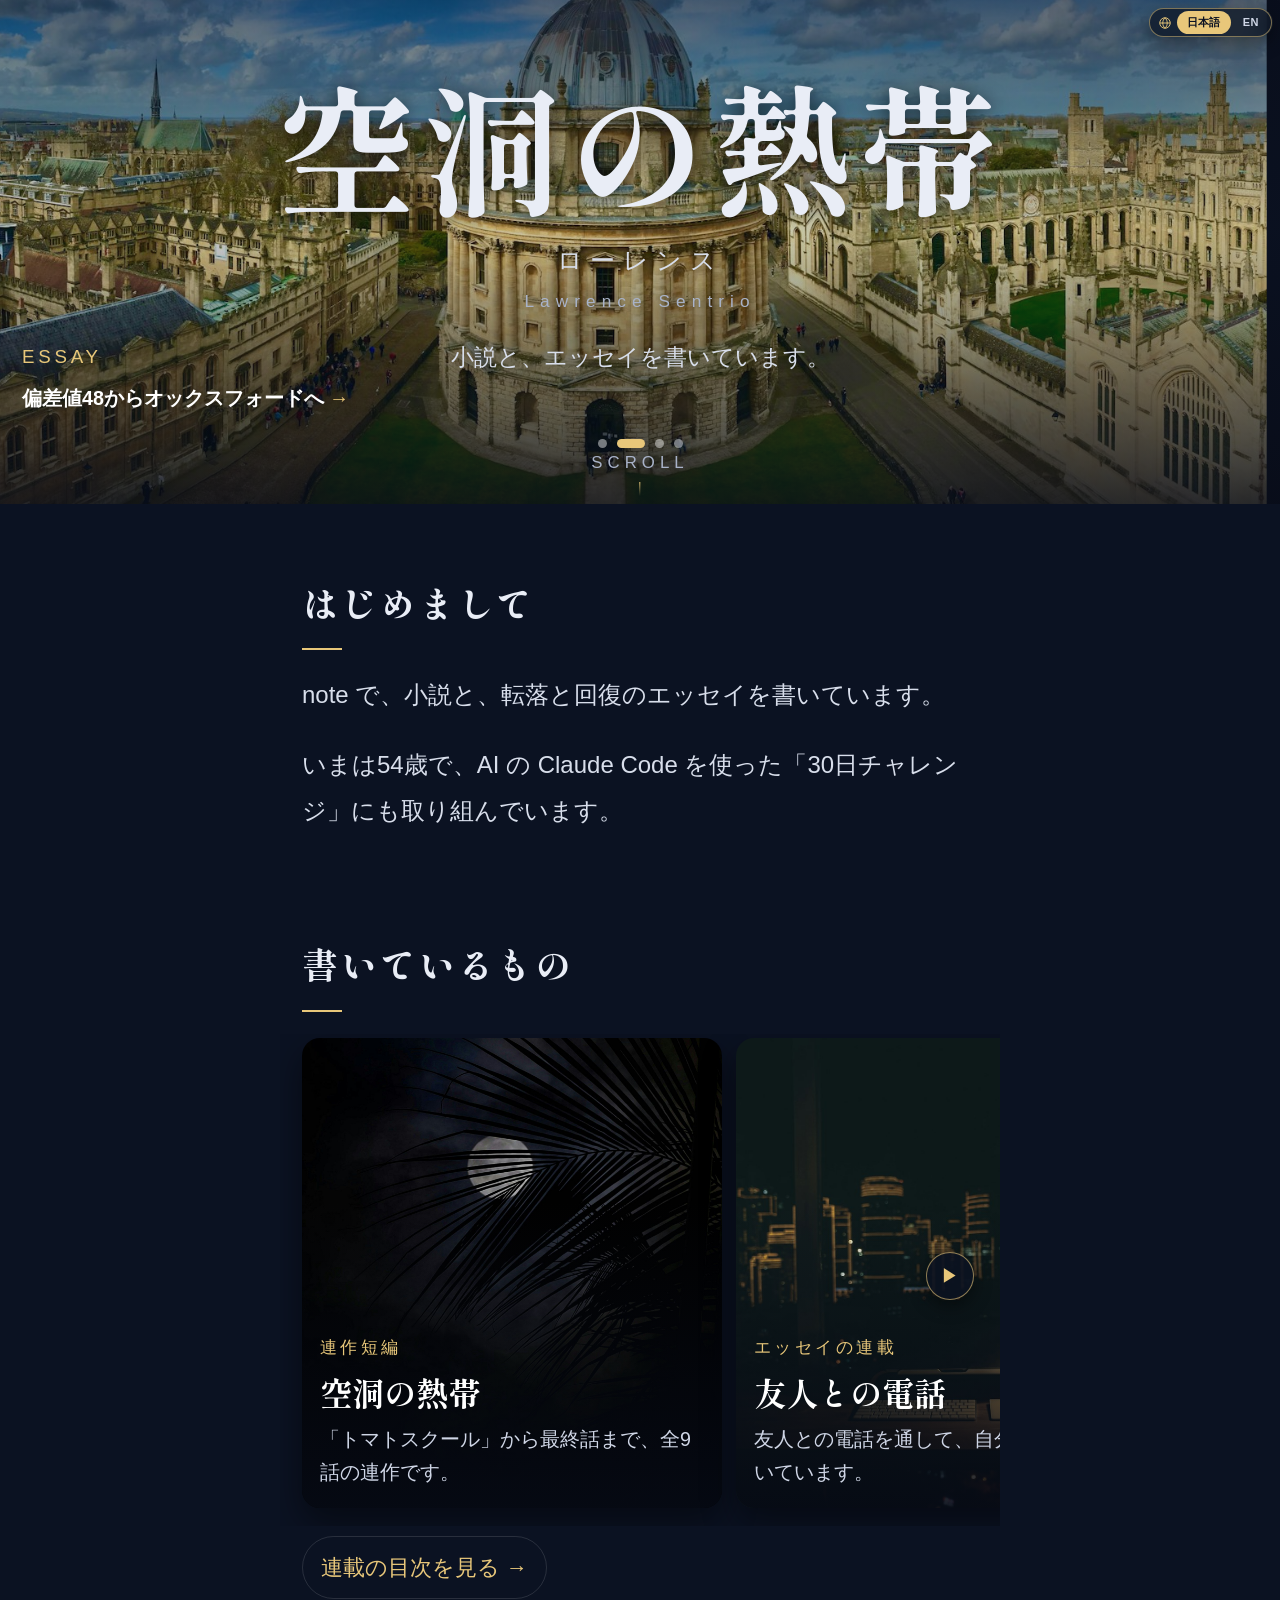
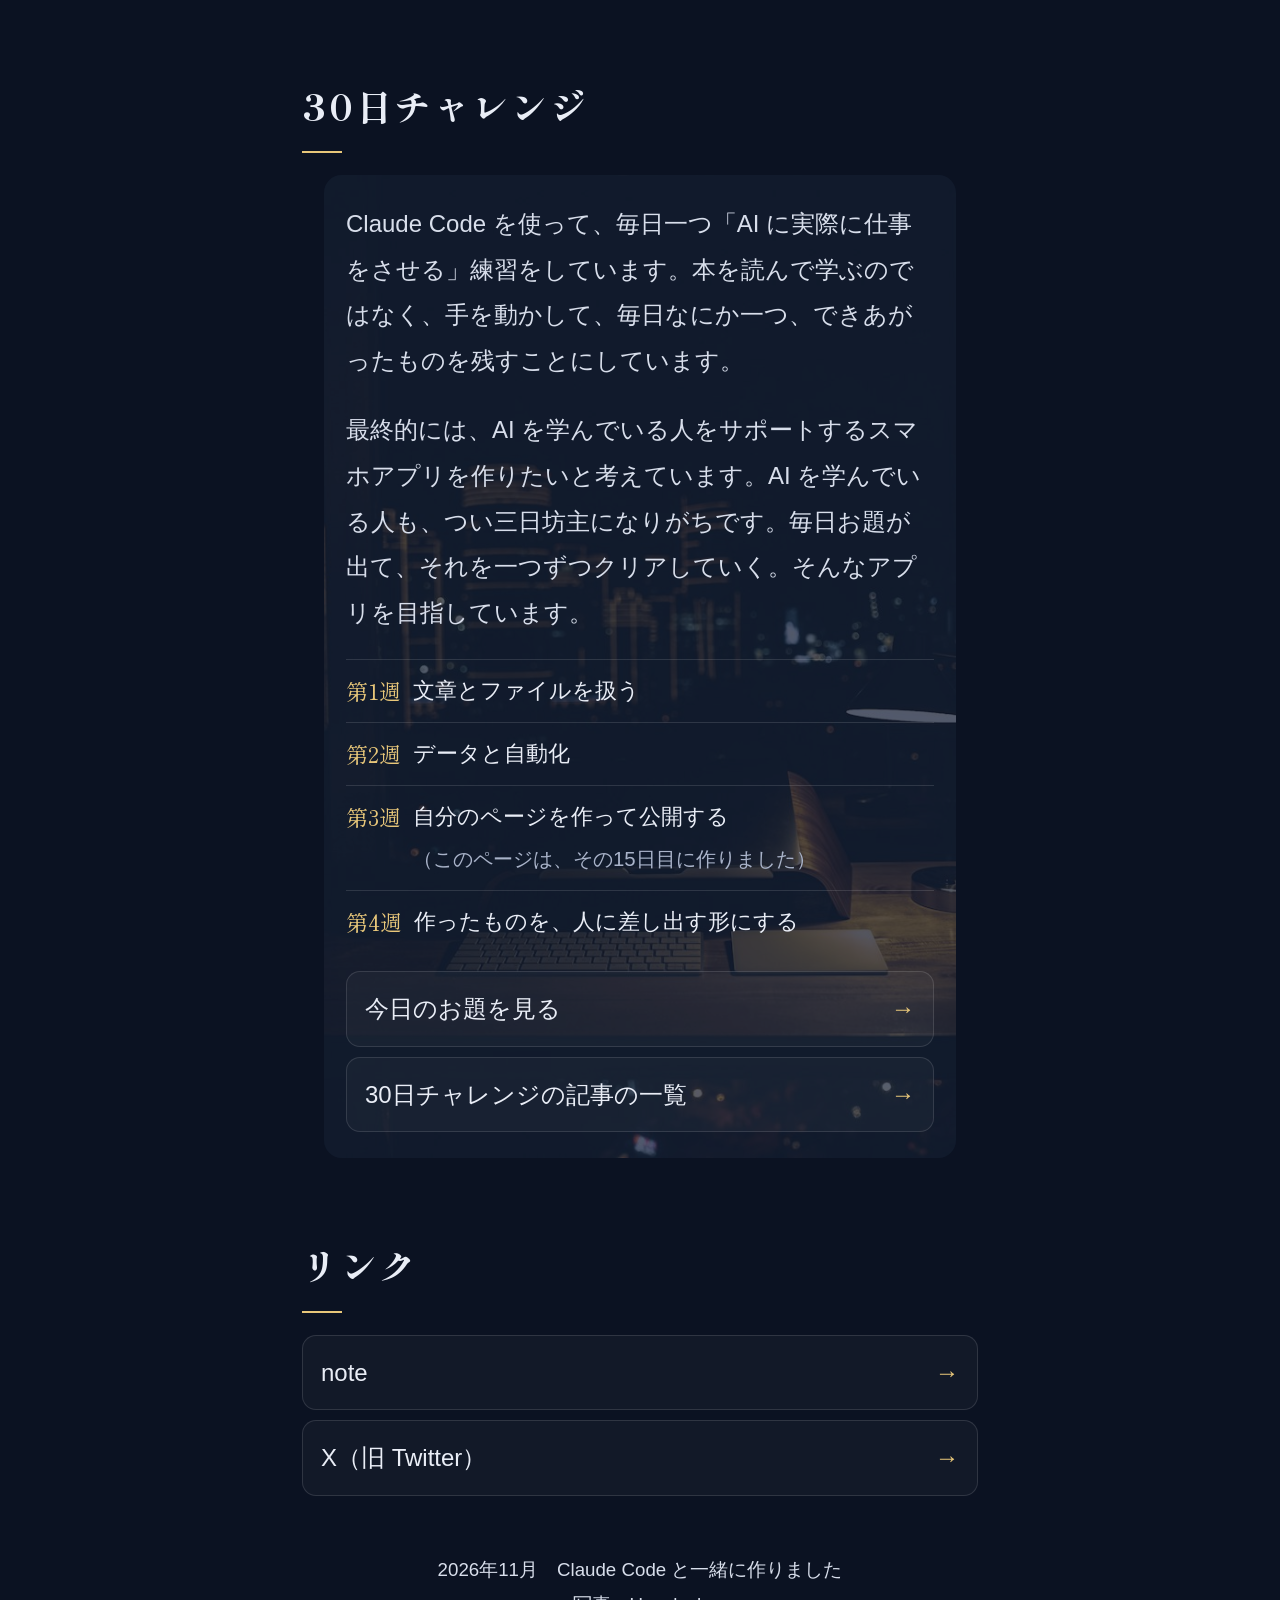
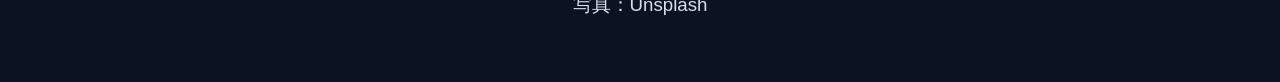
<file: index.html>
<!doctype html>
<html lang="ja">
<head>
  <meta charset="utf-8">
  <meta name="viewport" content="width=device-width, initial-scale=1">
  <title>空洞の熱帯｜ローレンス</title>
  <meta name="description" content="小説とエッセイを書いているローレンスの自己紹介ページです。">
  <link rel="icon" type="image/png" href="icon.png">
  <link rel="apple-touch-icon" href="apple-touch-icon.png">
  <link rel="preconnect" href="https://fonts.googleapis.com">
  <link rel="preconnect" href="https://fonts.gstatic.com" crossorigin>
  <link rel="stylesheet" href="https://fonts.googleapis.com/css2?family=Shippori+Mincho+B1:wght@500;800&display=swap">
  <style>
    :root {
      --night: #0b1222; --deep: #121b33; --ink: #e9edf6; --sub: #a9b3c9; --gold: #e8c77a; --line: rgba(255,255,255,.12);
    }
    * { box-sizing: border-box; }
    /* 文字はすべて1.5倍（ふつうの16px → 24px）。題名だけは、さらに大きく2倍 */
    html { scroll-behavior: smooth; font-size: 150%; }
    body { margin: 0; background: var(--night); color: var(--ink); font-family: "Hiragino Sans", "Yu Gothic UI", "Yu Gothic", "Meiryo", sans-serif; line-height: 1.9; -webkit-font-smoothing: antialiased; }
    a { color: var(--gold); }
    .mincho { font-family: "Shippori Mincho B1", serif; }

    /* ---------- いちばん上：写真が左右に流れるスライド ---------- */
    .hero { position: relative; height: 56svh; min-height: 491px; max-height: 600px; overflow: hidden; touch-action: pan-y; }
    .track { display: flex; height: 100%; transition: transform 1.1s cubic-bezier(.65,0,.35,1); }
    .slide { position: relative; flex: 0 0 100%; height: 100%; overflow: hidden; display: block; color: #fff; text-decoration: none; }
    .cap b::after { content: " →"; color: var(--gold); }
    .slide img { position: absolute; inset: 0; width: 100%; height: 100%; object-fit: cover; transform: scale(1.12) translateX(2%); transition: transform 7s ease-out; }
    .slide.on img { transform: scale(1.02) translateX(-2%); }
    .slide::after { content: ""; position: absolute; inset: 0; background: linear-gradient(180deg, rgba(8,12,24,.6) 0%, rgba(8,12,24,.2) 45%, rgba(8,12,24,.85) 100%); }
    .cap { position: absolute; left: 22px; right: 22px; bottom: 84px; z-index: 2; color: #fff; opacity: 0; transform: translateY(14px); transition: opacity .8s .5s, transform .8s .5s; }
    .slide.on .cap { opacity: 1; transform: none; }
    .cap small { display: block; font-size: .78rem; letter-spacing: .2em; color: var(--gold); }
    .cap b { font-size: .82rem; font-weight: 600; }

    .title { position: absolute; top: 0; left: 0; right: 0; z-index: 3; padding: 40px 22px 0; text-align: center; pointer-events: none; text-shadow: 0 2px 18px rgba(0,0,0,.6); }
    /* 題名は前の2倍（いちばん大きくて140px）。スマホでは、画面の幅に収まるいちばん大きな大きさ */
    .title h1 { margin: 0; font-size: min(17.5vw, 5.84rem); line-height: 1.25; font-weight: 800; letter-spacing: .04em; white-space: nowrap; }
    .title .name { margin: 6px 0 0; font-size: 1.05rem; letter-spacing: .3em; }
    .title .en { margin: 0; font-size: .72rem; letter-spacing: .35em; color: var(--sub); }
    .title .lead { margin: 18px 0 0; font-size: .95rem; }

    .dots { position: absolute; z-index: 4; left: 0; right: 0; bottom: 56px; display: flex; justify-content: center; gap: 10px; }
    .dots button { width: 9px; height: 9px; padding: 0; border: 0; border-radius: 99px; background: rgba(255,255,255,.45); cursor: pointer; transition: width .4s, background .4s; }
    .dots button.on { width: 28px; background: var(--gold); }
    .scroll { position: absolute; z-index: 4; left: 50%; bottom: 8px; transform: translateX(-50%); color: var(--sub); font-size: .7rem; letter-spacing: .3em; text-decoration: none; text-align: center; }
    .scroll::after { content: ""; display: block; width: 1px; height: 14px; margin: 3px auto 0; background: linear-gradient(var(--gold), transparent); animation: drop 2s infinite; }
    @keyframes drop { 0% { transform: scaleY(0); transform-origin: top; } 50% { transform: scaleY(1); transform-origin: top; } 51% { transform-origin: bottom; } 100% { transform: scaleY(0); transform-origin: bottom; } }

    /* ---------- 本文 ---------- */
    main { max-width: 720px; margin: 0 auto; padding: 0 0 40px; }
    section { padding: 64px 22px 8px; }
    h2 { margin: 0 0 22px; font-family: "Shippori Mincho B1", serif; font-size: 1.5rem; font-weight: 800; letter-spacing: .08em; }
    h2::after { content: ""; display: block; width: 40px; height: 2px; margin-top: 12px; background: var(--gold); }
    p { margin: 0 0 1em; color: #d8deeb; }
    .note { font-size: .85rem; color: var(--sub); }

    /* ふわっと出てくる */
    .reveal { opacity: 0; transform: translateY(28px); transition: opacity .9s, transform .9s; }
    .reveal.in { opacity: 1; transform: none; }

    /* ---------- 書いているもの：横に流れるカード ---------- */
    .cards { display: flex; gap: 14px; overflow-x: auto; scroll-snap-type: x mandatory; padding: 4px 22px 18px; margin: 0 -22px; scrollbar-width: none; }
    .cards::-webkit-scrollbar { display: none; }
    .card { flex: 0 0 82%; max-width: 420px; scroll-snap-align: center; position: relative; height: 470px; border-radius: 18px; overflow: hidden; text-decoration: none; color: #fff; box-shadow: 0 14px 34px rgba(0,0,0,.45); }
    .card img { position: absolute; inset: 0; width: 100%; height: 100%; object-fit: cover; transform: scale(1.06); transition: transform 1.2s ease-out; }
    .card:hover img, .card.in img { transform: scale(1); }
    .card::after { content: ""; position: absolute; inset: 0; background: linear-gradient(180deg, transparent 35%, rgba(6,10,20,.92)); }
    .card .body { position: absolute; z-index: 1; left: 18px; right: 18px; bottom: 18px; }
    .card .kind { font-size: .72rem; letter-spacing: .2em; color: var(--gold); }
    .card h3 { margin: 4px 0 6px; font-family: "Shippori Mincho B1", serif; font-size: 1.35rem; line-height: 1.5; }
    .card p { margin: 0; font-size: .82rem; color: #cfd6e6; line-height: 1.7; }
    .hint { font-size: .75rem; color: var(--sub); text-align: right; margin: 0; }
    .more { display: inline-block; margin-top: 10px; padding: 10px 18px; border: 1px solid var(--line); border-radius: 99px; text-decoration: none; font-size: .9rem; }

    /* ---------- 30日チャレンジ ---------- */
    .challenge { position: relative; margin: 0 22px; padding: 26px 22px; border-radius: 18px; overflow: hidden; background: var(--deep); }
    .challenge::before { content: ""; position: absolute; inset: 0; background: url(img/desk.jpg) center/cover; opacity: .28; }
    .challenge > * { position: relative; }
    .weeks { list-style: none; padding: 0; margin: 18px 0; }
    .weeks li { display: flex; gap: 12px; padding: 10px 0; border-top: 1px solid var(--line); font-size: .92rem; }
    .weeks li span { flex: 0 0 auto; color: var(--gold); font-family: "Shippori Mincho B1", serif; }

    .links { list-style: none; padding: 0; margin: 0; display: grid; gap: 10px; }
    .links a { display: block; padding: 14px 18px; border: 1px solid var(--line); border-radius: 14px; text-decoration: none; color: var(--ink); background: rgba(255,255,255,.03); }
    .links a::after { content: "→"; float: right; color: var(--gold); }

    footer { padding: 48px 22px 0; text-align: center; font-size: .78rem; color: var(--sub); }

    @media (prefers-reduced-motion: reduce) {
      .track, .slide img, .cap, .reveal, .card img { transition: none !important; }
      .scroll::after { animation: none; }
      .reveal { opacity: 1; transform: none; }
    }
  </style>
  <link rel="stylesheet" href="mobile.css?v=20261122b">
  <script src="fit.js?v=20261122b" defer></script>
</head>
<body class="p-top">
  <header class="hero" id="hero">
    <div class="track" id="track">
      <a class="slide on" href="mokuji.html#kudo">
        <img src="img/tropic.jpg" alt="月の光に浮かぶ、ヤシの葉のシルエット" fetchpriority="high">
        <div class="cap"><small>NOVEL</small><b><span class="nw">連作短編</span><span class="nw">「空洞の熱帯」</span></b></div>
      </a>
      <a class="slide" href="mokuji.html#oxford">
        <img src="img/oxford.jpg" alt="オックスフォードのラドクリフ・カメラと、まわりのカレッジ" loading="lazy">
        <div class="cap"><small>ESSAY</small><b><span class="nw">偏差値48から</span><span class="nw">オックスフォードへ</span></b></div>
      </a>
      <a class="slide" href="mokuji.html#keaton">
        <img src="img/toronto.jpg" alt="夕暮れのトロントの街と、CNタワー" loading="lazy">
        <div class="cap"><small>ESSAY</small><b><span class="nw">トロント</span><span class="nw">留学のこと</span></b></div>
      </a>
      <a class="slide" href="mokuji.html#challenge">
        <img src="img/desk.jpg" alt="夜の窓辺で、明かりのついた机" loading="lazy">
        <div class="cap"><small>CHALLENGE</small><b><span class="nw">Claude Code で</span><span class="nw">30日チャレンジ</span></b></div>
      </a>
    </div>

    <a class="title" href="index.html" style="pointer-events:auto;color:inherit;text-decoration:none" title="このページを読み直す">
      <h1 class="mincho">空洞の熱帯</h1>
      <p class="name">ローレンス</p>
      <p class="en">Lawrence Sentrio</p>
      <p class="lead">小説と、エッセイを書いています。</p>
    </a>

    <div class="dots" id="dots" aria-label="写真の切りかえ"></div>
    <a class="scroll" href="#hello">SCROLL</a>
  </header>

  <main>
    <section id="hello" class="reveal">
      <h2>はじめまして</h2>
      <p>note で、小説と、転落と回復のエッセイを書いています。</p>
      <p>いまは54歳で、AI の Claude Code を使った「30日チャレンジ」にも取り組んでいます。</p>
    </section>

    <section class="reveal">
      <h2>書いているもの</h2>
      <div class="cards" data-arrows>
        <a class="card" href="mokuji.html#kudo">
          <img src="img/tropic.jpg" alt="" loading="lazy">
          <div class="body"><div class="kind">連作短編</div><h3><span class="nw">空洞の</span><span class="nw">熱帯</span></h3><p>「トマトスクール」から最終話まで、全9話の連作です。</p></div>
        </a>
        <a class="card" href="mokuji.html#friend">
          <img src="img/desk.jpg" alt="" loading="lazy">
          <div class="body"><div class="kind">エッセイの連載</div><h3><span class="nw">友人との</span><span class="nw">電話</span></h3><p>友人との電話を通して、自分の暮らしを書いています。</p></div>
        </a>
        <a class="card" href="mokuji.html#oxford">
          <img src="img/oxford.jpg" alt="" loading="lazy">
          <div class="body"><div class="kind">連載</div><h3><span class="nw">偏差値48から</span><br><span class="nw">オックスフォードへ</span></h3></div>
        </a>
        <a class="card" href="mokuji.html#keaton">
          <img src="img/toronto.jpg" alt="" loading="lazy">
          <div class="body"><div class="kind">連載</div><h3><span class="nw">トロント</span><span class="nw">留学の</span><span class="nw">こと</span></h3></div>
        </a>
      </div>
      <p class="hint">← 横にすべらせて見られます →</p>
      <a class="more" href="mokuji.html">連載の目次を見る →</a>
    </section>

    <section class="reveal">
      <h2>30日チャレンジ</h2>
      <div class="challenge">
        <p>Claude Code を使って、毎日一つ「AI に実際に仕事をさせる」練習をしています。本を読んで学ぶのではなく、手を動かして、毎日なにか一つ、できあがったものを残すことにしています。</p>
        <p>最終的には、AI を学んでいる人をサポートするスマホアプリを作りたいと考えています。AI を学んでいる人も、つい三日坊主になりがちです。毎日お題が出て、それを一つずつクリアしていく。そんなアプリを目指しています。</p>
        <ul class="weeks">
          <li><span>第1週</span>文章とファイルを扱う</li>
          <li><span>第2週</span>データと自動化</li>
          <li><span>第3週</span><div>自分のページを作って公開する<br><span class="note" style="color:var(--sub);font-family:inherit">（このページは、その15日目に作りました）</span></div></li>
          <li><span>第4週</span>作ったものを、人に差し出す形にする</li>
        </ul>
        <ul class="links">
          <li><a href="odai.html">今日のお題を見る</a></li>
          <li><a href="mokuji.html#challenge">30日チャレンジの記事の一覧</a></li>
        </ul>
      </div>
    </section>

    <section class="reveal">
      <h2>リンク</h2>
      <ul class="links">
        <li><a href="https://note.com/lawrence_sentrio" target="_blank" rel="noopener">note</a></li>
        <li><a href="https://x.com/LawrenceSentrio" target="_blank" rel="noopener">X（旧 Twitter）</a></li>
      </ul>
    </section>

    <footer>
      <p>2026年11月　Claude Code と一緒に作りました<br>写真：Unsplash</p>
    </footer>
  </main>

  <script>
    // いちばん上の写真を、左右にすべらせて切りかえる（5秒ごと。指でスワイプしても切りかわる）
    (function () {
      var track = document.getElementById('track');
      var slides = track.children;
      var dots = document.getElementById('dots');
      var n = slides.length, i = 0, timer = null;
      var still = window.matchMedia('(prefers-reduced-motion: reduce)').matches;
      for (var k = 0; k < n; k++) {
        var b = document.createElement('button');
        b.type = 'button';
        b.setAttribute('aria-label', (k + 1) + '枚目の写真');
        (function (k) { b.onclick = function () { go(k); restart(); }; })(k);
        dots.appendChild(b);
      }
      function go(k) {
        i = (k + n) % n;
        track.style.transform = 'translateX(' + (-100 * i) + '%)';
        for (var j = 0; j < n; j++) {
          slides[j].classList.toggle('on', j === i);
          dots.children[j].classList.toggle('on', j === i);
        }
      }
      function restart() {
        clearInterval(timer);
        if (!still) timer = setInterval(function () { go(i + 1); }, 5000);
      }
      var x0 = null, moved = false;
      track.addEventListener('click', function (e) { if (moved) { e.preventDefault(); moved = false; } });
      var hero = document.getElementById('hero');
      hero.addEventListener('touchstart', function (e) { x0 = e.touches[0].clientX; moved = false; }, { passive: true });
      hero.addEventListener('touchend', function (e) {
        if (x0 === null) return;
        var dx = e.changedTouches[0].clientX - x0;
        if (Math.abs(dx) > 40) { moved = true; go(dx < 0 ? i + 1 : i - 1); restart(); }
        x0 = null;
      });
      go(0); restart();

      // 下の文章とカードは、画面に入ったらふわっと出す
      var io = new IntersectionObserver(function (es) {
        es.forEach(function (e) { if (e.isIntersecting) { e.target.classList.add('in'); io.unobserve(e.target); } });
      }, { threshold: 0.15 });
      document.querySelectorAll('.reveal, .card').forEach(function (el) { io.observe(el); });
    })();
  </script>
  <!-- 横にすべるカードの切りかえ：スマホは指ですべらせる（「← 横にすべらせて見られます →」を出す）。
       パソコン（マウスで操作する画面）は、案内を隠して、左右の ◀ ▶ を押して動かす -->
  <style>
    .hscroll { position: relative; }
    .hscroll .arrow { display: none; }
    @media (hover: hover) and (pointer: fine) {
      .hint { display: none; }
      .hscroll .arrow { display: flex; align-items: center; justify-content: center; position: absolute; z-index: 5; top: 50%; width: 48px; height: 48px; margin-top: -28px; border: 1px solid rgba(232,199,122,.6); border-radius: 50%; background: rgba(11,18,34,.85); color: #e8c77a; font-size: 18px; cursor: pointer; box-shadow: 0 6px 18px rgba(0,0,0,.45); transition: opacity .3s, background .3s; }
      .hscroll .arrow:hover { background: rgba(30,44,80,.95); }
      .hscroll .arrow.prev { left: 4px; }
      .hscroll .arrow.next { right: 4px; }
      .hscroll .arrow[disabled] { opacity: 0; pointer-events: none; }
    }
  </style>
  <script>
    (function () {
      document.querySelectorAll('[data-arrows]').forEach(function (row) {
        var wrap = document.createElement('div');
        wrap.className = 'hscroll';
        row.parentNode.insertBefore(wrap, row);
        wrap.appendChild(row);
        function make(cls, label, text, dir) {
          var b = document.createElement('button');
          b.type = 'button'; b.className = 'arrow ' + cls; b.setAttribute('aria-label', label); b.textContent = text;
          b.addEventListener('click', function () {
            var first = row.firstElementChild;
            var step = first ? first.getBoundingClientRect().width + 12 : row.clientWidth * 0.8;
            row.scrollBy({ left: dir * step, behavior: 'smooth' });
          });
          wrap.appendChild(b);
          return b;
        }
        var prev = make('prev', '前へ', '◀', -1), next = make('next', '次へ', '▶', 1);
        function update() {
          var max = row.scrollWidth - row.clientWidth - 2;
          prev.disabled = row.scrollLeft <= 2;
          next.disabled = row.scrollLeft >= max;
        }
        row.addEventListener('scroll', update, { passive: true });
        addEventListener('resize', update);
        update();
      });
    })();
  </script>
  <!-- 右側についてくる「トップへ」：右の細い線が、いまページのどのあたりかを金色で示す。丸いボタンを押すと、いちばん上へ戻る -->
  <style>
    .rail { position: fixed; z-index: 50; top: 18vh; right: 6px; width: 4px; height: 52vh; border-radius: 4px; background: rgba(255,255,255,.12); opacity: 0; transition: opacity .4s; pointer-events: none; }
    .rail i { display: block; width: 100%; height: 0; border-radius: 4px; background: #e8c77a; }
    .totop { position: fixed; z-index: 51; right: 14px; bottom: 18px; width: 64px; height: 64px; border: 1px solid rgba(232,199,122,.6); border-radius: 50%; background: rgba(11,18,34,.82); color: #e8c77a; font: 600 13px/1.1 "Hiragino Sans", "Yu Gothic UI", sans-serif; letter-spacing: .05em; cursor: pointer; box-shadow: 0 8px 22px rgba(0,0,0,.45); -webkit-backdrop-filter: blur(6px); backdrop-filter: blur(6px); opacity: 0; transform: translateY(16px); transition: opacity .35s, transform .35s; pointer-events: none; }
    .totop span { display: block; font-size: 20px; line-height: 1; margin-bottom: 2px; }
    .show .rail, .show .totop { opacity: 1; }
    .show .totop { transform: none; pointer-events: auto; }
    @media (prefers-reduced-motion: reduce) { .rail, .totop { transition: none; } }
  </style>
  <div id="totopBox">
    <div class="rail" aria-hidden="true"><i id="railFill"></i></div>
    <button class="totop" type="button" aria-label="ページのいちばん上へ戻る"><span>▲</span>トップ</button>
  </div>
  <script>
    (function () {
      var box = document.getElementById('totopBox'), fill = document.getElementById('railFill');
      function update() {
        var max = document.documentElement.scrollHeight - innerHeight;
        var y = scrollY;
        box.classList.toggle('show', y > 300);
        fill.style.height = (max > 0 ? Math.min(100, y / max * 100) : 0) + '%';
      }
      addEventListener('scroll', update, { passive: true });
      addEventListener('resize', update);
      box.querySelector('.totop').addEventListener('click', function () { scrollTo({ top: 0, behavior: 'smooth' }); });
      update();
    })();
  </script>
  <!-- 日本語と英語の切りかえ（右上にずっと出ている）。押すと、同じページの同じ場所の、もう一方の言葉のページへ移る。
       ja は、このページの言葉（ja か en）。作るときに入れかえる -->
  <style>
    .langsw { position: fixed; z-index: 60; top: 8px; right: 8px; display: flex; align-items: center; gap: 2px; padding: 2px 2px 2px 8px; border: 1px solid rgba(232,199,122,.5); border-radius: 99px; background: rgba(11,18,34,.72); -webkit-backdrop-filter: blur(8px); backdrop-filter: blur(8px); box-shadow: 0 6px 18px rgba(0,0,0,.4); font: 600 11px/1 "Hiragino Sans", "Yu Gothic UI", "Segoe UI", sans-serif; letter-spacing: .04em; }
    .langsw svg { width: 14px; height: 14px; margin-right: 3px; flex: 0 0 auto; }
    .langsw a { display: block; padding: 6px 10px; border-radius: 99px; color: #cfd6e6; text-decoration: none; transition: background .25s, color .25s; }
    .langsw a:hover { color: #e8c77a; }
    .langsw a.on { background: #e8c77a; color: #0b1222; cursor: default; }
    .hero .title { margin-top: 16px; }  /* 右上の切りかえと、題名が重ならないように */
    @media (prefers-reduced-motion: reduce) { .langsw a { transition: none; } }
  </style>
  <nav class="langsw" id="langSw" aria-label="言語 / Language">
    <svg viewBox="0 0 24 24" fill="none" stroke="#e8c77a" stroke-width="1.6" aria-hidden="true"><circle cx="12" cy="12" r="9"/><path d="M3 12h18M12 3c2.6 2.6 3.8 5.6 3.8 9s-1.2 6.4-3.8 9c-2.6-2.6-3.8-5.6-3.8-9S9.4 5.6 12 3z"/></svg>
    <a data-lang="ja" lang="ja" href="#">日本語</a>
    <a data-lang="en" lang="en" href="#">EN</a>
  </nav>
  <script>
    (function () {
      var cur = 'ja';
      var file = location.pathname.split('/').pop() || 'index.html';
      var other = cur === 'ja' ? 'en/' + file : '../' + file;
      document.querySelectorAll('#langSw a').forEach(function (a) {
        if (a.dataset.lang === cur) {
          a.classList.add('on');
          a.setAttribute('aria-current', 'page');
          a.addEventListener('click', function (e) { e.preventDefault(); });
          return;
        }
        a.href = other;
        a.addEventListener('click', function (e) {
          // 金色の印を、押したほうへ移してから、ページを移る（同じ場所 #oxford なども持っていく）
          e.preventDefault();
          document.querySelector('#langSw a.on').classList.remove('on');
          a.classList.add('on');
          setTimeout(function () { location.href = other + location.hash; }, 180);
        });
      });
    })();
  </script>
</body>
</html>
</file>
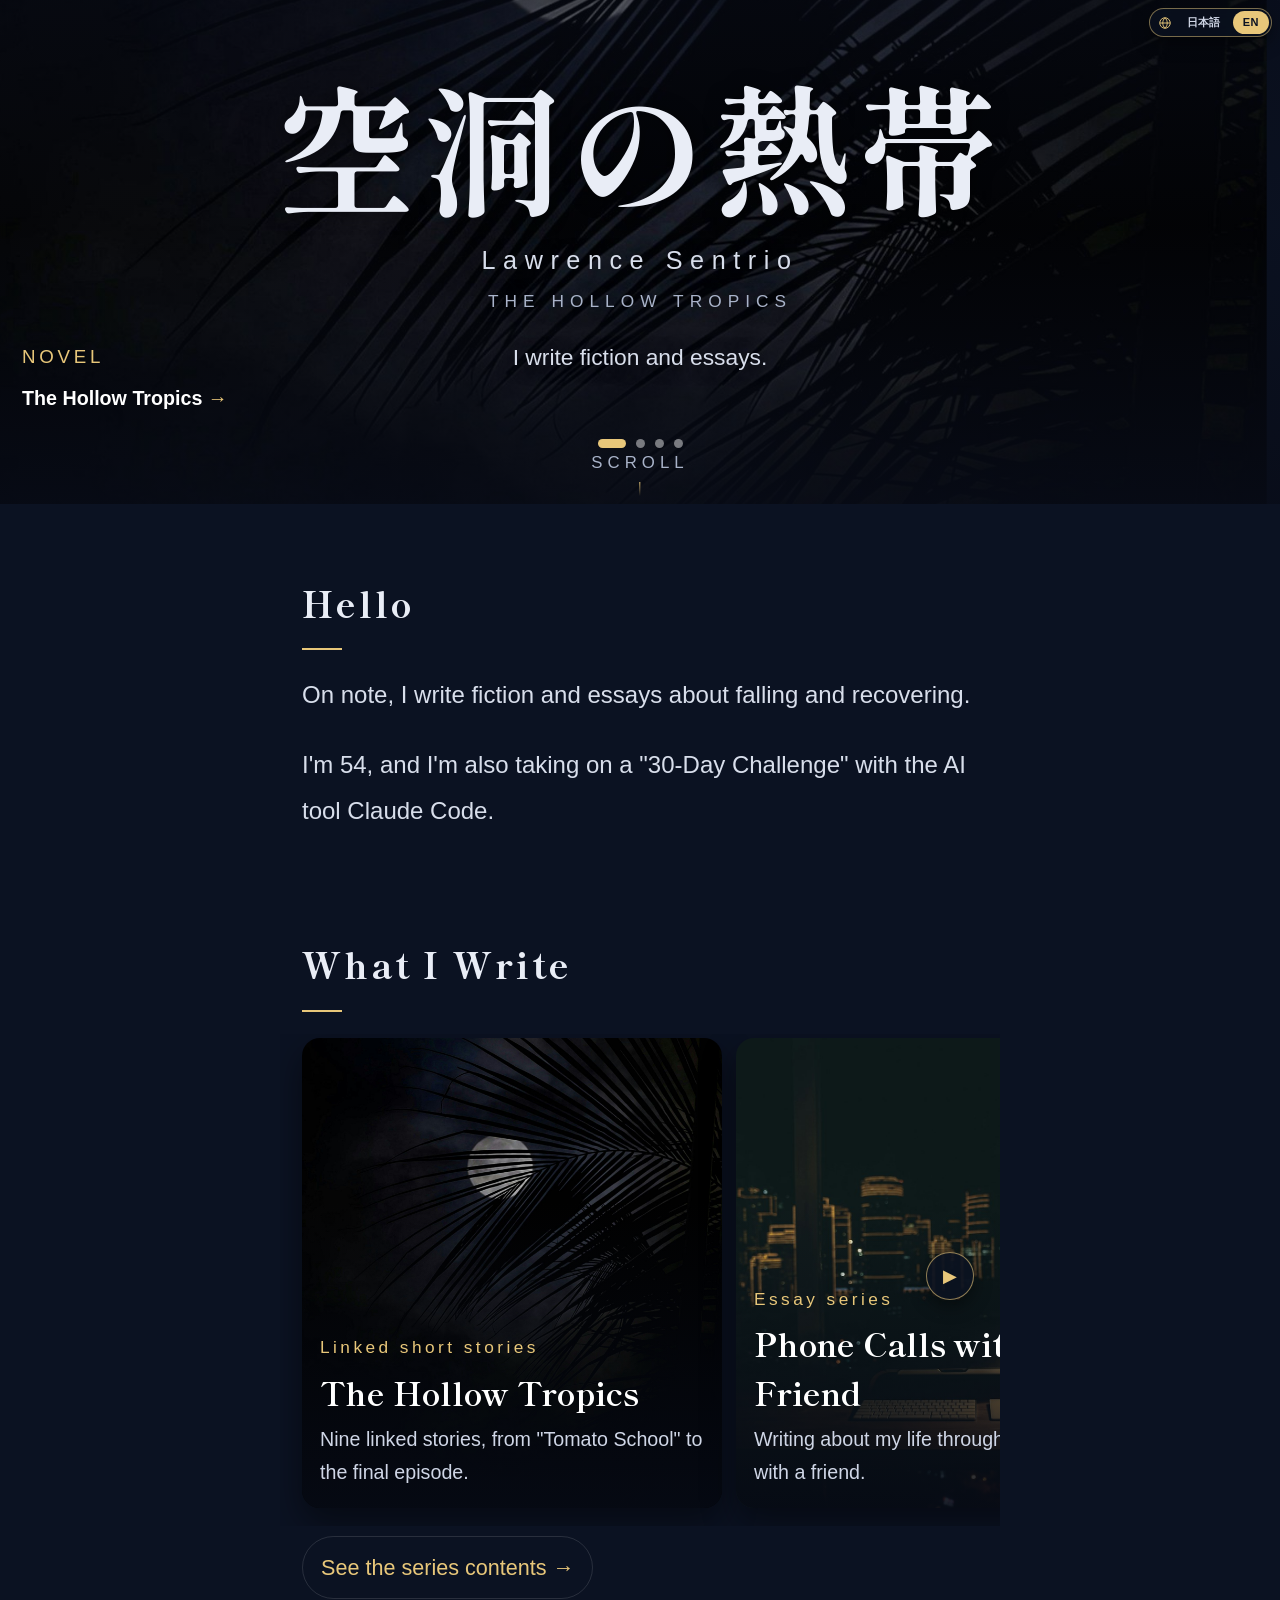
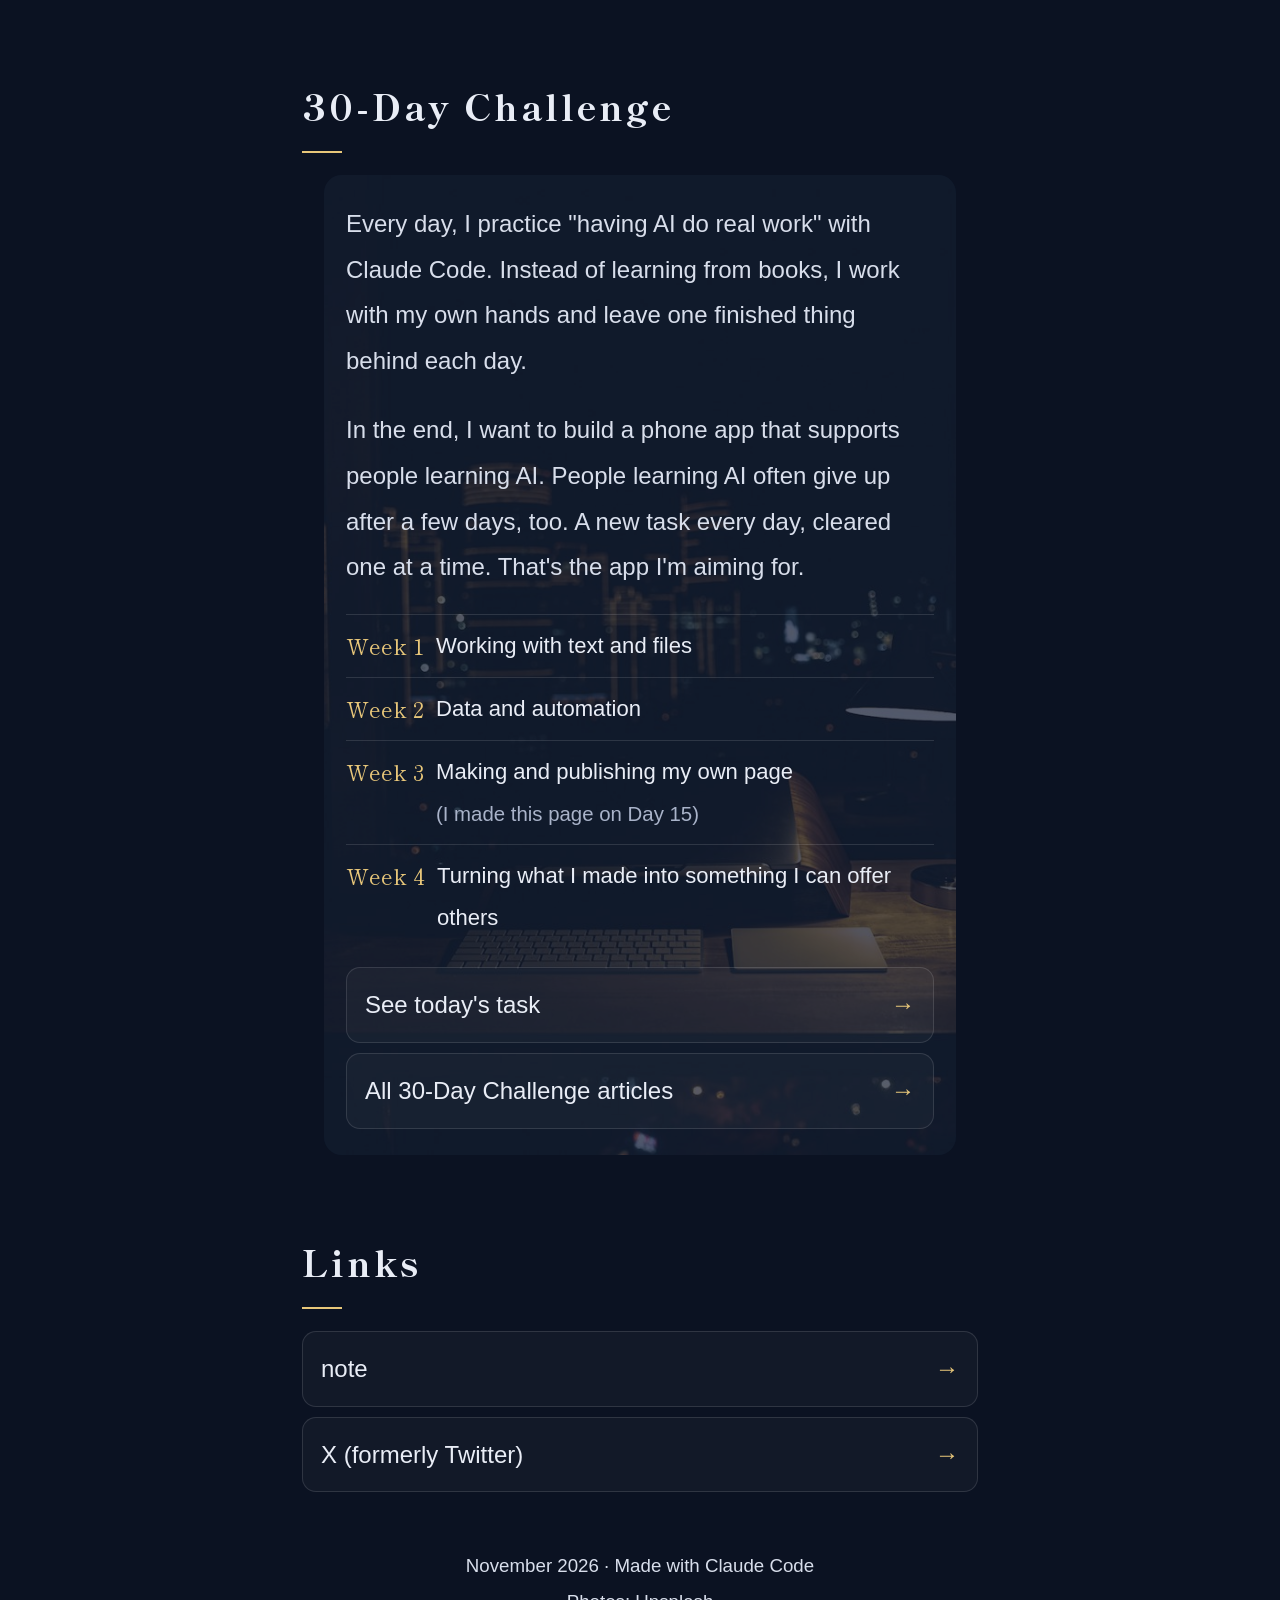
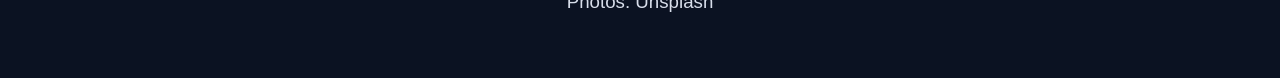
<file: en/index.html>
<!doctype html>
<html lang="en">
<head>
  <meta charset="utf-8">
  <meta name="viewport" content="width=device-width, initial-scale=1">
  <title>The Hollow Tropics | Lawrence</title>
  <meta name="description" content="Profile page of Lawrence, who writes fiction and essays.">
  <link rel="icon" type="image/png" href="../icon.png">
  <link rel="apple-touch-icon" href="../apple-touch-icon.png">
  <link rel="preconnect" href="https://fonts.googleapis.com">
  <link rel="preconnect" href="https://fonts.gstatic.com" crossorigin>
  <link rel="stylesheet" href="https://fonts.googleapis.com/css2?family=Shippori+Mincho+B1:wght@500;800&display=swap">
  <style>
    :root {
      --night: #0b1222; --deep: #121b33; --ink: #e9edf6; --sub: #a9b3c9; --gold: #e8c77a; --line: rgba(255,255,255,.12);
    }
    * { box-sizing: border-box; }
    /* 文字はすべて1.5倍（ふつうの16px → 24px）。題名だけは、さらに大きく2倍 */
    html { scroll-behavior: smooth; font-size: 150%; }
    body { margin: 0; background: var(--night); color: var(--ink); font-family: "Hiragino Sans", "Yu Gothic UI", "Yu Gothic", "Meiryo", sans-serif; line-height: 1.9; -webkit-font-smoothing: antialiased; }
    a { color: var(--gold); }
    .mincho { font-family: "Shippori Mincho B1", serif; }

    /* ---------- いちばん上：写真が左右に流れるスライド ---------- */
    .hero { position: relative; height: 56svh; min-height: 491px; max-height: 600px; overflow: hidden; touch-action: pan-y; }
    .track { display: flex; height: 100%; transition: transform 1.1s cubic-bezier(.65,0,.35,1); }
    .slide { position: relative; flex: 0 0 100%; height: 100%; overflow: hidden; display: block; color: #fff; text-decoration: none; }
    .cap b::after { content: " →"; color: var(--gold); }
    .slide img { position: absolute; inset: 0; width: 100%; height: 100%; object-fit: cover; transform: scale(1.12) translateX(2%); transition: transform 7s ease-out; }
    .slide.on img { transform: scale(1.02) translateX(-2%); }
    .slide::after { content: ""; position: absolute; inset: 0; background: linear-gradient(180deg, rgba(8,12,24,.6) 0%, rgba(8,12,24,.2) 45%, rgba(8,12,24,.85) 100%); }
    .cap { position: absolute; left: 22px; right: 22px; bottom: 84px; z-index: 2; color: #fff; opacity: 0; transform: translateY(14px); transition: opacity .8s .5s, transform .8s .5s; }
    .slide.on .cap { opacity: 1; transform: none; }
    .cap small { display: block; font-size: .78rem; letter-spacing: .2em; color: var(--gold); }
    .cap b { font-size: .82rem; font-weight: 600; }

    .title { position: absolute; top: 0; left: 0; right: 0; z-index: 3; padding: 40px 22px 0; text-align: center; pointer-events: none; text-shadow: 0 2px 18px rgba(0,0,0,.6); }
    /* 題名は前の2倍（いちばん大きくて140px）。スマホでは、画面の幅に収まるいちばん大きな大きさ */
    .title h1 { margin: 0; font-size: min(17.5vw, 5.84rem); line-height: 1.25; font-weight: 800; letter-spacing: .04em; white-space: nowrap; }
    .title .name { margin: 6px 0 0; font-size: 1.05rem; letter-spacing: .3em; }
    .title .en { margin: 0; font-size: .72rem; letter-spacing: .35em; color: var(--sub); }
    .title .lead { margin: 18px 0 0; font-size: .95rem; }

    .dots { position: absolute; z-index: 4; left: 0; right: 0; bottom: 56px; display: flex; justify-content: center; gap: 10px; }
    .dots button { width: 9px; height: 9px; padding: 0; border: 0; border-radius: 99px; background: rgba(255,255,255,.45); cursor: pointer; transition: width .4s, background .4s; }
    .dots button.on { width: 28px; background: var(--gold); }
    .scroll { position: absolute; z-index: 4; left: 50%; bottom: 8px; transform: translateX(-50%); color: var(--sub); font-size: .7rem; letter-spacing: .3em; text-decoration: none; text-align: center; }
    .scroll::after { content: ""; display: block; width: 1px; height: 14px; margin: 3px auto 0; background: linear-gradient(var(--gold), transparent); animation: drop 2s infinite; }
    @keyframes drop { 0% { transform: scaleY(0); transform-origin: top; } 50% { transform: scaleY(1); transform-origin: top; } 51% { transform-origin: bottom; } 100% { transform: scaleY(0); transform-origin: bottom; } }

    /* ---------- 本文 ---------- */
    main { max-width: 720px; margin: 0 auto; padding: 0 0 40px; }
    section { padding: 64px 22px 8px; }
    h2 { margin: 0 0 22px; font-family: "Shippori Mincho B1", serif; font-size: 1.5rem; font-weight: 800; letter-spacing: .08em; }
    h2::after { content: ""; display: block; width: 40px; height: 2px; margin-top: 12px; background: var(--gold); }
    p { margin: 0 0 1em; color: #d8deeb; }
    .note { font-size: .85rem; color: var(--sub); }

    /* ふわっと出てくる */
    .reveal { opacity: 0; transform: translateY(28px); transition: opacity .9s, transform .9s; }
    .reveal.in { opacity: 1; transform: none; }

    /* ---------- 書いているもの：横に流れるカード ---------- */
    .cards { display: flex; gap: 14px; overflow-x: auto; scroll-snap-type: x mandatory; padding: 4px 22px 18px; margin: 0 -22px; scrollbar-width: none; }
    .cards::-webkit-scrollbar { display: none; }
    .card { flex: 0 0 82%; max-width: 420px; scroll-snap-align: center; position: relative; height: 470px; border-radius: 18px; overflow: hidden; text-decoration: none; color: #fff; box-shadow: 0 14px 34px rgba(0,0,0,.45); }
    .card img { position: absolute; inset: 0; width: 100%; height: 100%; object-fit: cover; transform: scale(1.06); transition: transform 1.2s ease-out; }
    .card:hover img, .card.in img { transform: scale(1); }
    .card::after { content: ""; position: absolute; inset: 0; background: linear-gradient(180deg, transparent 35%, rgba(6,10,20,.92)); }
    .card .body { position: absolute; z-index: 1; left: 18px; right: 18px; bottom: 18px; }
    .card .kind { font-size: .72rem; letter-spacing: .2em; color: var(--gold); }
    .card h3 { margin: 4px 0 6px; font-family: "Shippori Mincho B1", serif; font-size: 1.35rem; line-height: 1.5; }
    .card p { margin: 0; font-size: .82rem; color: #cfd6e6; line-height: 1.7; }
    .hint { font-size: .75rem; color: var(--sub); text-align: right; margin: 0; }
    .more { display: inline-block; margin-top: 10px; padding: 10px 18px; border: 1px solid var(--line); border-radius: 99px; text-decoration: none; font-size: .9rem; }

    /* ---------- 30日チャレンジ ---------- */
    .challenge { position: relative; margin: 0 22px; padding: 26px 22px; border-radius: 18px; overflow: hidden; background: var(--deep); }
    .challenge::before { content: ""; position: absolute; inset: 0; background: url(../img/desk.jpg) center/cover; opacity: .28; }
    .challenge > * { position: relative; }
    .weeks { list-style: none; padding: 0; margin: 18px 0; }
    .weeks li { display: flex; gap: 12px; padding: 10px 0; border-top: 1px solid var(--line); font-size: .92rem; }
    .weeks li span { flex: 0 0 auto; color: var(--gold); font-family: "Shippori Mincho B1", serif; }

    .links { list-style: none; padding: 0; margin: 0; display: grid; gap: 10px; }
    .links a { display: block; padding: 14px 18px; border: 1px solid var(--line); border-radius: 14px; text-decoration: none; color: var(--ink); background: rgba(255,255,255,.03); }
    .links a::after { content: "→"; float: right; color: var(--gold); }

    footer { padding: 48px 22px 0; text-align: center; font-size: .78rem; color: var(--sub); }

    @media (prefers-reduced-motion: reduce) {
      .track, .slide img, .cap, .reveal, .card img { transition: none !important; }
      .scroll::after { animation: none; }
      .reveal { opacity: 1; transform: none; }
    }
  </style>
  <link rel="stylesheet" href="../mobile.css?v=20261122b">
  <script src="../fit.js?v=20261122b" defer></script>
</head>
<body class="p-top">
  <header class="hero" id="hero">
    <div class="track" id="track">
      <a class="slide on" href="mokuji.html#kudo">
        <img src="../img/tropic.jpg" alt="Silhouette of palm leaves in the moonlight" fetchpriority="high">
        <div class="cap"><small>NOVEL</small><b>The Hollow Tropics</b></div>
      </a>
      <a class="slide" href="mokuji.html#oxford">
        <img src="../img/oxford.jpg" alt="The Radcliffe Camera and surrounding colleges in Oxford" loading="lazy">
        <div class="cap"><small>ESSAY</small><b>From Below Average to Oxford</b></div>
      </a>
      <a class="slide" href="mokuji.html#keaton">
        <img src="../img/toronto.jpg" alt="Toronto and the CN Tower at dusk" loading="lazy">
        <div class="cap"><small>ESSAY</small><b>Studying in Toronto</b></div>
      </a>
      <a class="slide" href="mokuji.html#challenge">
        <img src="../img/desk.jpg" alt="A lit desk by the window at night" loading="lazy">
        <div class="cap"><small>CHALLENGE</small><b>My 30-Day AI Challenge</b></div>
      </a>
    </div>

    <a class="title" href="index.html" style="pointer-events:auto;color:inherit;text-decoration:none" title="Reload this page">
      <h1 class="mincho">空洞の熱帯</h1>
      <p class="name">Lawrence Sentrio</p>
      <p class="en">THE HOLLOW TROPICS</p>
      <p class="lead">I write fiction and essays.</p>
    </a>

    <div class="dots" id="dots" aria-label="Photo slides"></div>
    <a class="scroll" href="#hello">SCROLL</a>
  </header>

  <main>
    <section id="hello" class="reveal">
      <h2>Hello</h2>
      <p>On note, I write fiction and essays about falling and recovering.</p>
      <p>I'm 54, and I'm also taking on a "30-Day Challenge" with the AI tool Claude Code.</p>
    </section>

    <section class="reveal">
      <h2>What I Write</h2>
      <div class="cards" data-arrows>
        <a class="card" href="mokuji.html#kudo">
          <img src="../img/tropic.jpg" alt="" loading="lazy">
          <div class="body"><div class="kind">Linked short stories</div><h3>The Hollow Tropics</h3><p>Nine linked stories, from "Tomato School" to the final episode.</p></div>
        </a>
        <a class="card" href="mokuji.html#friend">
          <img src="../img/desk.jpg" alt="" loading="lazy">
          <div class="body"><div class="kind">Essay series</div><h3>Phone Calls with a Friend</h3><p>Writing about my life through phone calls with a friend.</p></div>
        </a>
        <a class="card" href="mokuji.html#oxford">
          <img src="../img/oxford.jpg" alt="" loading="lazy">
          <div class="body"><div class="kind">Series</div><h3>From Below Average<br>to Oxford</h3></div>
        </a>
        <a class="card" href="mokuji.html#keaton">
          <img src="../img/toronto.jpg" alt="" loading="lazy">
          <div class="body"><div class="kind">Series</div><h3>Studying in Toronto</h3></div>
        </a>
      </div>
      <p class="hint">← Swipe to see more →</p>
      <a class="more" href="mokuji.html">See the series contents →</a>
    </section>

    <section class="reveal">
      <h2>30-Day Challenge</h2>
      <div class="challenge">
        <p>Every day, I practice "having AI do real work" with Claude Code. Instead of learning from books, I work with my own hands and leave one finished thing behind each day.</p>
        <p>In the end, I want to build a phone app that supports people learning AI. People learning AI often give up after a few days, too. A new task every day, cleared one at a time. That's the app I'm aiming for.</p>
        <ul class="weeks">
          <li><span>Week 1</span>Working with text and files</li>
          <li><span>Week 2</span>Data and automation</li>
          <li><span>Week 3</span><div>Making and publishing my own page<br><span class="note" style="color:var(--sub);font-family:inherit">(I made this page on Day 15)</span></div></li>
          <li><span>Week 4</span>Turning what I made into something I can offer others</li>
        </ul>
        <ul class="links">
          <li><a href="odai.html">See today's task</a></li>
          <li><a href="mokuji.html#challenge">All 30-Day Challenge articles</a></li>
        </ul>
      </div>
    </section>

    <section class="reveal">
      <h2>Links</h2>
      <ul class="links">
        <li><a href="https://note.com/lawrence_sentrio" target="_blank" rel="noopener">note</a></li>
        <li><a href="https://x.com/LawrenceSentrio" target="_blank" rel="noopener">X (formerly Twitter)</a></li>
      </ul>
    </section>

    <footer>
      <p>November 2026 · Made with Claude Code<br>Photos: Unsplash</p>
    </footer>
  </main>

  <script>
    // いちばん上の写真を、左右にすべらせて切りかえる（5秒ごと。指でスワイプしても切りかわる）
    (function () {
      var track = document.getElementById('track');
      var slides = track.children;
      var dots = document.getElementById('dots');
      var n = slides.length, i = 0, timer = null;
      var still = window.matchMedia('(prefers-reduced-motion: reduce)').matches;
      for (var k = 0; k < n; k++) {
        var b = document.createElement('button');
        b.type = 'button';
        b.setAttribute('aria-label', 'Photo ' + (k + 1));
        (function (k) { b.onclick = function () { go(k); restart(); }; })(k);
        dots.appendChild(b);
      }
      function go(k) {
        i = (k + n) % n;
        track.style.transform = 'translateX(' + (-100 * i) + '%)';
        for (var j = 0; j < n; j++) {
          slides[j].classList.toggle('on', j === i);
          dots.children[j].classList.toggle('on', j === i);
        }
      }
      function restart() {
        clearInterval(timer);
        if (!still) timer = setInterval(function () { go(i + 1); }, 5000);
      }
      var x0 = null, moved = false;
      track.addEventListener('click', function (e) { if (moved) { e.preventDefault(); moved = false; } });
      var hero = document.getElementById('hero');
      hero.addEventListener('touchstart', function (e) { x0 = e.touches[0].clientX; moved = false; }, { passive: true });
      hero.addEventListener('touchend', function (e) {
        if (x0 === null) return;
        var dx = e.changedTouches[0].clientX - x0;
        if (Math.abs(dx) > 40) { moved = true; go(dx < 0 ? i + 1 : i - 1); restart(); }
        x0 = null;
      });
      go(0); restart();

      // 下の文章とカードは、画面に入ったらふわっと出す
      var io = new IntersectionObserver(function (es) {
        es.forEach(function (e) { if (e.isIntersecting) { e.target.classList.add('in'); io.unobserve(e.target); } });
      }, { threshold: 0.15 });
      document.querySelectorAll('.reveal, .card').forEach(function (el) { io.observe(el); });
    })();
  </script>
  <!-- 横にすべるカードの切りかえ：スマホは指ですべらせる（「← Swipe to see more →」を出す）。
       パソコン（マウスで操作する画面）は、案内を隠して、左右の ◀ ▶ を押して動かす -->
  <style>
    .hscroll { position: relative; }
    .hscroll .arrow { display: none; }
    @media (hover: hover) and (pointer: fine) {
      .hint { display: none; }
      .hscroll .arrow { display: flex; align-items: center; justify-content: center; position: absolute; z-index: 5; top: 50%; width: 48px; height: 48px; margin-top: -28px; border: 1px solid rgba(232,199,122,.6); border-radius: 50%; background: rgba(11,18,34,.85); color: #e8c77a; font-size: 18px; cursor: pointer; box-shadow: 0 6px 18px rgba(0,0,0,.45); transition: opacity .3s, background .3s; }
      .hscroll .arrow:hover { background: rgba(30,44,80,.95); }
      .hscroll .arrow.prev { left: 4px; }
      .hscroll .arrow.next { right: 4px; }
      .hscroll .arrow[disabled] { opacity: 0; pointer-events: none; }
    }
  </style>
  <script>
    (function () {
      document.querySelectorAll('[data-arrows]').forEach(function (row) {
        var wrap = document.createElement('div');
        wrap.className = 'hscroll';
        row.parentNode.insertBefore(wrap, row);
        wrap.appendChild(row);
        function make(cls, label, text, dir) {
          var b = document.createElement('button');
          b.type = 'button'; b.className = 'arrow ' + cls; b.setAttribute('aria-label', label); b.textContent = text;
          b.addEventListener('click', function () {
            var first = row.firstElementChild;
            var step = first ? first.getBoundingClientRect().width + 12 : row.clientWidth * 0.8;
            row.scrollBy({ left: dir * step, behavior: 'smooth' });
          });
          wrap.appendChild(b);
          return b;
        }
        var prev = make('prev', 'Previous', '◀', -1), next = make('next', 'Next', '▶', 1);
        function update() {
          var max = row.scrollWidth - row.clientWidth - 2;
          prev.disabled = row.scrollLeft <= 2;
          next.disabled = row.scrollLeft >= max;
        }
        row.addEventListener('scroll', update, { passive: true });
        addEventListener('resize', update);
        update();
      });
    })();
  </script>
  <!-- 右側についてくる「トップへ」：右の細い線が、いまページのどのあたりかを金色で示す。丸いボタンを押すと、いちばん上へ戻る -->
  <style>
    .rail { position: fixed; z-index: 50; top: 18vh; right: 6px; width: 4px; height: 52vh; border-radius: 4px; background: rgba(255,255,255,.12); opacity: 0; transition: opacity .4s; pointer-events: none; }
    .rail i { display: block; width: 100%; height: 0; border-radius: 4px; background: #e8c77a; }
    .totop { position: fixed; z-index: 51; right: 14px; bottom: 18px; width: 64px; height: 64px; border: 1px solid rgba(232,199,122,.6); border-radius: 50%; background: rgba(11,18,34,.82); color: #e8c77a; font: 600 13px/1.1 "Hiragino Sans", "Yu Gothic UI", sans-serif; letter-spacing: .05em; cursor: pointer; box-shadow: 0 8px 22px rgba(0,0,0,.45); -webkit-backdrop-filter: blur(6px); backdrop-filter: blur(6px); opacity: 0; transform: translateY(16px); transition: opacity .35s, transform .35s; pointer-events: none; }
    .totop span { display: block; font-size: 20px; line-height: 1; margin-bottom: 2px; }
    .show .rail, .show .totop { opacity: 1; }
    .show .totop { transform: none; pointer-events: auto; }
    @media (prefers-reduced-motion: reduce) { .rail, .totop { transition: none; } }
  </style>
  <div id="totopBox">
    <div class="rail" aria-hidden="true"><i id="railFill"></i></div>
    <button class="totop" type="button" aria-label="Back to top"><span>▲</span>TOP</button>
  </div>
  <script>
    (function () {
      var box = document.getElementById('totopBox'), fill = document.getElementById('railFill');
      function update() {
        var max = document.documentElement.scrollHeight - innerHeight;
        var y = scrollY;
        box.classList.toggle('show', y > 300);
        fill.style.height = (max > 0 ? Math.min(100, y / max * 100) : 0) + '%';
      }
      addEventListener('scroll', update, { passive: true });
      addEventListener('resize', update);
      box.querySelector('.totop').addEventListener('click', function () { scrollTo({ top: 0, behavior: 'smooth' }); });
      update();
    })();
  </script>
  <!-- 日本語と英語の切りかえ（右上にずっと出ている）。押すと、同じページの同じ場所の、もう一方の言葉のページへ移る。
       ja は、このページの言葉（ja か en）。作るときに入れかえる -->
  <style>
    .langsw { position: fixed; z-index: 60; top: 8px; right: 8px; display: flex; align-items: center; gap: 2px; padding: 2px 2px 2px 8px; border: 1px solid rgba(232,199,122,.5); border-radius: 99px; background: rgba(11,18,34,.72); -webkit-backdrop-filter: blur(8px); backdrop-filter: blur(8px); box-shadow: 0 6px 18px rgba(0,0,0,.4); font: 600 11px/1 "Hiragino Sans", "Yu Gothic UI", "Segoe UI", sans-serif; letter-spacing: .04em; }
    .langsw svg { width: 14px; height: 14px; margin-right: 3px; flex: 0 0 auto; }
    .langsw a { display: block; padding: 6px 10px; border-radius: 99px; color: #cfd6e6; text-decoration: none; transition: background .25s, color .25s; }
    .langsw a:hover { color: #e8c77a; }
    .langsw a.on { background: #e8c77a; color: #0b1222; cursor: default; }
    .hero .title { margin-top: 16px; }  /* 右上の切りかえと、題名が重ならないように */
    @media (prefers-reduced-motion: reduce) { .langsw a { transition: none; } }
  </style>
  <nav class="langsw" id="langSw" aria-label="言語 / Language">
    <svg viewBox="0 0 24 24" fill="none" stroke="#e8c77a" stroke-width="1.6" aria-hidden="true"><circle cx="12" cy="12" r="9"/><path d="M3 12h18M12 3c2.6 2.6 3.8 5.6 3.8 9s-1.2 6.4-3.8 9c-2.6-2.6-3.8-5.6-3.8-9S9.4 5.6 12 3z"/></svg>
    <a data-lang="ja" lang="ja" href="#">日本語</a>
    <a data-lang="en" lang="en" href="#">EN</a>
  </nav>
  <script>
    (function () {
      var cur = 'en';
      var file = location.pathname.split('/').pop() || 'index.html';
      var other = cur === 'ja' ? 'en/' + file : '../' + file;
      document.querySelectorAll('#langSw a').forEach(function (a) {
        if (a.dataset.lang === cur) {
          a.classList.add('on');
          a.setAttribute('aria-current', 'page');
          a.addEventListener('click', function (e) { e.preventDefault(); });
          return;
        }
        a.href = other;
        a.addEventListener('click', function (e) {
          // 金色の印を、押したほうへ移してから、ページを移る（同じ場所 #oxford なども持っていく）
          e.preventDefault();
          document.querySelector('#langSw a.on').classList.remove('on');
          a.classList.add('on');
          setTimeout(function () { location.href = other + location.hash; }, 180);
        });
      });
    })();
  </script>
</body>
</html>
</file>
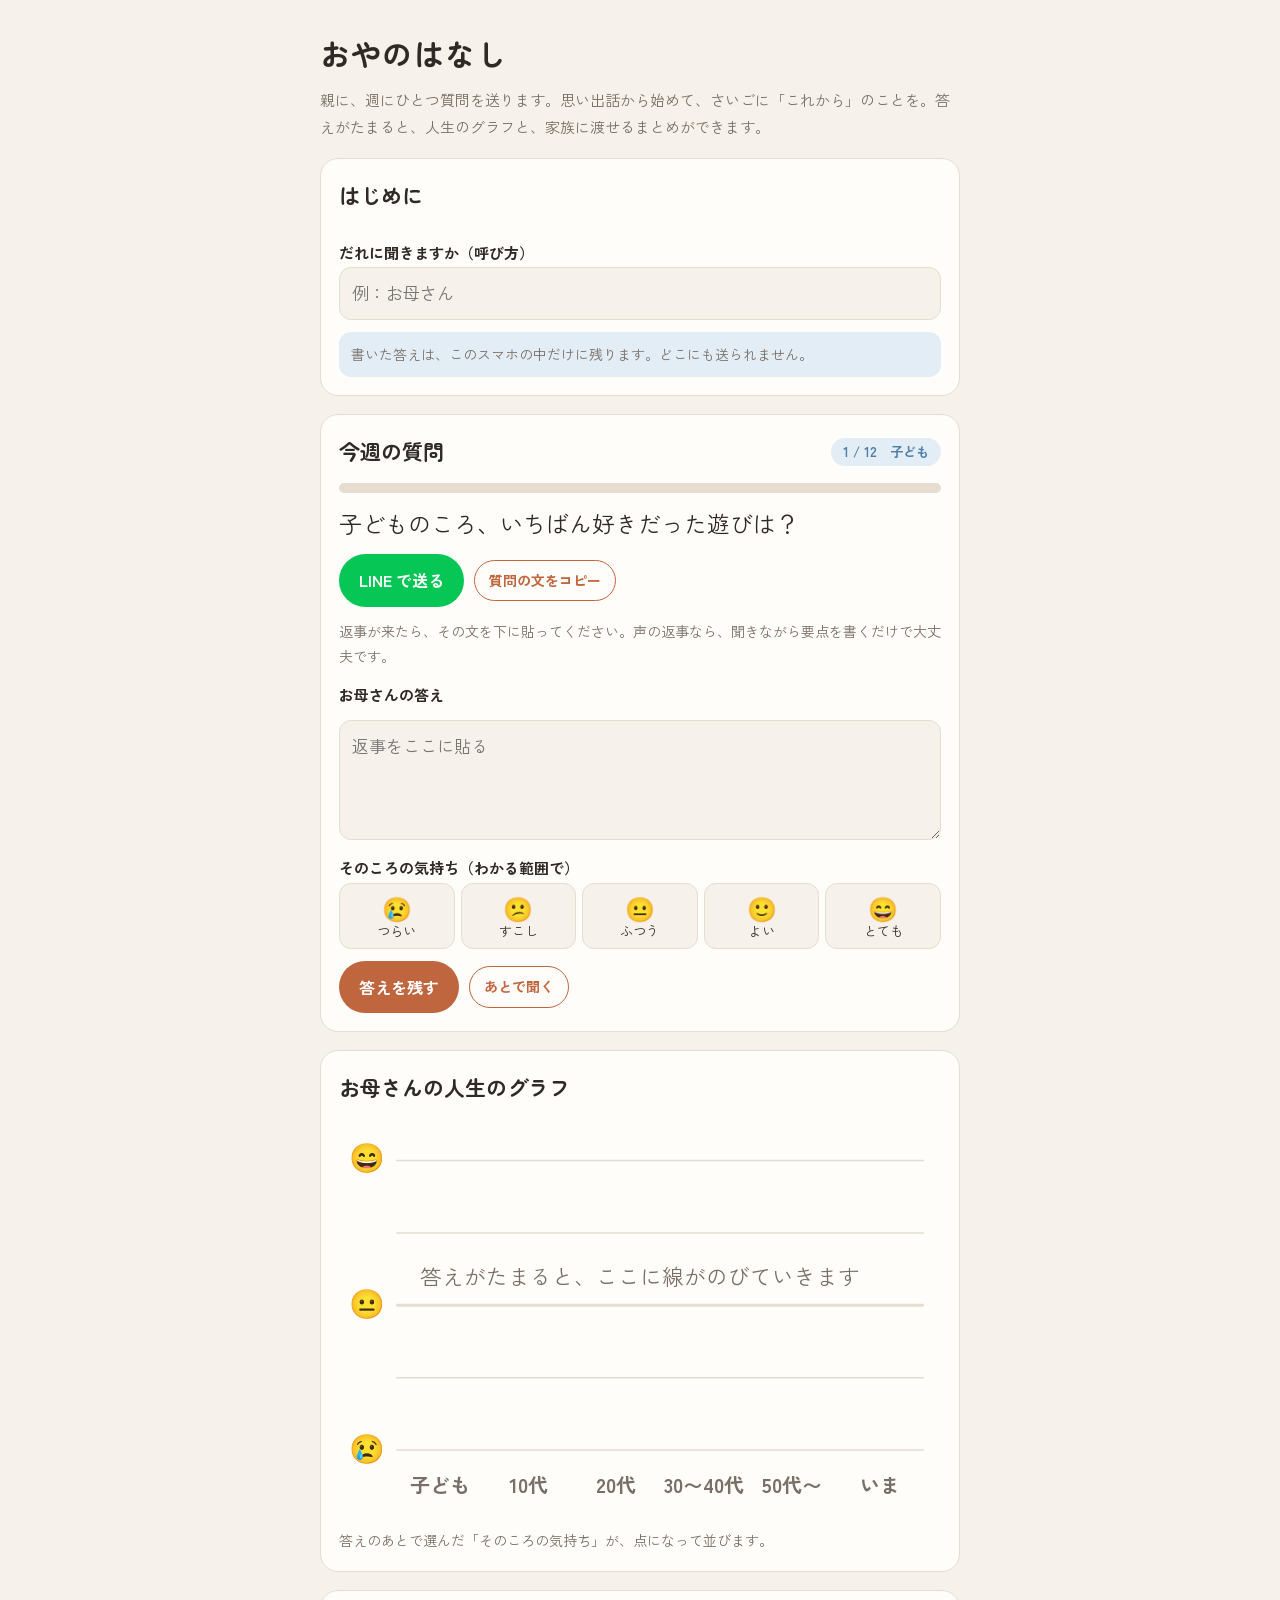
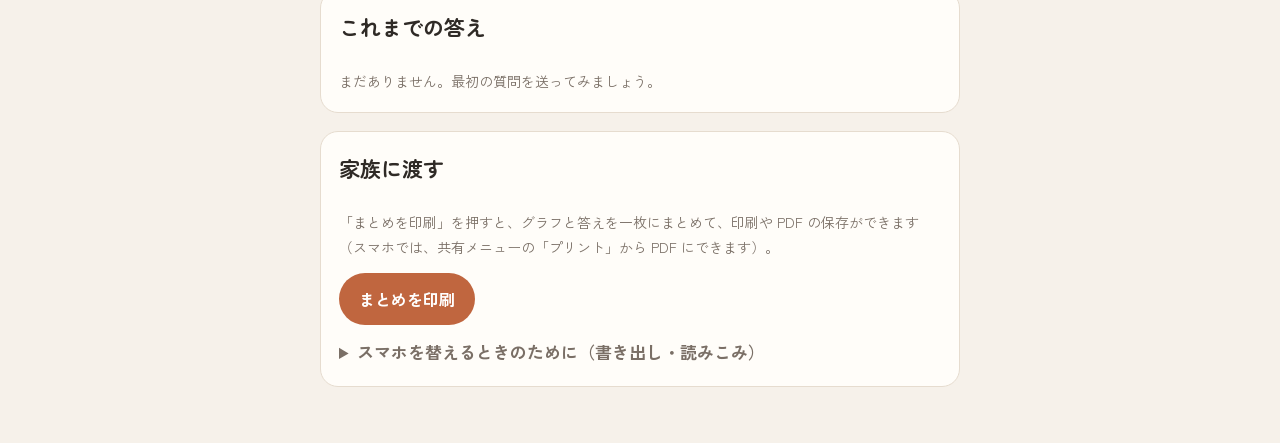
<file: oya-no-hanashi/index.html>
<!doctype html>
<html lang="ja">
<head>
<meta charset="utf-8">
<meta name="viewport" content="width=device-width, initial-scale=1">
<meta name="robots" content="noindex">
<title>おやのはなし</title>
<meta name="description" content="親に、週にひとつ質問を送って、思い出話から「これから」の話まで。答えがたまると、人生のグラフと一冊のまとめができます。">
<link rel="preconnect" href="https://fonts.googleapis.com">
<link rel="preconnect" href="https://fonts.gstatic.com" crossorigin>
<link rel="stylesheet" href="https://fonts.googleapis.com/css2?family=Zen+Maru+Gothic:wght@500;700&family=Zen+Kaku+Gothic+New:wght@400;700&display=swap">
<style>
  /* レイアウト：スマホ1列。上から「今週の質問」→「人生グラフ」→「これまでの答え」→「まとめ」 */
  :root {
    --bg: #f6f1ea; --card: #fffdf9; --ink: #2f2a26; --muted: #7a6f66; --line: #e6dccf;
    --accent: #c0663f; --accent-soft: #f6e3d8; --sky: #4f7fa8; --sky-soft: #e3edf5; --ok: #3f7d58;
    --display: "Zen Maru Gothic", "Hiragino Maru Gothic ProN", "Yu Gothic", sans-serif;
    --body: "Zen Kaku Gothic New", "Hiragino Sans", "Yu Gothic", "Meiryo", sans-serif;
  }
  @media (prefers-color-scheme: dark) { :root:not([data-theme="light"]) {
    --bg: #1d1a17; --card: #272320; --ink: #f1e9df; --muted: #b5a99c; --line: #3b342e;
    --accent: #e48c64; --accent-soft: #3d2a20; --sky: #86b3d8; --sky-soft: #1f2e3a; --ok: #79c497; color-scheme: dark; } }
  :root[data-theme="dark"] {
    --bg: #1d1a17; --card: #272320; --ink: #f1e9df; --muted: #b5a99c; --line: #3b342e;
    --accent: #e48c64; --accent-soft: #3d2a20; --sky: #86b3d8; --sky-soft: #1f2e3a; --ok: #79c497; color-scheme: dark; }
  * { box-sizing: border-box; }
  body { margin: 0; background: var(--bg); color: var(--ink); font-family: var(--body); font-size: 17px; line-height: 1.8;
    padding-left: max(16px, env(safe-area-inset-left, 0px)); padding-right: max(16px, env(safe-area-inset-right, 0px)); padding-block: 0 56px; }
  .wrap { max-width: 640px; margin: 0 auto; display: grid; gap: 18px; }
  header { padding-top: 26px; }
  h1 { font-family: var(--display); font-size: 30px; margin: 0; letter-spacing: .04em; }
  .lead { color: var(--muted); margin: 6px 0 0; font-size: 15px; }
  h2 { font-family: var(--display); font-size: 21px; margin: 0 0 10px; }
  .card { background: var(--card); border: 1px solid var(--line); border-radius: 18px; padding: 18px; display: grid; gap: 12px; min-width: 0; }
  label { font-weight: 700; font-size: 15px; }
  input[type=text], textarea, select { width: 100%; font: inherit; font-size: 17px; color: var(--ink); background: var(--bg);
    border: 1.5px solid var(--line); border-radius: 12px; padding: 10px 12px; }
  textarea { min-height: 120px; resize: vertical; }
  :focus-visible { outline: 3px solid var(--sky); outline-offset: 2px; }
  .row { display: flex; gap: 10px; flex-wrap: wrap; align-items: center; }
  .btn { font: inherit; font-weight: 700; font-size: 16px; border: 0; border-radius: 999px; padding: 12px 20px; cursor: pointer; background: var(--accent); color: #fff; text-decoration: none; display: inline-block; }
  .btn.line { background: #06c755; }
  .btn.ghost { background: transparent; color: var(--accent); border: 1.5px solid var(--accent); }
  .btn.small { padding: 7px 14px; font-size: 14px; }
  .btn:disabled { opacity: .45; cursor: default; }
  .step { display: inline-block; background: var(--sky-soft); color: var(--sky); font-weight: 700; font-size: 13px; border-radius: 999px; padding: 2px 12px; }
  .q { font-family: var(--display); font-size: 23px; line-height: 1.6; margin: 0; }
  .hint { color: var(--muted); font-size: 14px; margin: 0; }
  .faces { display: grid; grid-template-columns: repeat(5, minmax(0, 1fr)); gap: 6px; }
  /* スマホで文字を大きくしたときは、顔のボタンを2段にして、画面からはみ出さないように（2026-11-22） */
  @media (max-width: 340px) { .faces { grid-template-columns: repeat(3, minmax(0, 1fr)); } }
  body { overflow-wrap: anywhere; }
  .faces button { font: inherit; font-size: 13px; border: 1.5px solid var(--line); background: var(--bg); color: var(--ink); border-radius: 12px; padding: 8px 2px; cursor: pointer; line-height: 1.3; }
  .faces button b { display: block; font-size: 24px; }
  .faces button[aria-pressed="true"] { border-color: var(--accent); background: var(--accent-soft); }
  .progress { height: 10px; background: var(--line); border-radius: 999px; overflow: hidden; }
  .progress i { display: block; height: 100%; background: var(--accent); border-radius: 999px; transition: width .4s; }
  .graph { width: 100%; height: auto; display: block; }
  .list { display: grid; gap: 10px; }
  .item { border-left: 4px solid var(--accent); padding: 4px 0 4px 12px; }
  .item.future { border-color: var(--sky); }
  .item .iq { font-weight: 700; margin: 0; }
  .item .ia { margin: 2px 0 0; white-space: pre-wrap; overflow-wrap: anywhere; }
  .item .meta { color: var(--muted); font-size: 13px; }
  .note { font-size: 14px; color: var(--muted); background: var(--sky-soft); border-radius: 12px; padding: 10px 12px; margin: 0; }
  .toast { position: fixed; left: 50%; bottom: calc(20px + env(safe-area-inset-bottom, 0px)); transform: translateX(-50%); background: var(--ink); color: var(--bg);
    padding: 10px 18px; border-radius: 999px; font-size: 15px; opacity: 0; transition: opacity .25s; pointer-events: none; }
  .toast.show { opacity: 1; }
  details summary { cursor: pointer; font-weight: 700; color: var(--muted); }
  @media (prefers-reduced-motion: reduce) { * { transition: none !important; } }
  /* 印刷（家族に渡すまとめ） */
  @media print {
    body { background: #fff; color: #000; font-size: 13px; }
    .noprint { display: none !important; }
    .card { border: 0; padding: 0; break-inside: avoid; }
    .print-only { display: block !important; }
  }
  .print-only { display: none; }
</style>
</head>
<body>
<div class="wrap">
  <header class="noprint">
    <h1>おやのはなし</h1>
    <p class="lead">親に、週にひとつ質問を送ります。思い出話から始めて、さいごに「これから」のことを。答えがたまると、人生のグラフと、家族に渡せるまとめができます。</p>
  </header>

  <section class="card noprint" id="setup">
    <h2>はじめに</h2>
    <div>
      <label for="who">だれに聞きますか（呼び方）</label>
      <input type="text" id="who" placeholder="例：お母さん" autocomplete="off">
    </div>
    <p class="note">書いた答えは、このスマホの中だけに残ります。どこにも送られません。</p>
  </section>

  <section class="card noprint" id="now"></section>

  <section class="card" id="graphCard">
    <h2 id="graphTitle">人生のグラフ</h2>
    <svg class="graph" id="graph" viewBox="0 0 420 270" role="img" aria-label="人生の山と谷のグラフ"></svg>
    <p class="hint noprint">答えのあとで選んだ「そのころの気持ち」が、点になって並びます。</p>
  </section>

  <section class="card" id="answers">
    <h2>これまでの答え</h2>
    <div class="list" id="list"></div>
  </section>

  <section class="card noprint">
    <h2>家族に渡す</h2>
    <p class="hint">「まとめを印刷」を押すと、グラフと答えを一枚にまとめて、印刷や PDF の保存ができます（スマホでは、共有メニューの「プリント」から PDF にできます）。</p>
    <div class="row">
      <button class="btn" id="print">まとめを印刷</button>
    </div>
    <details>
      <summary>スマホを替えるときのために（書き出し・読みこみ）</summary>
      <p class="hint">答えはこのスマホの中だけにあります。スマホを替えたり、ブラウザの記録を消したりすると、消えてしまいます。ときどき「書き出す」で保存しておいてください。</p>
      <div class="row">
        <button class="btn ghost small" id="export">書き出す</button>
        <label class="btn ghost small" for="importFile">読みこむ</label>
        <input type="file" id="importFile" accept="application/json" hidden>
        <button class="btn ghost small" id="reset">はじめからやりなおす</button>
      </div>
    </details>
  </section>
</div>
<div class="toast" id="toast" role="status" aria-live="polite"></div>

<script>
const QUESTIONS = [
  { id: "child1", era: "子ども", q: "子どものころ、いちばん好きだった遊びは？" },
  { id: "child2", era: "子ども", q: "育った家のまわりは、どんな景色だった？" },
  { id: "teen",   era: "10代",   q: "学生のころ、夢中になっていたことは？" },
  { id: "work",   era: "20代",   q: "はじめての仕事は、どんな仕事だった？" },
  { id: "meet",   era: "20代",   q: "大切な人とは、どこで出会ったの？" },
  { id: "hard",   era: "30〜40代", q: "子育てや仕事で、いちばん大変だったことは？" },
  { id: "joy",    era: "30〜40代", q: "これまでで、いちばんうれしかったことは？" },
  { id: "later",  era: "50代〜", q: "50代をすぎて、変わったなと思うことは？" },
  { id: "today",  era: "いま",   q: "最近、楽しみにしていることは？" },
  { id: "home",   era: "これから", future: true, q: "この家のこと、これからどうしたいと思っている？" },
  { id: "care",   era: "これから", future: true, q: "体が弱くなったら、どこで、どんなふうに暮らしたい？" },
  { id: "wish",   era: "これから", future: true, q: "家族に、大切にしてほしいことは？" },
];
const ERAS = ["子ども", "10代", "20代", "30〜40代", "50代〜", "いま"];
const FACES = [ { v: -2, f: "😢", t: "つらい" }, { v: -1, f: "😕", t: "すこし" }, { v: 0, f: "😐", t: "ふつう" }, { v: 1, f: "🙂", t: "よい" }, { v: 2, f: "😄", t: "とても" } ];
const KEY = "oya-no-hanashi-v1";

let state = { who: "", answers: {} };   // answers[id] = { a, mood, date }
try { const s = JSON.parse(localStorage.getItem(KEY)); if (s && s.answers) state = s; } catch (e) {}
const save = () => { try { localStorage.setItem(KEY, JSON.stringify(state)); } catch (e) {} };
const $ = id => document.getElementById(id);
const esc = s => String(s).replace(/[&<>"]/g, c => ({ "&": "&amp;", "<": "&lt;", ">": "&gt;", '"': "&quot;" }[c]));
const who = () => state.who.trim() || "お母さん";
let skipped = new Set();
let draftMood = null;

function toast(msg) { const t = $("toast"); t.textContent = msg; t.classList.add("show"); clearTimeout(toast.t); toast.t = setTimeout(() => t.classList.remove("show"), 2000); }

let editing = null;   // 「直す」を押した質問の id
function current() {
  if (editing) return QUESTIONS.find(q => q.id === editing);
  return QUESTIONS.find(q => !state.answers[q.id] && !skipped.has(q.id)) || QUESTIONS.find(q => !state.answers[q.id]);
}

function message(q) {
  const intro = q.future
    ? `${who()}、これからのことも、ひとつ聞いてもいい？\n`
    : `${who()}、ひとつ聞いてもいい？\n`;
  return `${intro}${q.q}\n\n声で送ってくれても大丈夫だよ。`;
}

function renderNow() {
  const q = current();
  const done = QUESTIONS.filter(x => state.answers[x.id]).length;
  const bar = `<div class="progress" aria-label="${done} / ${QUESTIONS.length}"><i style="width:${done / QUESTIONS.length * 100}%"></i></div>`;
  if (!q) {
    $("now").innerHTML = `<h2>ぜんぶ聞けました</h2>${bar}<p>${esc(who())}の話が ${QUESTIONS.length} こ、たまりました。下の「まとめを印刷」から、家族に渡せる形にできます。</p>`;
    return;
  }
  const n = QUESTIONS.indexOf(q) + 1;
  $("now").innerHTML = `
    <div class="row" style="justify-content:space-between"><h2 style="margin:0">今週の質問</h2><span class="step">${n} / ${QUESTIONS.length}　${esc(q.era)}</span></div>
    ${bar}
    <p class="q">${esc(q.q)}</p>
    <div class="row">
      <a class="btn line" id="sendLine" href="https://line.me/R/msg/text/?${encodeURIComponent(message(q))}" target="_blank" rel="noopener">LINE で送る</a>
      <button class="btn ghost small" id="copyQ">質問の文をコピー</button>
    </div>
    <p class="hint">返事が来たら、その文を下に貼ってください。声の返事なら、聞きながら要点を書くだけで大丈夫です。</p>
    <label for="ans">${esc(who())}の答え</label>
    <textarea id="ans" placeholder="返事をここに貼る"></textarea>
    ${q.future ? "" : `<div><label>そのころの気持ち（わかる範囲で）</label><div class="faces" id="faces">${FACES.map(f => `<button type="button" data-v="${f.v}" aria-pressed="${draftMood === f.v}"><b>${f.f}</b>${f.t}</button>`).join("")}</div></div>`}
    <div class="row">
      <button class="btn" id="saveA">答えを残す</button>
      <button class="btn ghost small" id="skip">あとで聞く</button>
    </div>`;
  $("copyQ").onclick = () => copy(message(q));
  $("skip").onclick = () => { if (editing) { editing = null; } else { skipped.add(q.id); } draftMood = null; render(); };
  if (editing) $("skip").textContent = "直すのをやめる";
  if (!q.future) $("faces").querySelectorAll("button").forEach(b => b.onclick = () => { draftMood = +b.dataset.v; $("faces").querySelectorAll("button").forEach(x => x.setAttribute("aria-pressed", String(x === b))); });
  $("saveA").onclick = () => {
    const a = $("ans").value.trim();
    if (!a) { toast("答えを書いてから残してください"); return; }
    state.answers[q.id] = { a, mood: q.future ? null : draftMood, date: new Date().toISOString().slice(0, 10) };
    draftMood = null; editing = null; save(); render(); toast("残しました");
  };
  if (editing && state.answers[q.id]) $("ans").value = state.answers[q.id].a;
}

function renderGraph() {
  $("graphTitle").textContent = `${who()}の人生のグラフ`;
  const W = 420, H = 270, L = 40, R = 12, T = 22, B = 46;   // スマホで文字が小さくならないよう、絵の幅をせまくしている
  const xs = i => L + (W - L - R) * (i + 0.5) / ERAS.length;
  const ys = v => T + (H - T - B) * (2 - v) / 4;
  let g = "";
  for (let v = -2; v <= 2; v++) g += `<line x1="${L}" x2="${W - R}" y1="${ys(v)}" y2="${ys(v)}" stroke="var(--line)" stroke-width="${v === 0 ? 2 : 1}"/>`;
  g += `<text x="${L - 8}" y="${ys(2) + 5}" text-anchor="end" font-size="20">😄</text><text x="${L - 8}" y="${ys(0) + 6}" text-anchor="end" font-size="20">😐</text><text x="${L - 8}" y="${ys(-2) + 6}" text-anchor="end" font-size="20">😢</text>`;
  ERAS.forEach((e, i) => g += `<text x="${xs(i)}" y="${H - 16}" text-anchor="middle" font-size="14" font-weight="700" fill="var(--muted)">${e}</text>`);
  const pts = [];
  ERAS.forEach((e, i) => {
    const moods = QUESTIONS.filter(q => q.era === e && state.answers[q.id] && state.answers[q.id].mood !== null && state.answers[q.id].mood !== undefined).map(q => state.answers[q.id].mood);
    if (moods.length) pts.push([xs(i), ys(moods.reduce((a, b) => a + b, 0) / moods.length)]);
  });
  if (pts.length > 1) {
    const d = pts.map((p, i) => (i ? "L" : "M") + p[0].toFixed(1) + " " + p[1].toFixed(1)).join(" ");
    g += `<path d="${d} L ${pts[pts.length - 1][0]} ${ys(-2)} L ${pts[0][0]} ${ys(-2)} Z" fill="var(--accent-soft)" opacity=".7"/>`;
    g += `<path d="${d}" fill="none" stroke="var(--accent)" stroke-width="3.5" stroke-linejoin="round" stroke-linecap="round"/>`;
  }
  pts.forEach(p => g += `<circle cx="${p[0]}" cy="${p[1]}" r="7" fill="var(--card)" stroke="var(--accent)" stroke-width="3.5"/>`);
  if (!pts.length) g += `<text x="${W / 2}" y="${ys(0) - 14}" text-anchor="middle" font-size="15" fill="var(--muted)">答えがたまると、ここに線がのびていきます</text>`;
  $("graph").innerHTML = g;
}

function renderList() {
  const done = QUESTIONS.filter(q => state.answers[q.id]);
  if (!done.length) { $("list").innerHTML = `<p class="hint">まだありません。最初の質問を送ってみましょう。</p>`; return; }
  $("list").innerHTML = done.map(q => {
    const a = state.answers[q.id], f = FACES.find(x => x.v === a.mood);
    return `<div class="item ${q.future ? "future" : ""}"><p class="iq">${esc(q.q)}</p><p class="ia">${esc(a.a)}</p>
      <span class="meta">${esc(q.era)}${f ? "　" + f.f : ""}　${esc(a.date)}</span>
      <button class="btn ghost small noprint" data-edit="${q.id}" style="margin-left:8px">直す</button></div>`;
  }).join("");
  $("list").querySelectorAll("[data-edit]").forEach(b => b.onclick = () => {
    editing = b.dataset.edit; draftMood = state.answers[editing].mood;
    render(); window.scrollTo({ top: 0, behavior: "smooth" });
  });
}

function render() { renderNow(); renderGraph(); renderList(); }

async function copy(text) {
  try { await navigator.clipboard.writeText(text); toast("コピーしました"); }
  catch (e) { const t = document.createElement("textarea"); t.value = text; document.body.appendChild(t); t.select(); try { document.execCommand("copy"); toast("コピーしました"); } catch (e2) { toast("コピーできませんでした"); } t.remove(); }
}

$("who").value = state.who;
$("who").addEventListener("input", e => { state.who = e.target.value; save(); render(); });
$("print").onclick = () => window.print();
$("export").onclick = () => {
  const blob = new Blob([JSON.stringify(state, null, 2)], { type: "application/json" });
  const a = document.createElement("a"); a.href = URL.createObjectURL(blob); a.download = `おやのはなし_${new Date().toISOString().slice(0, 10)}.json`; a.click();
};
$("importFile").onchange = e => {
  const f = e.target.files[0]; if (!f) return;
  f.text().then(t => { const s = JSON.parse(t); if (s && s.answers) { state = s; save(); $("who").value = state.who || ""; render(); toast("読みこみました"); } })
    .catch(() => toast("読みこめませんでした"));
};
let resetArmed = false;
$("reset").onclick = () => {
  if (!resetArmed) { resetArmed = true; $("reset").textContent = "もう一度押すと、すべて消えます"; setTimeout(() => { resetArmed = false; $("reset").textContent = "はじめからやりなおす"; }, 4000); return; }
  state = { who: "", answers: {} }; save(); $("who").value = ""; resetArmed = false; $("reset").textContent = "はじめからやりなおす"; render(); toast("はじめからにしました");
};
render();
</script>
</body>
</html>
</file>
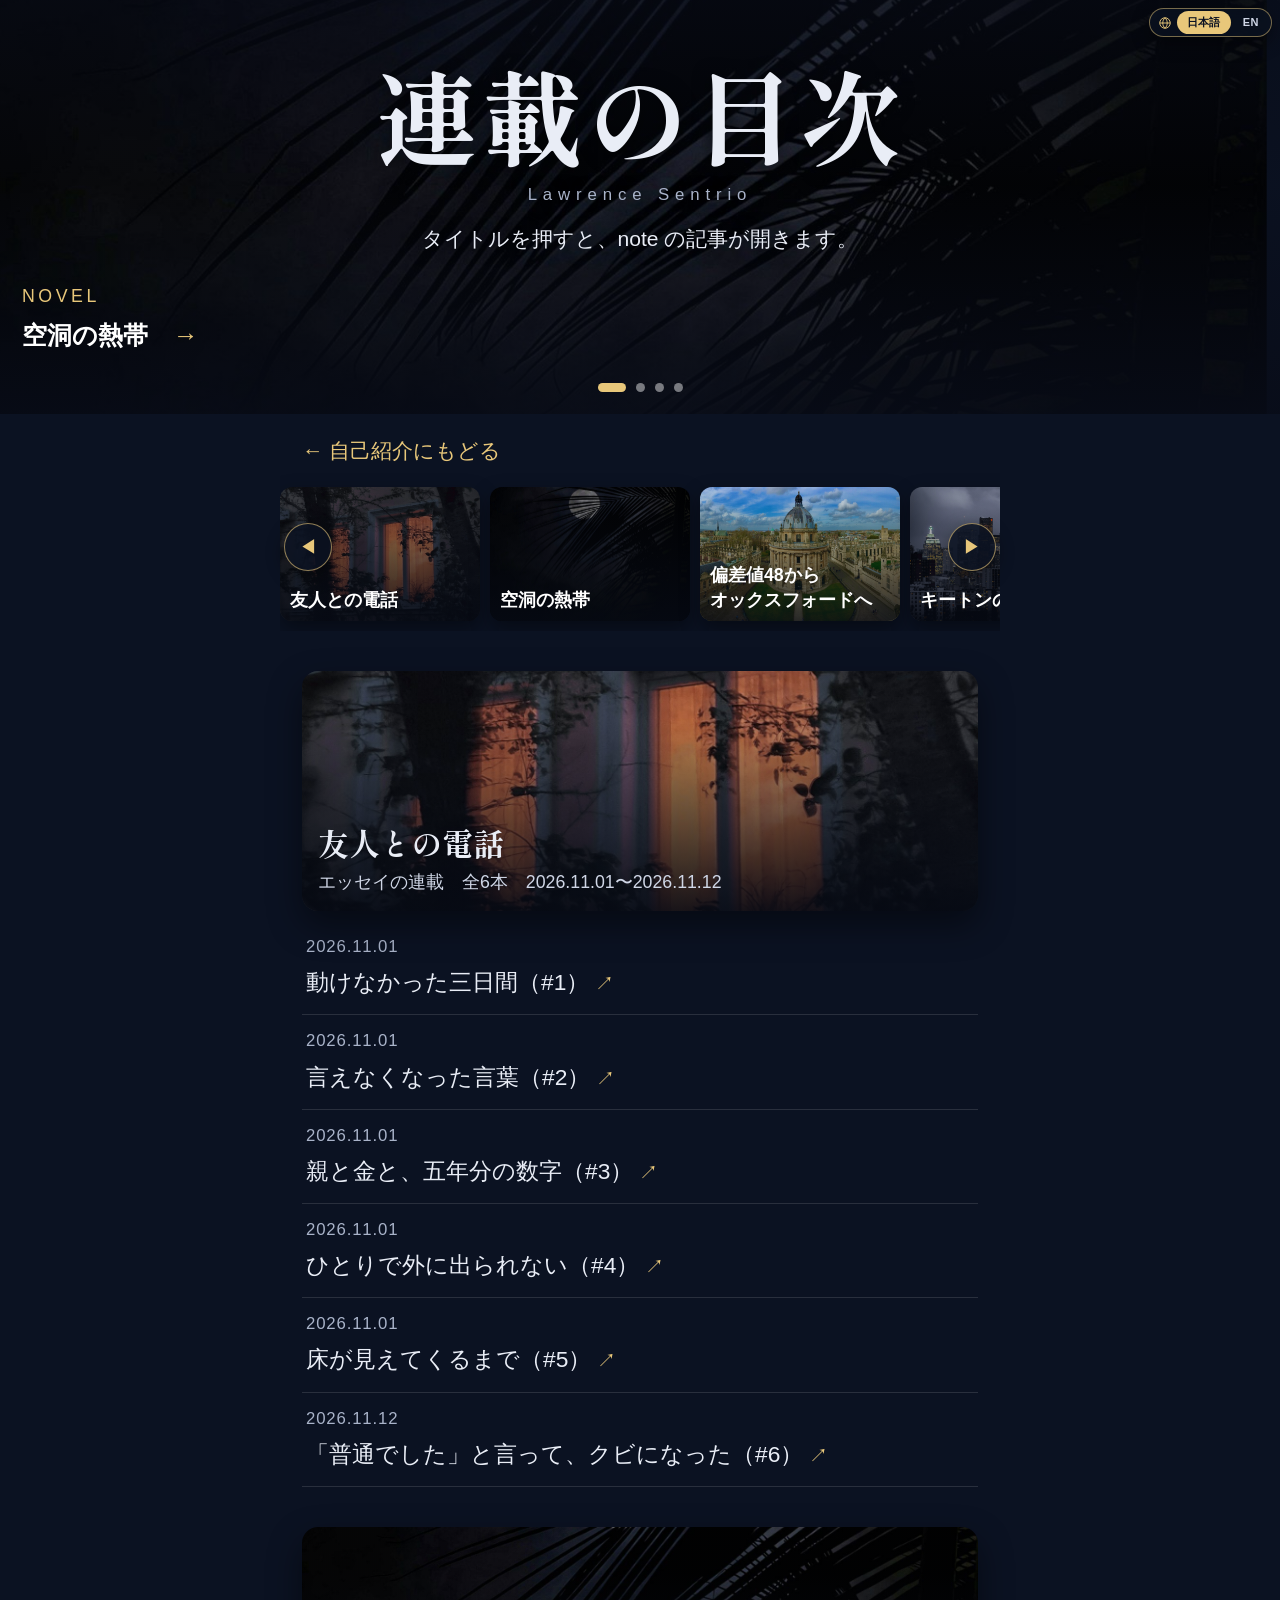
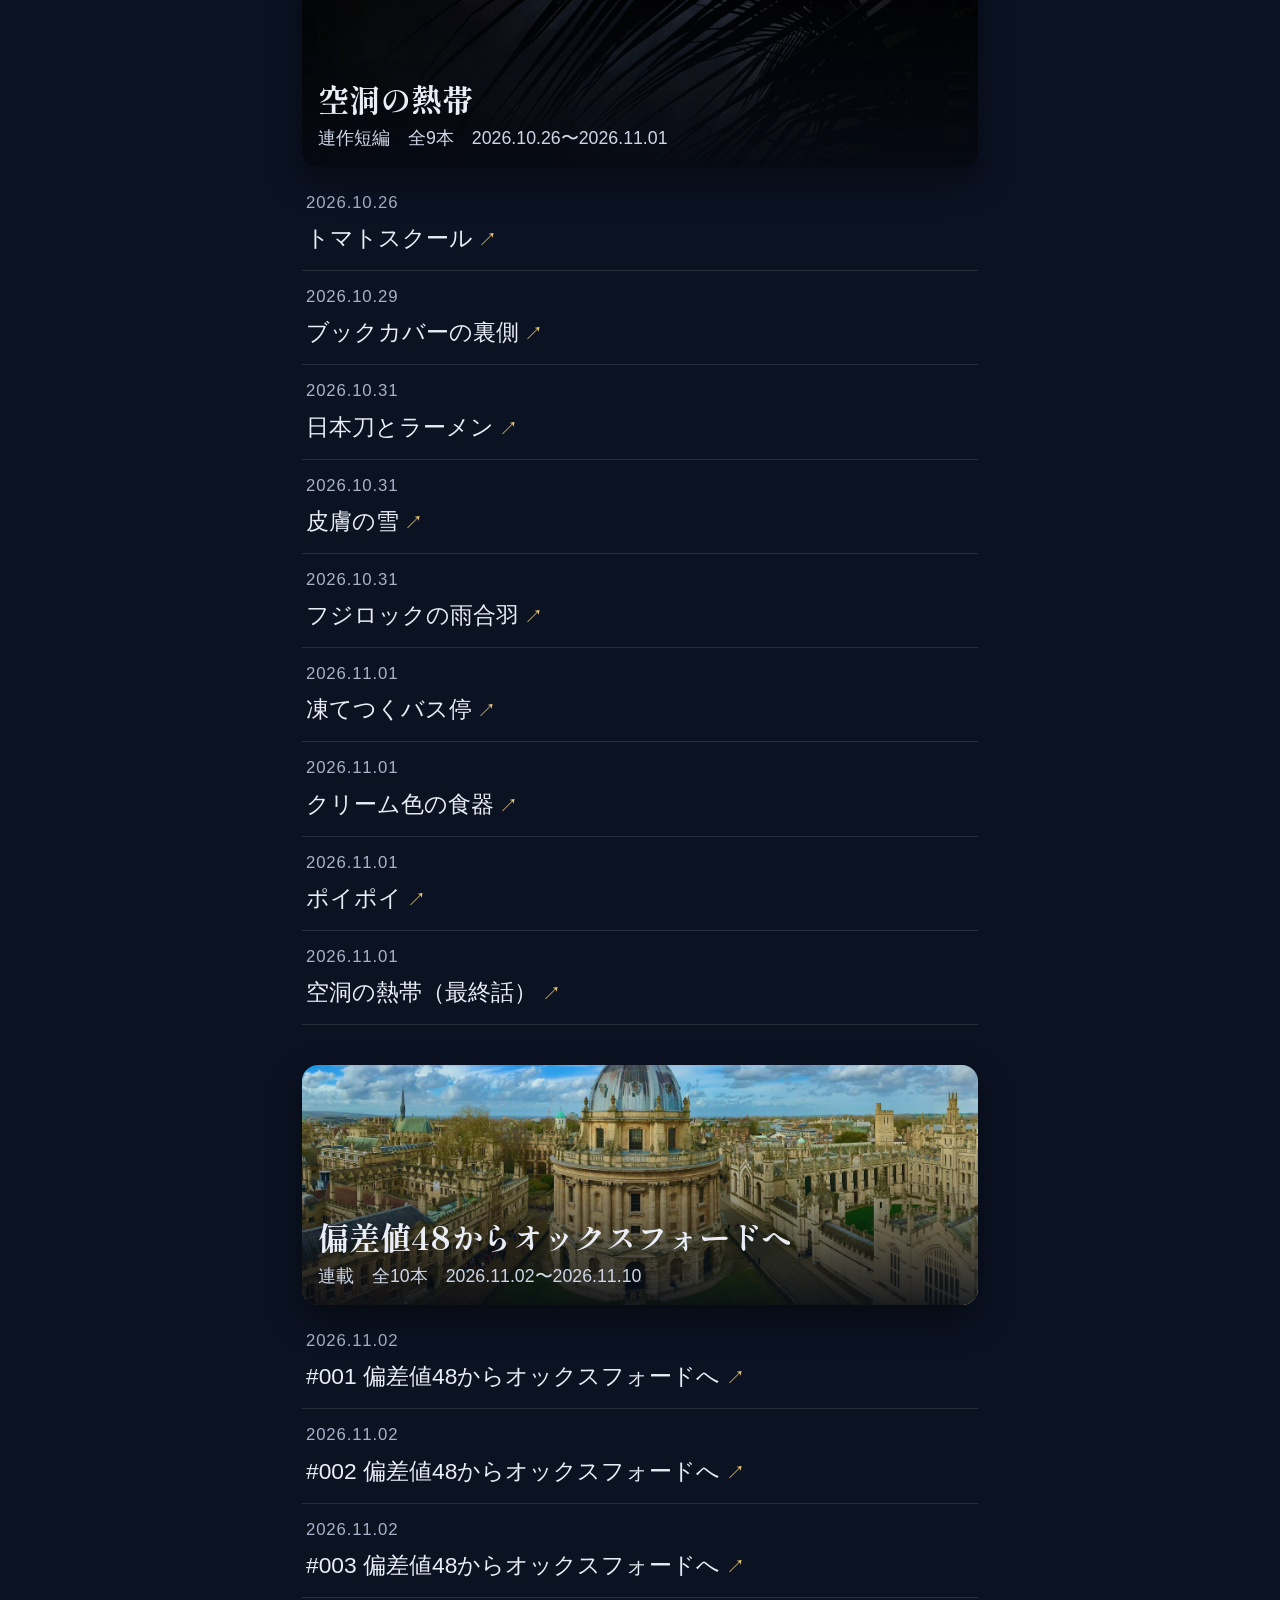
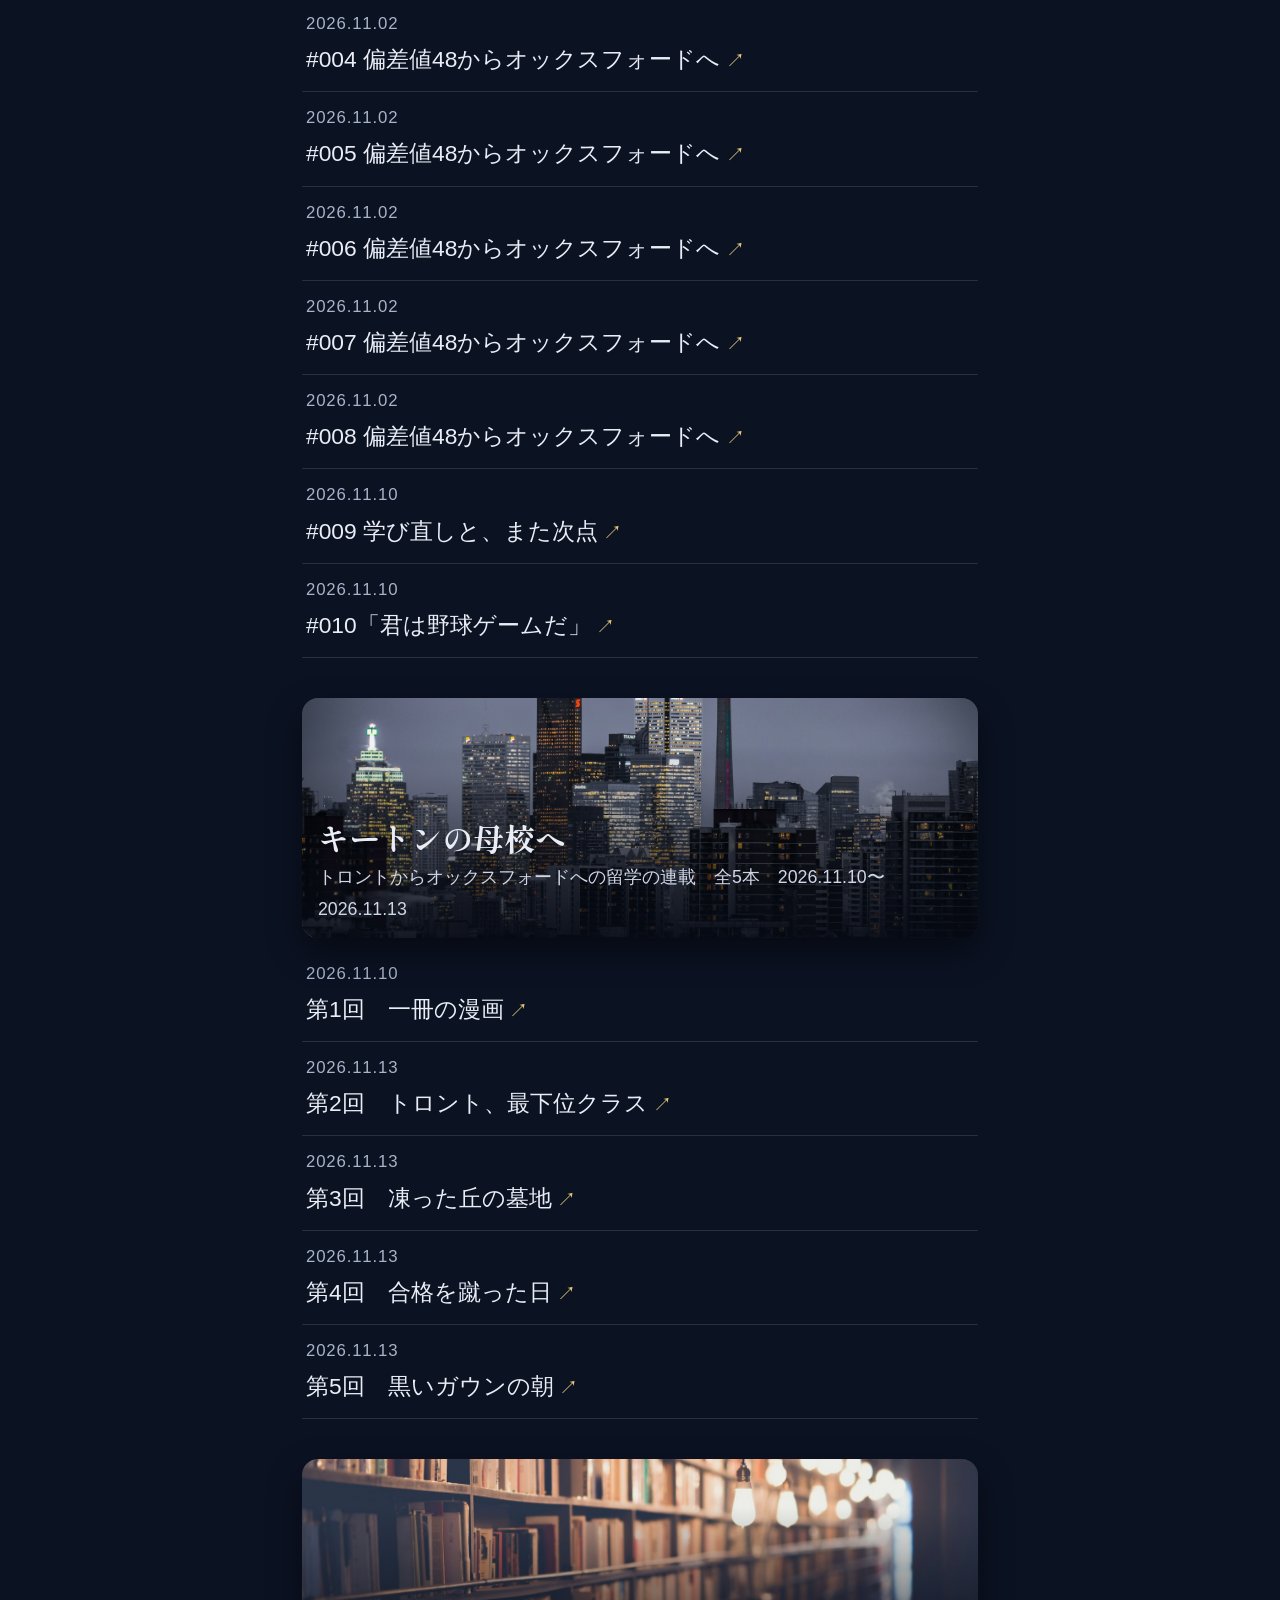
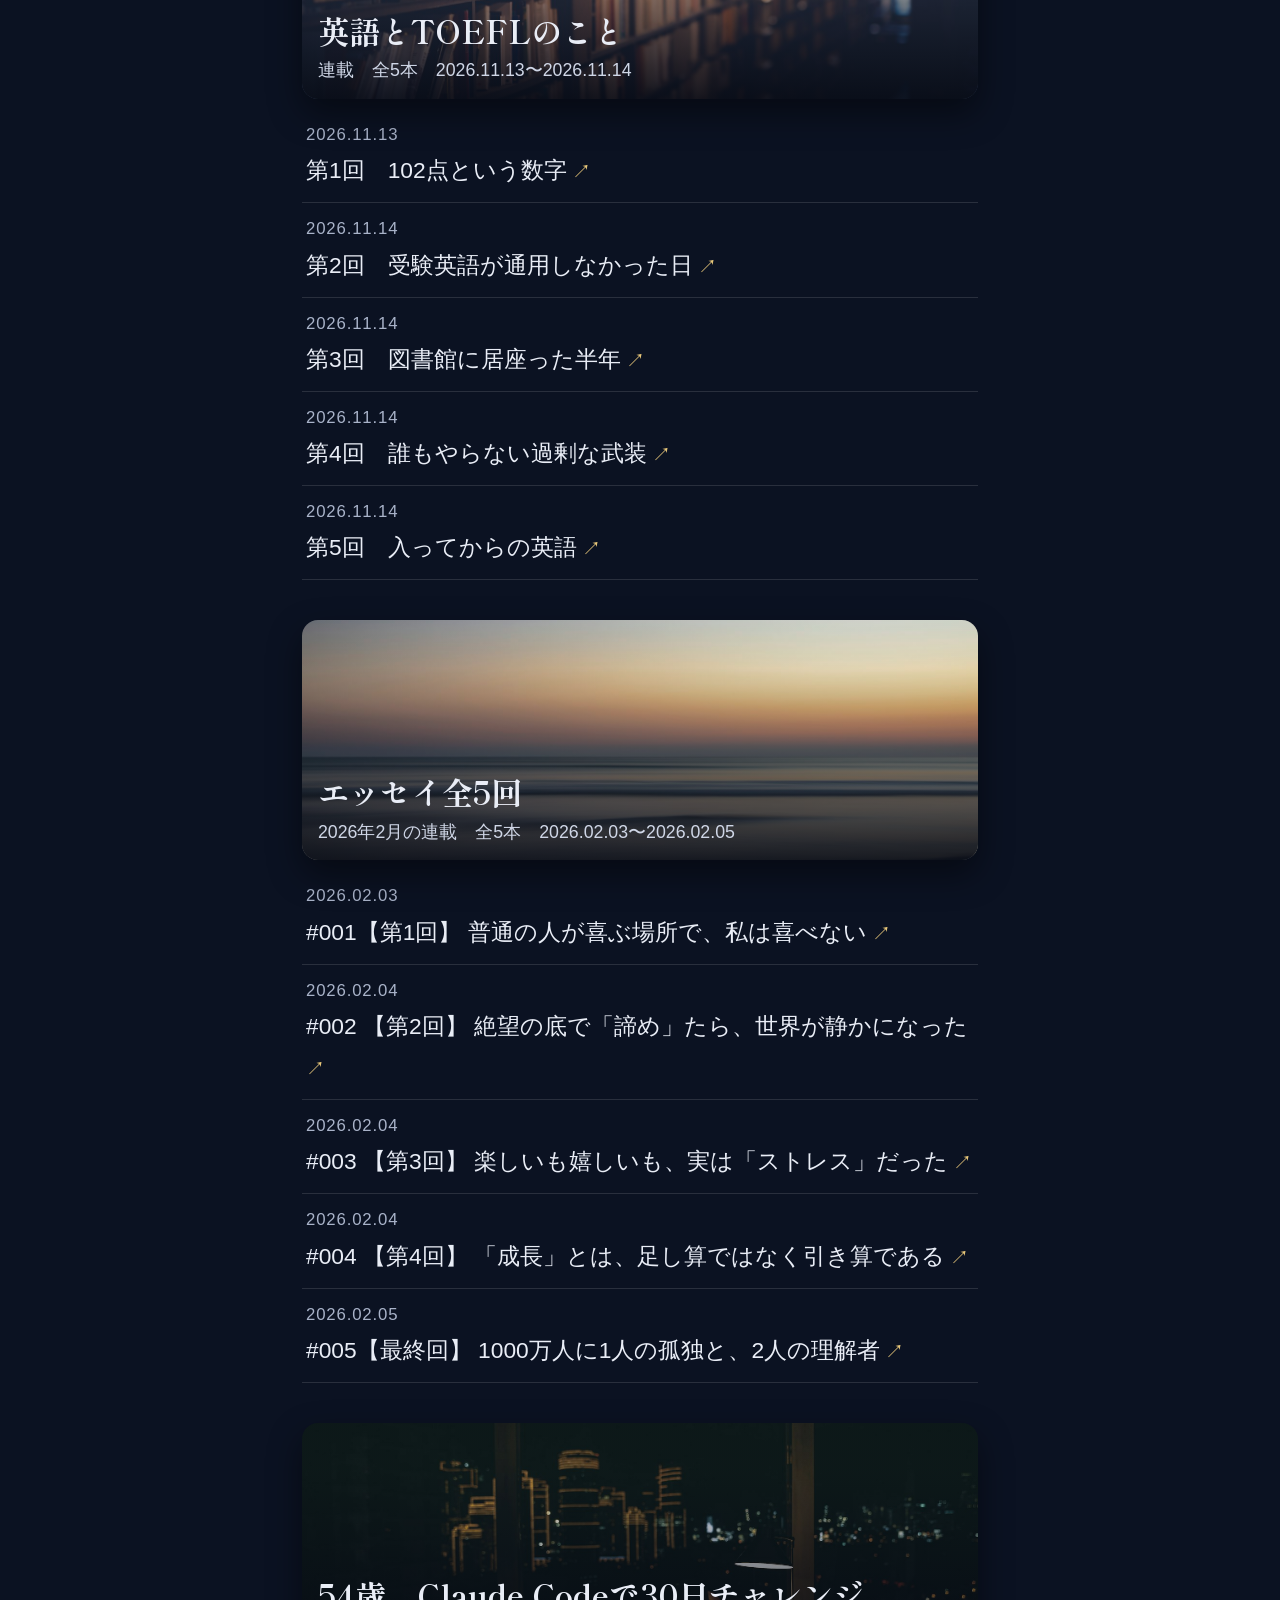
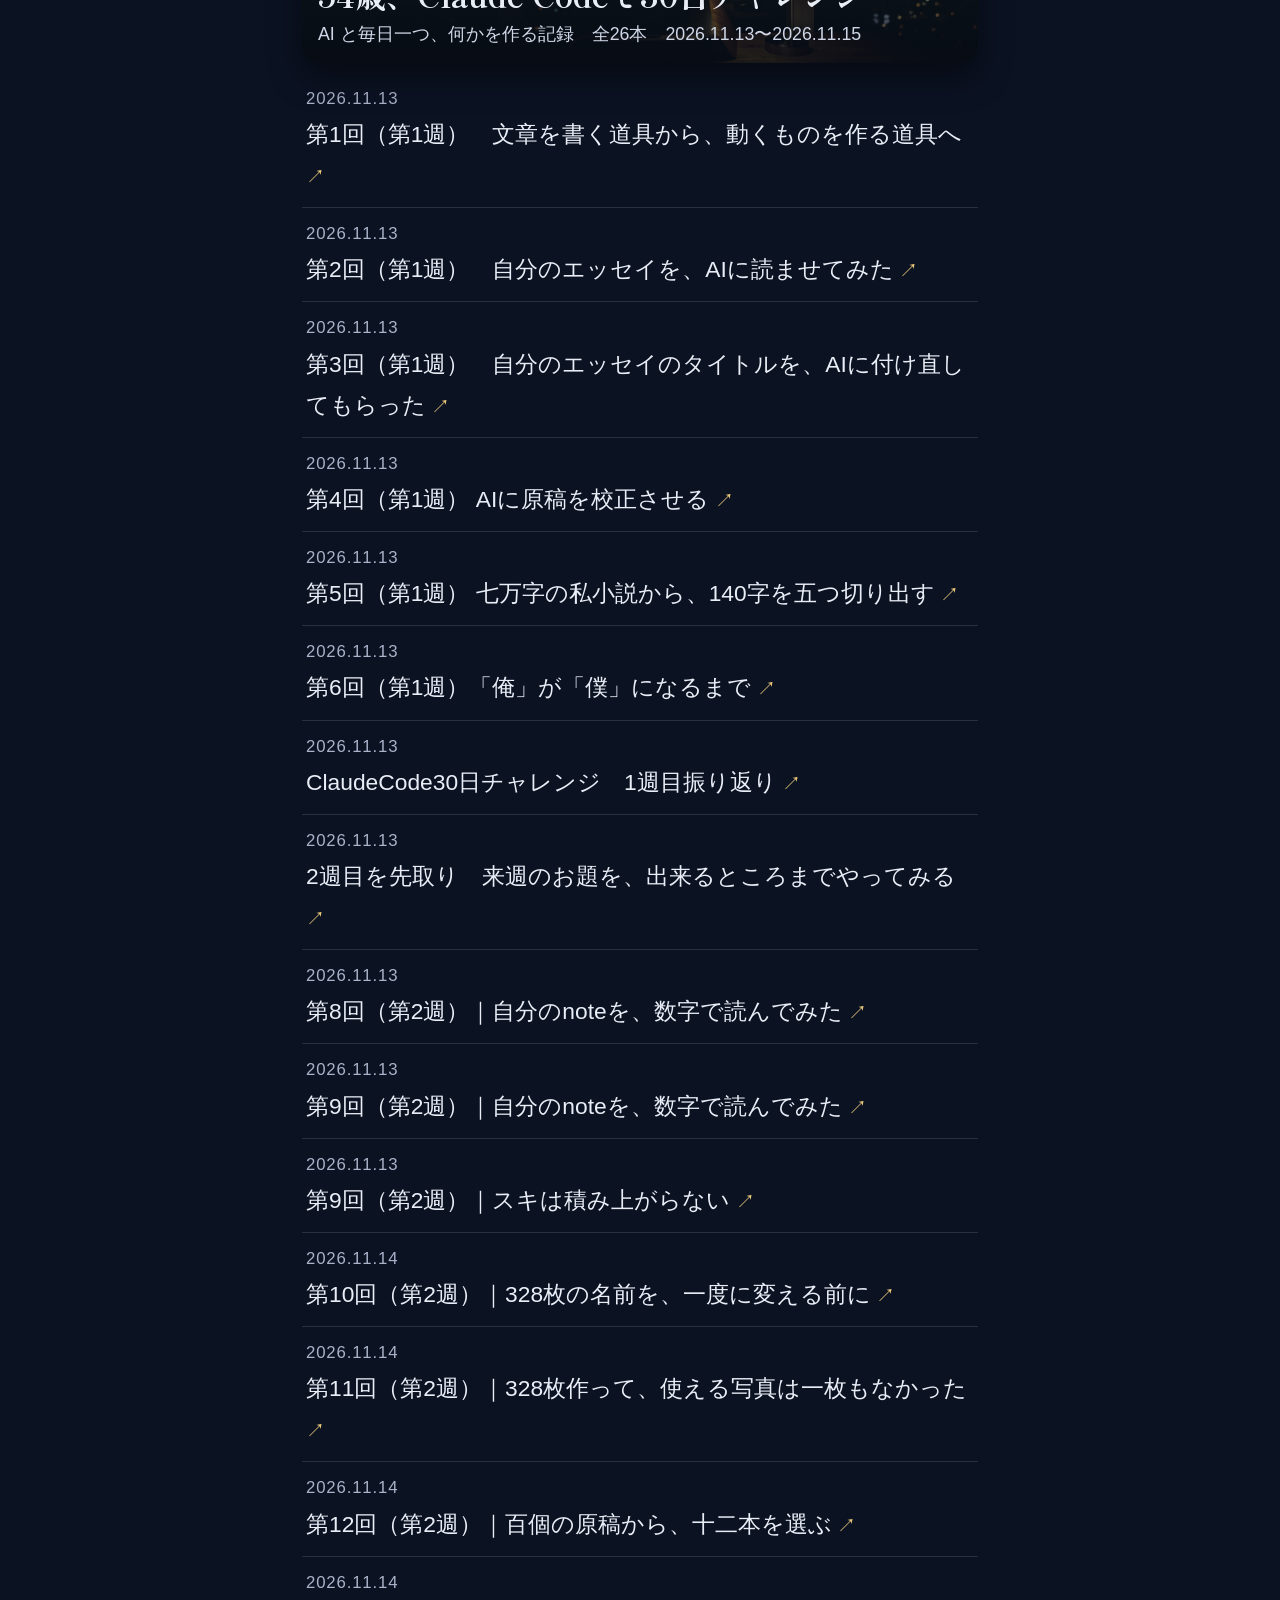
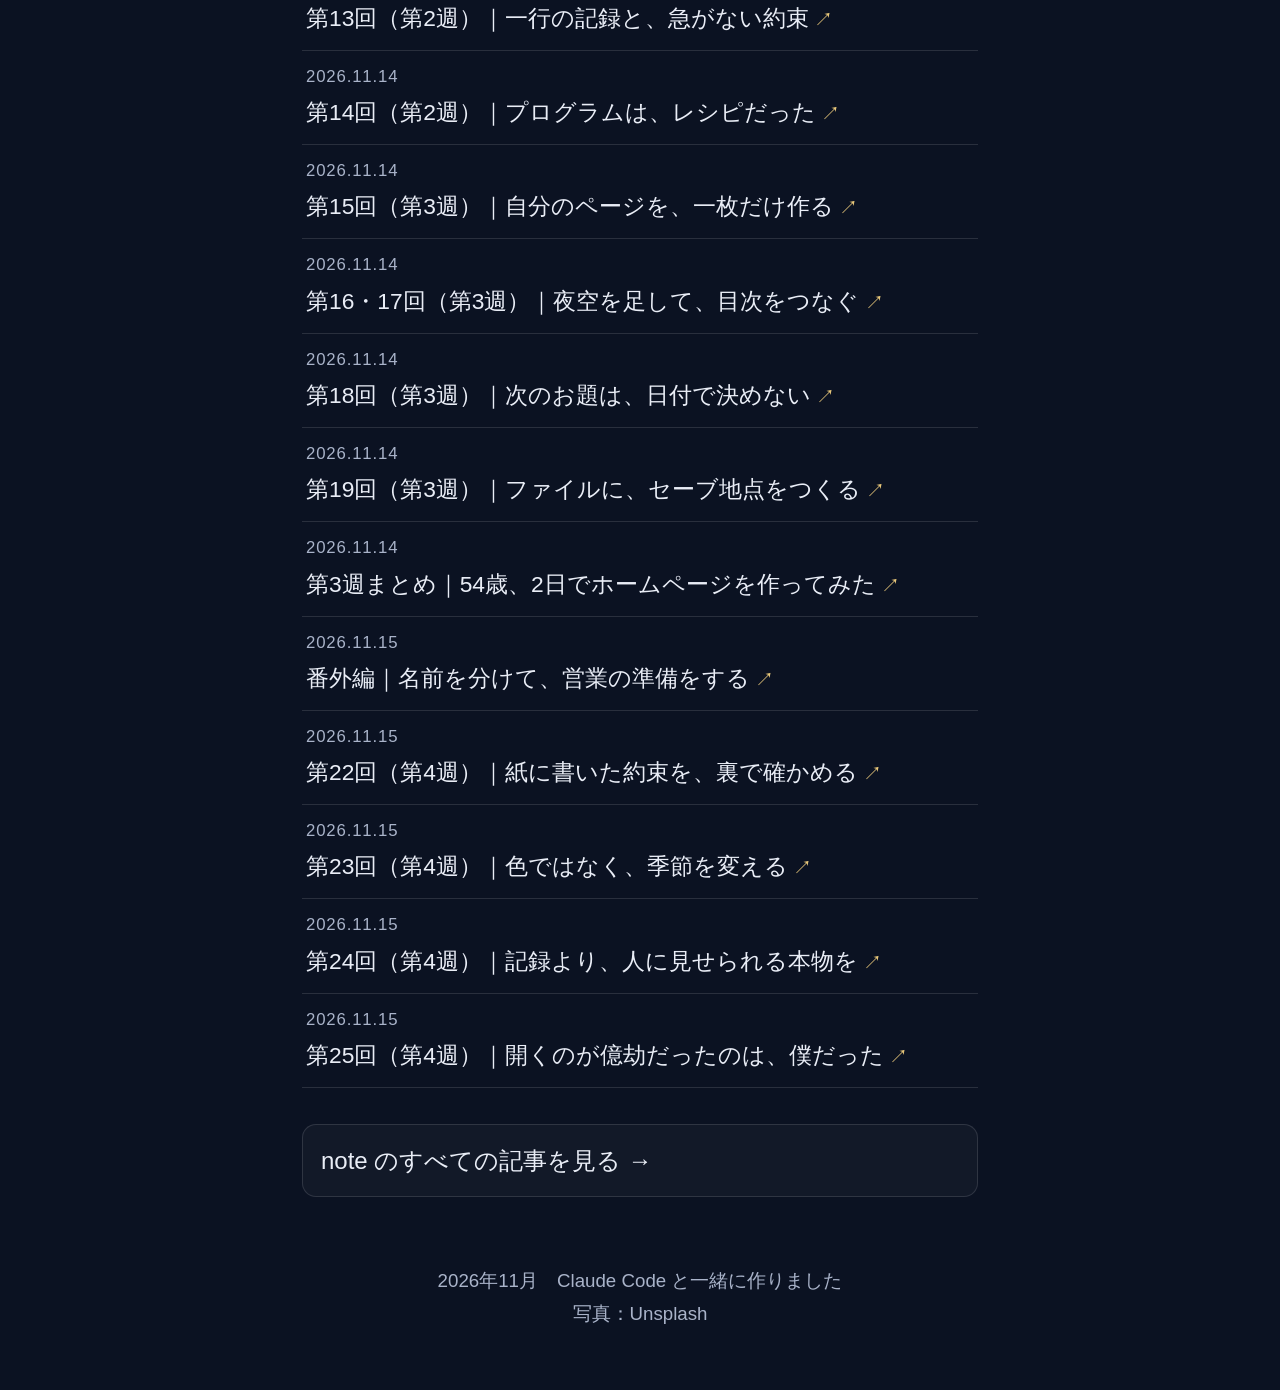
<file: mokuji.html>
<!doctype html>
<html lang="ja">
<head>
  <meta charset="utf-8">
  <meta name="viewport" content="width=device-width, initial-scale=1">
  <title>連載の目次｜ローレンス</title>
  <meta name="description" content="ローレンスが note で書いている連載の目次です。">
  <link rel="icon" type="image/png" href="icon.png">
  <link rel="apple-touch-icon" href="apple-touch-icon.png">
  <link rel="preconnect" href="https://fonts.googleapis.com">
  <link rel="preconnect" href="https://fonts.gstatic.com" crossorigin>
  <link rel="stylesheet" href="https://fonts.googleapis.com/css2?family=Shippori+Mincho+B1:wght@500;800&display=swap">
  <style>
    :root { --night: #0b1222; --deep: #121b33; --ink: #e9edf6; --sub: #a9b3c9; --gold: #e8c77a; --line: rgba(255,255,255,.12); }
    * { box-sizing: border-box; }
    /* 文字はすべて1.5倍（ふつうの16px → 24px）。題名だけは、さらに大きく2倍 */
    html { font-size: 150%; }  /* なめらかに動くのは、開いて場所が決まったあとから（下の動きの中で入れる） */
    body { margin: 0; background: var(--night); color: var(--ink); font-family: "Hiragino Sans", "Yu Gothic UI", "Yu Gothic", "Meiryo", sans-serif; line-height: 1.8; -webkit-font-smoothing: antialiased; }
    a { color: var(--gold); }

    /* ---------- いちばん上：写真が左右に流れるスライド ---------- */
    .hero { position: relative; height: 46svh; min-height: 380px; max-height: 520px; overflow: hidden; touch-action: pan-y; }
    .track { display: flex; height: 100%; transition: transform 1.1s cubic-bezier(.65,0,.35,1); }
    .slide { position: relative; flex: 0 0 100%; height: 100%; overflow: hidden; color: #fff; text-decoration: none; }
    .slide img { position: absolute; inset: 0; width: 100%; height: 100%; object-fit: cover; transform: scale(1.12) translateX(2%); transition: transform 7s ease-out; }
    .slide.on img { transform: scale(1.02) translateX(-2%); }
    .slide::after { content: ""; position: absolute; inset: 0; background: linear-gradient(180deg, rgba(8,12,24,.65) 0%, rgba(8,12,24,.2) 45%, rgba(8,12,24,.88) 100%); }
    .cap { position: absolute; left: 22px; right: 22px; bottom: 56px; z-index: 2; opacity: 0; transform: translateY(14px); transition: opacity .8s .5s, transform .8s .5s; }
    .slide.on .cap { opacity: 1; transform: none; }
    .cap small { display: block; font-size: .74rem; letter-spacing: .2em; color: var(--gold); }
    .cap b { font-size: 1.05rem; font-weight: 600; }
    .cap b::after { content: "　→"; color: var(--gold); }
    .title { position: absolute; top: 0; left: 0; right: 0; z-index: 3; padding: 34px 22px 0; text-align: center; color: inherit; text-decoration: none; text-shadow: 0 2px 18px rgba(0,0,0,.6); }
    .title h1 { margin: 0; font-family: "Shippori Mincho B1", serif; font-size: min(17.5vw, 4.27rem); line-height: 1.25; font-weight: 800; letter-spacing: .04em; white-space: nowrap; }
    .title .en { margin: 2px 0 0; font-size: .7rem; letter-spacing: .35em; color: var(--sub); }
    .title .lead { margin: 10px 0 0; font-size: .88rem; }
    /* スマホでは、下の写真の説明とかぶるので出さない（記事のタイトルの後ろの ↗ で、押せることは分かる） */
    @media (max-width: 640px) { .title .lead { display: none; } }
    .dots { position: absolute; z-index: 4; left: 0; right: 0; bottom: 22px; display: flex; justify-content: center; gap: 10px; }
    .dots button { width: 9px; height: 9px; padding: 0; border: 0; border-radius: 99px; background: rgba(255,255,255,.45); cursor: pointer; transition: width .4s, background .4s; }
    .dots button.on { width: 28px; background: var(--gold); }

    main { max-width: 720px; margin: 0 auto; padding: 0 0 40px; }
    .back { display: inline-block; margin: 18px 22px 0; font-size: .88rem; text-decoration: none; }

    /* ---------- 連載の一覧：横に流れる小さなカード ---------- */
    .chips { display: flex; gap: 10px; overflow-x: auto; scroll-snap-type: x mandatory; padding: 16px 22px 10px; scrollbar-width: none; }
    .chips::-webkit-scrollbar { display: none; }
    .chip { flex: 0 0 auto; width: 200px; height: 134px; position: relative; border-radius: 12px; overflow: hidden; scroll-snap-align: start; color: #fff; text-decoration: none; box-shadow: 0 8px 20px rgba(0,0,0,.4); }
    .chip img { position: absolute; inset: 0; width: 100%; height: 100%; object-fit: cover; }
    .chip::after { content: ""; position: absolute; inset: 0; background: linear-gradient(180deg, rgba(6,10,20,.1), rgba(6,10,20,.85)); }
    .chip span { position: absolute; z-index: 1; left: 10px; right: 10px; bottom: 8px; font-size: .74rem; line-height: 1.4; font-weight: 600; }
    .hint { margin: 0 22px; font-size: .74rem; color: var(--sub); text-align: right; }

    /* ---------- 連載ごと ---------- */
    .series { margin: 40px 22px 0; scroll-margin-top: 28px; }
    .banner { position: relative; height: 240px; border-radius: 16px; overflow: hidden; box-shadow: 0 14px 34px rgba(0,0,0,.45); }
    .banner img { position: absolute; inset: 0; width: 100%; height: 100%; object-fit: cover; transform: scale(1.08); transition: transform 1.4s ease-out; }
    .series.in .banner img { transform: scale(1); }
    .banner::after { content: ""; position: absolute; inset: 0; background: linear-gradient(180deg, rgba(6,10,20,.05) 20%, rgba(6,10,20,.9)); }
    .btext { position: absolute; z-index: 1; left: 16px; right: 16px; bottom: 12px; }
    .btext h2 { margin: 0; font-family: "Shippori Mincho B1", serif; font-size: 1.3rem; line-height: 1.45; }
    .btext .meta { margin: 2px 0 0; font-size: .74rem; color: #cfd6e6; }
    .episodes { list-style: none; margin: 10px 0 0; padding: 0; }
    .episodes li { display: flex; flex-direction: column; padding: 11px 4px; border-bottom: 1px solid var(--line); }
    .episodes .date { font-size: .7rem; color: var(--sub); letter-spacing: .05em; }
    .episodes a { color: var(--ink); text-decoration: none; font-size: .95rem; }
    .episodes a::after { content: " ↗"; color: var(--gold); font-size: .8rem; }
    .more { margin: 36px 22px 0; }
    .more a { display: block; padding: 14px 18px; border: 1px solid var(--line); border-radius: 14px; text-decoration: none; color: var(--ink); background: rgba(255,255,255,.03); }

    .reveal { opacity: 0; transform: translateY(24px); transition: opacity .9s, transform .9s; }
    .reveal.in { opacity: 1; transform: none; }
    footer { padding: 48px 22px 0; text-align: center; font-size: .78rem; color: var(--sub); }

    @media (prefers-reduced-motion: reduce) {
      .track, .slide img, .cap, .reveal, .banner img { transition: none !important; }
      .reveal { opacity: 1; transform: none; }
    }
  </style>
  <link rel="stylesheet" href="mobile.css?v=20261122b">
  <script src="fit.js?v=20261122b" defer></script>
</head>
<body class="p-toc">
  <header class="hero" id="hero">
    <div class="track" id="track">
      <a class="slide on" href="#kudo">
        <img src="img/tropic.jpg" alt="" fetchpriority="high">
        <div class="cap"><small>NOVEL</small><b><span class="nw">空洞の</span><span class="nw">熱帯</span></b></div>
      </a>
      <a class="slide" href="#oxford">
        <img src="img/oxford.jpg" alt="" loading="lazy">
        <div class="cap"><small>ESSAY</small><b><span class="nw">偏差値48から</span><span class="nw">オックスフォードへ</span></b></div>
      </a>
      <a class="slide" href="#keaton">
        <img src="img/toronto.jpg" alt="" loading="lazy">
        <div class="cap"><small>ESSAY</small><b><span class="nw">キートンの</span><span class="nw">母校へ</span></b></div>
      </a>
      <a class="slide" href="#challenge">
        <img src="img/desk.jpg" alt="" loading="lazy">
        <div class="cap"><small>CHALLENGE</small><b><span class="nw">54歳、</span><span class="nw">Claude Codeで</span><span class="nw">30日チャレンジ</span></b></div>
      </a>
    </div>
    <a class="title" href="index.html" title="トップページ（自己紹介）にもどる">
      <h1>連載の目次</h1>
      <p class="en">Lawrence Sentrio</p>
      <p class="lead">タイトルを押すと、note の記事が開きます。</p>
    </a>
    <div class="dots" id="dots" aria-label="写真の切りかえ"></div>
  </header>

  <main>
    <a class="back" href="index.html">← 自己紹介にもどる</a>
    <nav aria-label="連載の一覧">
      <div class="chips" data-arrows>
        <a class="chip" href="#friend"><img src="img/window.jpg" alt="" loading="lazy"><span><span class="nw">友人との</span><span class="nw">電話</span></span></a>
        <a class="chip" href="#kudo"><img src="img/tropic.jpg" alt="" loading="lazy"><span><span class="nw">空洞の</span><span class="nw">熱帯</span></span></a>
        <a class="chip" href="#oxford"><img src="img/oxford.jpg" alt="" loading="lazy"><span><span class="nw">偏差値48から</span><span class="nw">オックスフォードへ</span></span></a>
        <a class="chip" href="#keaton"><img src="img/toronto.jpg" alt="" loading="lazy"><span><span class="nw">キートンの</span><span class="nw">母校へ</span></span></a>
        <a class="chip" href="#english"><img src="img/library.jpg" alt="" loading="lazy"><span><span class="nw">英語と</span><span class="nw">TOEFLの</span><span class="nw">こと</span></span></a>
        <a class="chip" href="#essay5"><img src="img/sea.jpg" alt="" loading="lazy"><span><span class="nw">エッセイ</span><span class="nw">全5回</span></span></a>
        <a class="chip" href="#challenge"><img src="img/desk.jpg" alt="" loading="lazy"><span><span class="nw">54歳、</span><span class="nw">Claude Codeで</span><span class="nw">30日チャレンジ</span></span></a>
      </div>
      <p class="hint">← 横にすべらせて見られます →</p>
    </nav>

    <section class="series reveal" id="friend">
      <div class="banner">
        <img src="img/window.jpg" alt="夜、明かりのついた窓" loading="lazy">
        <div class="btext"><h2><span class="nw">友人との</span><span class="nw">電話</span></h2><p class="meta">エッセイの連載　全6本　2026.11.01〜2026.11.12</p></div>
      </div>
      <ol class="episodes">
          <li><span class="date">2026.11.01</span><a href="https://note.com/lawrence_sentrio/n/n2189eae26234" target="_blank" rel="noopener">動けなかった三日間（#1）</a></li>
          <li><span class="date">2026.11.01</span><a href="https://note.com/lawrence_sentrio/n/n0f4633f919cb" target="_blank" rel="noopener">言えなくなった言葉（#2）</a></li>
          <li><span class="date">2026.11.01</span><a href="https://note.com/lawrence_sentrio/n/n29d53da615b2" target="_blank" rel="noopener">親と金と、五年分の数字（#3）</a></li>
          <li><span class="date">2026.11.01</span><a href="https://note.com/lawrence_sentrio/n/ncae701d4d18d" target="_blank" rel="noopener">ひとりで外に出られない（#4）</a></li>
          <li><span class="date">2026.11.01</span><a href="https://note.com/lawrence_sentrio/n/n5550068d7502" target="_blank" rel="noopener">床が見えてくるまで（#5）</a></li>
          <li><span class="date">2026.11.12</span><a href="https://note.com/lawrence_sentrio/n/ne0f544c1c29b" target="_blank" rel="noopener">「普通でした」と言って、クビになった（#6）</a></li>
      </ol>
    </section>
    <section class="series reveal" id="kudo">
      <div class="banner">
        <img src="img/tropic.jpg" alt="月の光に浮かぶヤシの葉" loading="lazy">
        <div class="btext"><h2><span class="nw">空洞の</span><span class="nw">熱帯</span></h2><p class="meta">連作短編　全9本　2026.10.26〜2026.11.01</p></div>
      </div>
      <ol class="episodes">
          <li><span class="date">2026.10.26</span><a href="https://note.com/lawrence_sentrio/n/n188f0911d6b9" target="_blank" rel="noopener">トマトスクール</a></li>
          <li><span class="date">2026.10.29</span><a href="https://note.com/lawrence_sentrio/n/n060630aae604" target="_blank" rel="noopener">ブックカバーの裏側</a></li>
          <li><span class="date">2026.10.31</span><a href="https://note.com/lawrence_sentrio/n/n27a6012e51d4" target="_blank" rel="noopener">日本刀とラーメン</a></li>
          <li><span class="date">2026.10.31</span><a href="https://note.com/lawrence_sentrio/n/n299a8f4f9111" target="_blank" rel="noopener">皮膚の雪</a></li>
          <li><span class="date">2026.10.31</span><a href="https://note.com/lawrence_sentrio/n/na2106ff16c25" target="_blank" rel="noopener">フジロックの雨合羽</a></li>
          <li><span class="date">2026.11.01</span><a href="https://note.com/lawrence_sentrio/n/nfc0fb9fd2f80" target="_blank" rel="noopener">凍てつくバス停</a></li>
          <li><span class="date">2026.11.01</span><a href="https://note.com/lawrence_sentrio/n/nc0c1b52915fc" target="_blank" rel="noopener">クリーム色の食器</a></li>
          <li><span class="date">2026.11.01</span><a href="https://note.com/lawrence_sentrio/n/na2d67ef58b29" target="_blank" rel="noopener">ポイポイ</a></li>
          <li><span class="date">2026.11.01</span><a href="https://note.com/lawrence_sentrio/n/n9ccb0bd92cff" target="_blank" rel="noopener">空洞の熱帯（最終話）</a></li>
      </ol>
    </section>
    <section class="series reveal" id="oxford">
      <div class="banner">
        <img src="img/oxford.jpg" alt="オックスフォードのラドクリフ・カメラ" loading="lazy">
        <div class="btext"><h2><span class="nw">偏差値48から</span><span class="nw">オックスフォードへ</span></h2><p class="meta">連載　全10本　2026.11.02〜2026.11.10</p></div>
      </div>
      <ol class="episodes">
          <li><span class="date">2026.11.02</span><a href="https://note.com/lawrence_sentrio/n/nc8ab6bd316f2" target="_blank" rel="noopener">#001 偏差値48からオックスフォードへ</a></li>
          <li><span class="date">2026.11.02</span><a href="https://note.com/lawrence_sentrio/n/n1718d1020ac8" target="_blank" rel="noopener">#002 偏差値48からオックスフォードへ</a></li>
          <li><span class="date">2026.11.02</span><a href="https://note.com/lawrence_sentrio/n/n7b5bc124b4de" target="_blank" rel="noopener">#003 偏差値48からオックスフォードへ</a></li>
          <li><span class="date">2026.11.02</span><a href="https://note.com/lawrence_sentrio/n/n2d6aeea3b4ad" target="_blank" rel="noopener">#004 偏差値48からオックスフォードへ</a></li>
          <li><span class="date">2026.11.02</span><a href="https://note.com/lawrence_sentrio/n/nc817eebd2348" target="_blank" rel="noopener">#005 偏差値48からオックスフォードへ</a></li>
          <li><span class="date">2026.11.02</span><a href="https://note.com/lawrence_sentrio/n/n4e3f116561aa" target="_blank" rel="noopener">#006 偏差値48からオックスフォードへ</a></li>
          <li><span class="date">2026.11.02</span><a href="https://note.com/lawrence_sentrio/n/n0d696940d2d4" target="_blank" rel="noopener">#007 偏差値48からオックスフォードへ</a></li>
          <li><span class="date">2026.11.02</span><a href="https://note.com/lawrence_sentrio/n/nf70a3f6fe797" target="_blank" rel="noopener">#008 偏差値48からオックスフォードへ</a></li>
          <li><span class="date">2026.11.10</span><a href="https://note.com/lawrence_sentrio/n/n82e090225418" target="_blank" rel="noopener">#009 学び直しと、また次点</a></li>
          <li><span class="date">2026.11.10</span><a href="https://note.com/lawrence_sentrio/n/nc3cfd1f43289" target="_blank" rel="noopener">#010「君は野球ゲームだ」</a></li>
      </ol>
    </section>
    <section class="series reveal" id="keaton">
      <div class="banner">
        <img src="img/toronto.jpg" alt="夕暮れのトロントの街" loading="lazy">
        <div class="btext"><h2><span class="nw">キートンの</span><span class="nw">母校へ</span></h2><p class="meta">トロントからオックスフォードへの留学の連載　全5本　2026.11.10〜2026.11.13</p></div>
      </div>
      <ol class="episodes">
          <li><span class="date">2026.11.10</span><a href="https://note.com/lawrence_sentrio/n/n7d7b1e7bb267" target="_blank" rel="noopener">第1回　一冊の漫画</a></li>
          <li><span class="date">2026.11.13</span><a href="https://note.com/lawrence_sentrio/n/naddb18e5989a" target="_blank" rel="noopener">第2回　トロント、最下位クラス</a></li>
          <li><span class="date">2026.11.13</span><a href="https://note.com/lawrence_sentrio/n/n187e42213f04" target="_blank" rel="noopener">第3回　凍った丘の墓地</a></li>
          <li><span class="date">2026.11.13</span><a href="https://note.com/lawrence_sentrio/n/nb61924ad7cbb" target="_blank" rel="noopener">第4回　合格を蹴った日</a></li>
          <li><span class="date">2026.11.13</span><a href="https://note.com/lawrence_sentrio/n/nf92d5de03ef6" target="_blank" rel="noopener">第5回　黒いガウンの朝</a></li>
      </ol>
    </section>
    <section class="series reveal" id="english">
      <div class="banner">
        <img src="img/library.jpg" alt="明かりの並ぶ図書館の書架" loading="lazy">
        <div class="btext"><h2><span class="nw">英語と</span><span class="nw">TOEFLの</span><span class="nw">こと</span></h2><p class="meta">連載　全5本　2026.11.13〜2026.11.14</p></div>
      </div>
      <ol class="episodes">
          <li><span class="date">2026.11.13</span><a href="https://note.com/lawrence_sentrio/n/n6b8075d66259" target="_blank" rel="noopener">第1回　102点という数字</a></li>
          <li><span class="date">2026.11.14</span><a href="https://note.com/lawrence_sentrio/n/ne6987cab2e15" target="_blank" rel="noopener">第2回　受験英語が通用しなかった日</a></li>
          <li><span class="date">2026.11.14</span><a href="https://note.com/lawrence_sentrio/n/n9e178e172441" target="_blank" rel="noopener">第3回　図書館に居座った半年</a></li>
          <li><span class="date">2026.11.14</span><a href="https://note.com/lawrence_sentrio/n/n75d2973e24a9" target="_blank" rel="noopener">第4回　誰もやらない過剰な武装</a></li>
          <li><span class="date">2026.11.14</span><a href="https://note.com/lawrence_sentrio/n/n1b2c71b467b1" target="_blank" rel="noopener">第5回　入ってからの英語</a></li>
      </ol>
    </section>
    <section class="series reveal" id="essay5">
      <div class="banner">
        <img src="img/sea.jpg" alt="夜明けの静かな海" loading="lazy">
        <div class="btext"><h2><span class="nw">エッセイ</span><span class="nw">全5回</span></h2><p class="meta">2026年2月の連載　全5本　2026.02.03〜2026.02.05</p></div>
      </div>
      <ol class="episodes">
          <li><span class="date">2026.02.03</span><a href="https://note.com/lawrence_sentrio/n/n28fa43b1a0e1" target="_blank" rel="noopener">#001【第1回】 普通の人が喜ぶ場所で、私は喜べない</a></li>
          <li><span class="date">2026.02.04</span><a href="https://note.com/lawrence_sentrio/n/n28c2bc2fb96d" target="_blank" rel="noopener">#002 【第2回】 絶望の底で「諦め」たら、世界が静かになった</a></li>
          <li><span class="date">2026.02.04</span><a href="https://note.com/lawrence_sentrio/n/na2b8fb315f90" target="_blank" rel="noopener">#003 【第3回】 楽しいも嬉しいも、実は「ストレス」だった</a></li>
          <li><span class="date">2026.02.04</span><a href="https://note.com/lawrence_sentrio/n/na7d00c6b2a4f" target="_blank" rel="noopener">#004 【第4回】 「成長」とは、足し算ではなく引き算である</a></li>
          <li><span class="date">2026.02.05</span><a href="https://note.com/lawrence_sentrio/n/n86a0a51d4924" target="_blank" rel="noopener">#005【最終回】 1000万人に1人の孤独と、2人の理解者</a></li>
      </ol>
    </section>
    <section class="series reveal" id="challenge">
      <div class="banner">
        <img src="img/desk.jpg" alt="夜の窓辺の机" loading="lazy">
        <div class="btext"><h2><span class="nw">54歳、</span><span class="nw">Claude Codeで</span><span class="nw">30日チャレンジ</span></h2><p class="meta">AI と毎日一つ、何かを作る記録　全26本　2026.11.13〜2026.11.15</p></div>
      </div>
      <ol class="episodes">
          <li><span class="date">2026.11.13</span><a href="https://note.com/lawrence_sentrio/n/nefdb71f98c8e" target="_blank" rel="noopener">第1回（第1週）　文章を書く道具から、動くものを作る道具へ</a></li>
          <li><span class="date">2026.11.13</span><a href="https://note.com/lawrence_sentrio/n/n972750881b1c" target="_blank" rel="noopener">第2回（第1週）　自分のエッセイを、AIに読ませてみた</a></li>
          <li><span class="date">2026.11.13</span><a href="https://note.com/lawrence_sentrio/n/na837b7a8b9bb" target="_blank" rel="noopener">第3回（第1週）　自分のエッセイのタイトルを、AIに付け直してもらった</a></li>
          <li><span class="date">2026.11.13</span><a href="https://note.com/lawrence_sentrio/n/n794cb5cd01be" target="_blank" rel="noopener">第4回（第1週） AIに原稿を校正させる</a></li>
          <li><span class="date">2026.11.13</span><a href="https://note.com/lawrence_sentrio/n/n58786765b94c" target="_blank" rel="noopener">第5回（第1週） 七万字の私小説から、140字を五つ切り出す</a></li>
          <li><span class="date">2026.11.13</span><a href="https://note.com/lawrence_sentrio/n/n1ff5482df6e0" target="_blank" rel="noopener">第6回（第1週）「俺」が「僕」になるまで</a></li>
          <li><span class="date">2026.11.13</span><a href="https://note.com/lawrence_sentrio/n/nc1baa18d9804" target="_blank" rel="noopener">ClaudeCode30日チャレンジ　1週目振り返り</a></li>
          <li><span class="date">2026.11.13</span><a href="https://note.com/lawrence_sentrio/n/n8cc91cea3a07" target="_blank" rel="noopener">2週目を先取り　来週のお題を、出来るところまでやってみる</a></li>
          <li><span class="date">2026.11.13</span><a href="https://note.com/lawrence_sentrio/n/n4efab1a3b621" target="_blank" rel="noopener">第8回（第2週）｜自分のnoteを、数字で読んでみた</a></li>
          <li><span class="date">2026.11.13</span><a href="https://note.com/lawrence_sentrio/n/n9089b8970d63" target="_blank" rel="noopener">第9回（第2週）｜自分のnoteを、数字で読んでみた</a></li>
          <li><span class="date">2026.11.13</span><a href="https://note.com/lawrence_sentrio/n/nd0a59259e6d2" target="_blank" rel="noopener">第9回（第2週）｜スキは積み上がらない</a></li>
          <li><span class="date">2026.11.14</span><a href="https://note.com/lawrence_sentrio/n/nbd5084ac18d2" target="_blank" rel="noopener">第10回（第2週）｜328枚の名前を、一度に変える前に</a></li>
          <li><span class="date">2026.11.14</span><a href="https://note.com/lawrence_sentrio/n/n398febe16ce5" target="_blank" rel="noopener">第11回（第2週）｜328枚作って、使える写真は一枚もなかった</a></li>
          <li><span class="date">2026.11.14</span><a href="https://note.com/lawrence_sentrio/n/n77ad8ec6f5f4" target="_blank" rel="noopener">第12回（第2週）｜百個の原稿から、十二本を選ぶ</a></li>
          <li><span class="date">2026.11.14</span><a href="https://note.com/lawrence_sentrio/n/neea5ac8fb3d4" target="_blank" rel="noopener">第13回（第2週）｜一行の記録と、急がない約束</a></li>
          <li><span class="date">2026.11.14</span><a href="https://note.com/lawrence_sentrio/n/ndb9782285e77" target="_blank" rel="noopener">第14回（第2週）｜プログラムは、レシピだった</a></li>
          <li><span class="date">2026.11.14</span><a href="https://note.com/lawrence_sentrio/n/nfb45ae084102" target="_blank" rel="noopener">第15回（第3週）｜自分のページを、一枚だけ作る</a></li>
          <li><span class="date">2026.11.14</span><a href="https://note.com/lawrence_sentrio/n/n236f0a7dbd3c" target="_blank" rel="noopener">第16・17回（第3週）｜夜空を足して、目次をつなぐ</a></li>
          <li><span class="date">2026.11.14</span><a href="https://note.com/lawrence_sentrio/n/nf4814a4f09e9" target="_blank" rel="noopener">第18回（第3週）｜次のお題は、日付で決めない</a></li>
          <li><span class="date">2026.11.14</span><a href="https://note.com/lawrence_sentrio/n/n2b70ee242bdb" target="_blank" rel="noopener">第19回（第3週）｜ファイルに、セーブ地点をつくる</a></li>
          <li><span class="date">2026.11.14</span><a href="https://note.com/lawrence_sentrio/n/n610eef30392d" target="_blank" rel="noopener">第3週まとめ｜54歳、2日でホームページを作ってみた</a></li>
          <li><span class="date">2026.11.15</span><a href="https://note.com/lawrence_sentrio/n/n0fb241e49339" target="_blank" rel="noopener">番外編｜名前を分けて、営業の準備をする</a></li>
          <li><span class="date">2026.11.15</span><a href="https://note.com/lawrence_sentrio/n/nce22ed3e4f2f" target="_blank" rel="noopener">第22回（第4週）｜紙に書いた約束を、裏で確かめる</a></li>
          <li><span class="date">2026.11.15</span><a href="https://note.com/lawrence_sentrio/n/ne41df992178e" target="_blank" rel="noopener">第23回（第4週）｜色ではなく、季節を変える</a></li>
          <li><span class="date">2026.11.15</span><a href="https://note.com/lawrence_sentrio/n/n28edeae12854" target="_blank" rel="noopener">第24回（第4週）｜記録より、人に見せられる本物を</a></li>
          <li><span class="date">2026.11.15</span><a href="https://note.com/lawrence_sentrio/n/n32a1d0a277a0" target="_blank" rel="noopener">第25回（第4週）｜開くのが億劫だったのは、僕だった</a></li>
      </ol>
    </section>

    <p class="more"><a href="https://note.com/lawrence_sentrio" target="_blank" rel="noopener">note のすべての記事を見る →</a></p>

    <footer>
      <p>2026年11月　Claude Code と一緒に作りました<br>写真：Unsplash</p>
    </footer>
  </main>

  <script>
    // いちばん上の写真を、左右にすべらせて切りかえる（5秒ごと。指でスワイプしても切りかわる）
    (function () {
      var track = document.getElementById('track');
      var slides = track.children;
      var dots = document.getElementById('dots');
      var n = slides.length, i = 0, timer = null;
      var still = window.matchMedia('(prefers-reduced-motion: reduce)').matches;
      for (var k = 0; k < n; k++) {
        var b = document.createElement('button');
        b.type = 'button';
        b.setAttribute('aria-label', (k + 1) + '枚目の写真');
        (function (k) { b.onclick = function () { go(k); restart(); }; })(k);
        dots.appendChild(b);
      }
      function go(k) {
        i = (k + n) % n;
        track.style.transform = 'translateX(' + (-100 * i) + '%)';
        for (var j = 0; j < n; j++) {
          slides[j].classList.toggle('on', j === i);
          dots.children[j].classList.toggle('on', j === i);
        }
      }
      function restart() {
        clearInterval(timer);
        if (!still) timer = setInterval(function () { go(i + 1); }, 5000);
      }
      var x0 = null, moved = false;
      var hero = document.getElementById('hero');
      hero.addEventListener('touchstart', function (e) { x0 = e.touches[0].clientX; moved = false; }, { passive: true });
      hero.addEventListener('touchend', function (e) {
        if (x0 === null) return;
        var dx = e.changedTouches[0].clientX - x0;
        if (Math.abs(dx) > 40) { moved = true; go(dx < 0 ? i + 1 : i - 1); restart(); }
        x0 = null;
      });
      // スワイプしたときは、写真を押したことにしない
      track.addEventListener('click', function (e) { if (moved) { e.preventDefault(); moved = false; } });
      go(0); restart();

      // 連載は、画面に入ったらふわっと出す
      var io = new IntersectionObserver(function (es) {
        es.forEach(function (e) { if (e.isIntersecting) { e.target.classList.add('in'); io.unobserve(e.target); } });
      }, { threshold: 0.08 });
      document.querySelectorAll('.reveal').forEach(function (el) { io.observe(el); });
      // #oxford などで直接開いたときは、その連載をすぐ見せる
      // ブラウザによっては、開いたときにその場所まで動かないことがあるので、写真が読みこまれたあとに自分で動かす
      var t = location.hash && document.querySelector(location.hash);
      if (t) t.classList.add('in');
      addEventListener('load', function () {
        if (t) t.scrollIntoView({ behavior: 'instant' });
        document.documentElement.style.scrollBehavior = 'smooth';
      });
    })();
  </script>
  <!-- 横にすべるカードの切りかえ：スマホは指ですべらせる（「← 横にすべらせて見られます →」を出す）。
       パソコン（マウスで操作する画面）は、案内を隠して、左右の ◀ ▶ を押して動かす -->
  <style>
    .hscroll { position: relative; }
    .hscroll .arrow { display: none; }
    @media (hover: hover) and (pointer: fine) {
      .hint { display: none; }
      .hscroll .arrow { display: flex; align-items: center; justify-content: center; position: absolute; z-index: 5; top: 50%; width: 48px; height: 48px; margin-top: -28px; border: 1px solid rgba(232,199,122,.6); border-radius: 50%; background: rgba(11,18,34,.85); color: #e8c77a; font-size: 18px; cursor: pointer; box-shadow: 0 6px 18px rgba(0,0,0,.45); transition: opacity .3s, background .3s; }
      .hscroll .arrow:hover { background: rgba(30,44,80,.95); }
      .hscroll .arrow.prev { left: 4px; }
      .hscroll .arrow.next { right: 4px; }
      .hscroll .arrow[disabled] { opacity: 0; pointer-events: none; }
    }
  </style>
  <script>
    (function () {
      document.querySelectorAll('[data-arrows]').forEach(function (row) {
        var wrap = document.createElement('div');
        wrap.className = 'hscroll';
        row.parentNode.insertBefore(wrap, row);
        wrap.appendChild(row);
        function make(cls, label, text, dir) {
          var b = document.createElement('button');
          b.type = 'button'; b.className = 'arrow ' + cls; b.setAttribute('aria-label', label); b.textContent = text;
          b.addEventListener('click', function () {
            var first = row.firstElementChild;
            var step = first ? first.getBoundingClientRect().width + 12 : row.clientWidth * 0.8;
            row.scrollBy({ left: dir * step, behavior: 'smooth' });
          });
          wrap.appendChild(b);
          return b;
        }
        var prev = make('prev', '前へ', '◀', -1), next = make('next', '次へ', '▶', 1);
        function update() {
          var max = row.scrollWidth - row.clientWidth - 2;
          prev.disabled = row.scrollLeft <= 2;
          next.disabled = row.scrollLeft >= max;
        }
        row.addEventListener('scroll', update, { passive: true });
        addEventListener('resize', update);
        update();
      });
    })();
  </script>
  <!-- 右側についてくる「トップへ」：右の細い線が、いまページのどのあたりかを金色で示す。丸いボタンを押すと、いちばん上へ戻る -->
  <style>
    .rail { position: fixed; z-index: 50; top: 18vh; right: 6px; width: 4px; height: 52vh; border-radius: 4px; background: rgba(255,255,255,.12); opacity: 0; transition: opacity .4s; pointer-events: none; }
    .rail i { display: block; width: 100%; height: 0; border-radius: 4px; background: #e8c77a; }
    .totop { position: fixed; z-index: 51; right: 14px; bottom: 18px; width: 64px; height: 64px; border: 1px solid rgba(232,199,122,.6); border-radius: 50%; background: rgba(11,18,34,.82); color: #e8c77a; font: 600 13px/1.1 "Hiragino Sans", "Yu Gothic UI", sans-serif; letter-spacing: .05em; cursor: pointer; box-shadow: 0 8px 22px rgba(0,0,0,.45); -webkit-backdrop-filter: blur(6px); backdrop-filter: blur(6px); opacity: 0; transform: translateY(16px); transition: opacity .35s, transform .35s; pointer-events: none; }
    .totop span { display: block; font-size: 20px; line-height: 1; margin-bottom: 2px; }
    .show .rail, .show .totop { opacity: 1; }
    .show .totop { transform: none; pointer-events: auto; }
    @media (prefers-reduced-motion: reduce) { .rail, .totop { transition: none; } }
  </style>
  <div id="totopBox">
    <div class="rail" aria-hidden="true"><i id="railFill"></i></div>
    <button class="totop" type="button" aria-label="ページのいちばん上へ戻る"><span>▲</span>トップ</button>
  </div>
  <script>
    (function () {
      var box = document.getElementById('totopBox'), fill = document.getElementById('railFill');
      function update() {
        var max = document.documentElement.scrollHeight - innerHeight;
        var y = scrollY;
        box.classList.toggle('show', y > 300);
        fill.style.height = (max > 0 ? Math.min(100, y / max * 100) : 0) + '%';
      }
      addEventListener('scroll', update, { passive: true });
      addEventListener('resize', update);
      box.querySelector('.totop').addEventListener('click', function () { scrollTo({ top: 0, behavior: 'smooth' }); });
      update();
    })();
  </script>
  <!-- 日本語と英語の切りかえ（右上にずっと出ている）。押すと、同じページの同じ場所の、もう一方の言葉のページへ移る。
       ja は、このページの言葉（ja か en）。作るときに入れかえる -->
  <style>
    .langsw { position: fixed; z-index: 60; top: 8px; right: 8px; display: flex; align-items: center; gap: 2px; padding: 2px 2px 2px 8px; border: 1px solid rgba(232,199,122,.5); border-radius: 99px; background: rgba(11,18,34,.72); -webkit-backdrop-filter: blur(8px); backdrop-filter: blur(8px); box-shadow: 0 6px 18px rgba(0,0,0,.4); font: 600 11px/1 "Hiragino Sans", "Yu Gothic UI", "Segoe UI", sans-serif; letter-spacing: .04em; }
    .langsw svg { width: 14px; height: 14px; margin-right: 3px; flex: 0 0 auto; }
    .langsw a { display: block; padding: 6px 10px; border-radius: 99px; color: #cfd6e6; text-decoration: none; transition: background .25s, color .25s; }
    .langsw a:hover { color: #e8c77a; }
    .langsw a.on { background: #e8c77a; color: #0b1222; cursor: default; }
    .hero .title { margin-top: 16px; }  /* 右上の切りかえと、題名が重ならないように */
    @media (prefers-reduced-motion: reduce) { .langsw a { transition: none; } }
  </style>
  <nav class="langsw" id="langSw" aria-label="言語 / Language">
    <svg viewBox="0 0 24 24" fill="none" stroke="#e8c77a" stroke-width="1.6" aria-hidden="true"><circle cx="12" cy="12" r="9"/><path d="M3 12h18M12 3c2.6 2.6 3.8 5.6 3.8 9s-1.2 6.4-3.8 9c-2.6-2.6-3.8-5.6-3.8-9S9.4 5.6 12 3z"/></svg>
    <a data-lang="ja" lang="ja" href="#">日本語</a>
    <a data-lang="en" lang="en" href="#">EN</a>
  </nav>
  <script>
    (function () {
      var cur = 'ja';
      var file = location.pathname.split('/').pop() || 'index.html';
      var other = cur === 'ja' ? 'en/' + file : '../' + file;
      document.querySelectorAll('#langSw a').forEach(function (a) {
        if (a.dataset.lang === cur) {
          a.classList.add('on');
          a.setAttribute('aria-current', 'page');
          a.addEventListener('click', function (e) { e.preventDefault(); });
          return;
        }
        a.href = other;
        a.addEventListener('click', function (e) {
          // 金色の印を、押したほうへ移してから、ページを移る（同じ場所 #oxford なども持っていく）
          e.preventDefault();
          document.querySelector('#langSw a.on').classList.remove('on');
          a.classList.add('on');
          setTimeout(function () { location.href = other + location.hash; }, 180);
        });
      });
    })();
  </script>
</body>
</html>
</file>
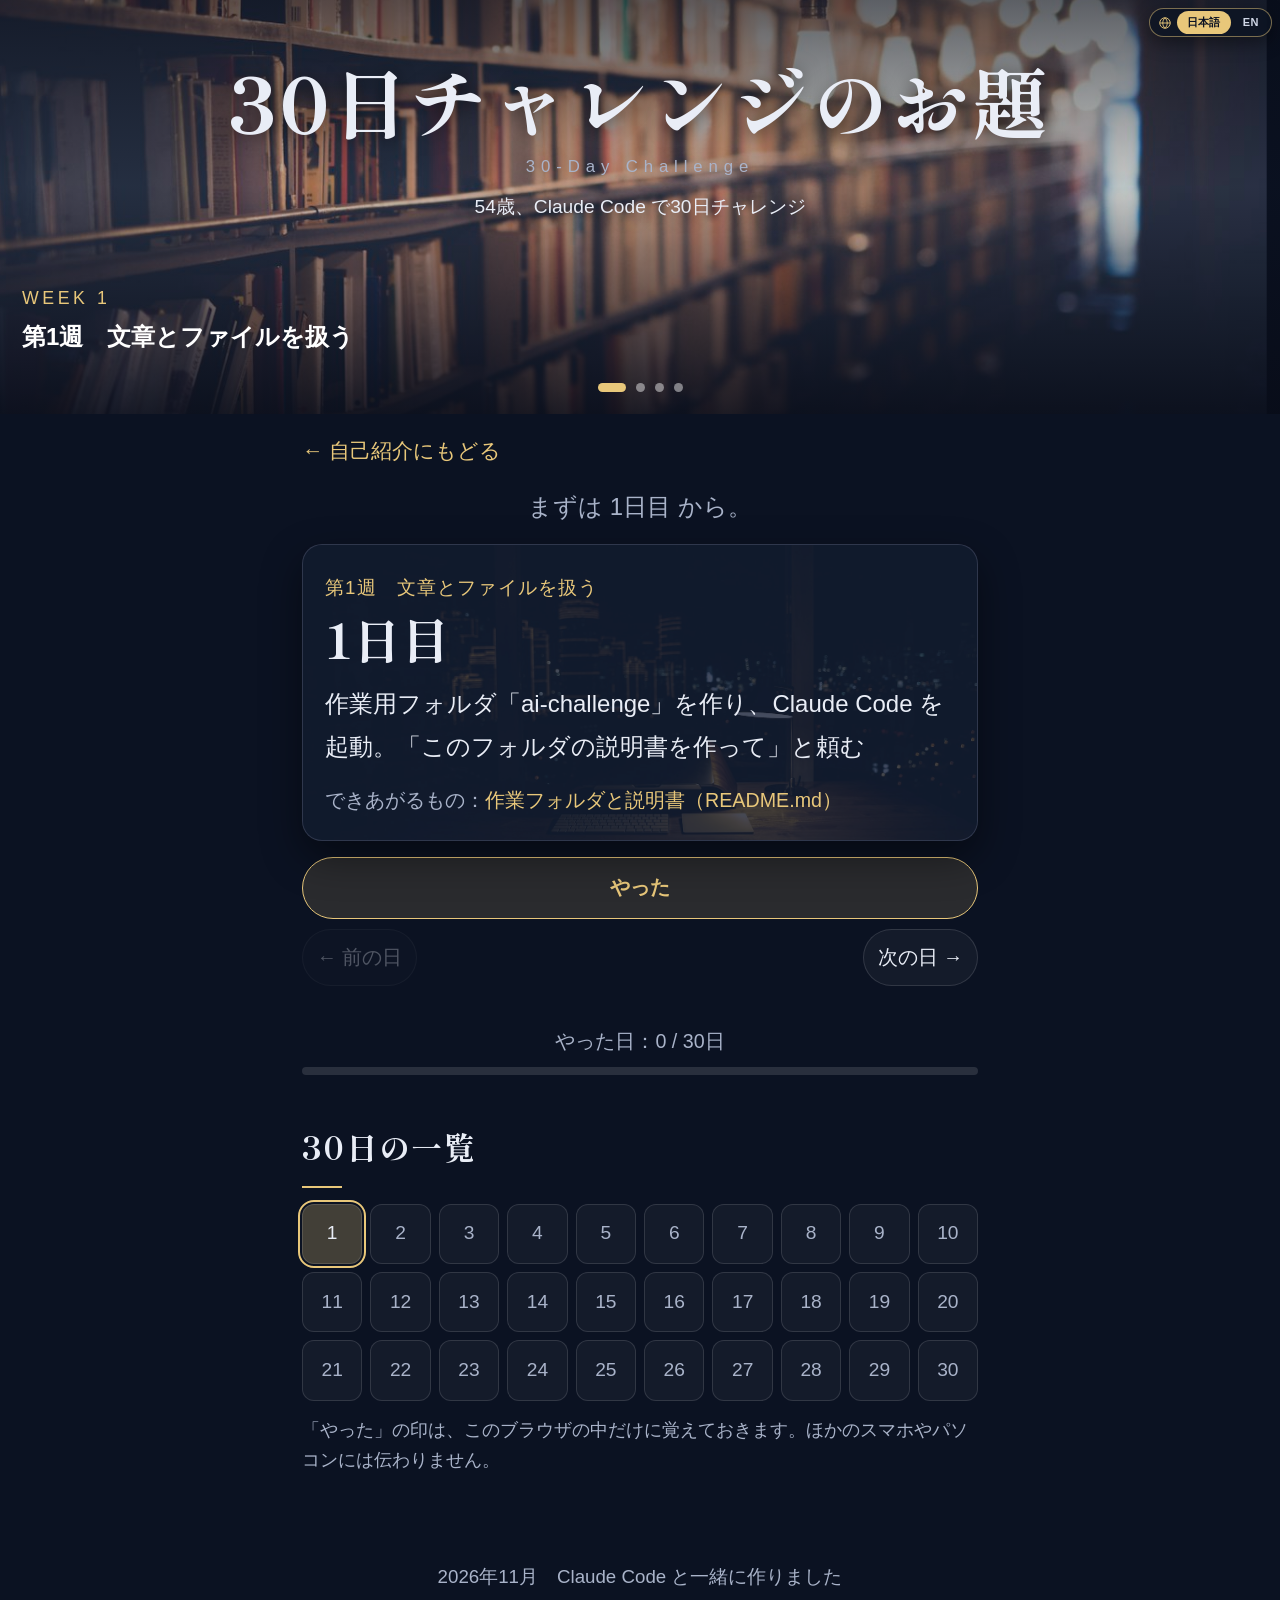
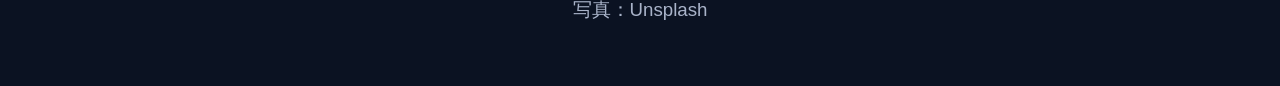
<file: odai.html>
<!doctype html>
<html lang="ja">
<head>
  <meta charset="utf-8">
  <meta name="viewport" content="width=device-width, initial-scale=1">
  <title>30日チャレンジのお題｜ローレンス</title>
  <meta name="description" content="54歳、Claude Code で30日チャレンジ。毎日のお題を、日ごとに切り替えて表示します。">
  <link rel="icon" type="image/png" href="icon.png">
  <link rel="apple-touch-icon" href="apple-touch-icon.png">
  <link rel="preconnect" href="https://fonts.googleapis.com">
  <link rel="preconnect" href="https://fonts.gstatic.com" crossorigin>
  <link rel="stylesheet" href="https://fonts.googleapis.com/css2?family=Shippori+Mincho+B1:wght@500;800&display=swap">
  <style>
    :root { --night: #0b1222; --deep: #121b33; --ink: #e9edf6; --sub: #a9b3c9; --gold: #e8c77a; --green: #8fcdb0; --line: rgba(255,255,255,.12); }
    * { box-sizing: border-box; }
    /* 文字はすべて1.5倍（ふつうの16px → 24px） */
    html { scroll-behavior: smooth; font-size: 150%; }
    body { margin: 0; background: var(--night); color: var(--ink); font-family: "Hiragino Sans", "Yu Gothic UI", "Yu Gothic", "Meiryo", sans-serif; line-height: 1.8; -webkit-font-smoothing: antialiased; }
    a { color: var(--gold); }

    /* ---------- いちばん上：写真が左右に流れるスライド ---------- */
    .hero { position: relative; height: 46svh; min-height: 380px; max-height: 520px; overflow: hidden; touch-action: pan-y; }
    .track { display: flex; height: 100%; transition: transform 1.1s cubic-bezier(.65,0,.35,1); }
    .slide { position: relative; flex: 0 0 100%; height: 100%; overflow: hidden; color: #fff; }
    .slide img { position: absolute; inset: 0; width: 100%; height: 100%; object-fit: cover; transform: scale(1.12) translateX(2%); transition: transform 7s ease-out; }
    .slide.on img { transform: scale(1.02) translateX(-2%); }
    .slide::after { content: ""; position: absolute; inset: 0; background: linear-gradient(180deg, rgba(8,12,24,.65) 0%, rgba(8,12,24,.2) 45%, rgba(8,12,24,.88) 100%); }
    .cap { position: absolute; left: 22px; right: 22px; bottom: 56px; z-index: 2; opacity: 0; transform: translateY(14px); transition: opacity .8s .5s, transform .8s .5s; }
    .slide.on .cap { opacity: 1; transform: none; }
    .cap small { display: block; font-size: .74rem; letter-spacing: .2em; color: var(--gold); }
    .cap b { font-size: 1rem; font-weight: 600; }
    .title { position: absolute; top: 0; left: 0; right: 0; z-index: 3; padding: 34px 22px 0; text-align: center; color: inherit; text-decoration: none; text-shadow: 0 2px 18px rgba(0,0,0,.6); }
    .title h1 { margin: 0; font-family: "Shippori Mincho B1", serif; font-size: min(8.4vw, 3.2rem); line-height: 1.3; font-weight: 800; letter-spacing: .04em; white-space: nowrap; }
    .title .en { margin: 2px 0 0; font-size: .7rem; letter-spacing: .35em; color: var(--sub); }
    .title .lead { margin: 8px 0 0; font-size: .8rem; }
    .dots { position: absolute; z-index: 4; left: 0; right: 0; bottom: 22px; display: flex; justify-content: center; gap: 10px; }
    .dots button { width: 9px; height: 9px; padding: 0; border: 0; border-radius: 99px; background: rgba(255,255,255,.45); cursor: pointer; transition: width .4s, background .4s; }
    .dots button.on { width: 28px; background: var(--gold); }

    main { max-width: 720px; margin: 0 auto; padding: 0 22px 40px; }
    .back { display: inline-block; margin: 18px 0 0; font-size: .88rem; text-decoration: none; }
    .today-label { text-align: center; color: var(--sub); margin: 14px 0 16px; }

    /* ---------- お題のカード（写真をうすく敷いた、ガラスのような板） ---------- */
    .card { position: relative; overflow: hidden; border-radius: 20px; padding: 26px 22px 22px; background: var(--deep); border: 1px solid var(--line); box-shadow: 0 16px 40px rgba(0,0,0,.45); transition: border-color .4s; }
    .card::before { content: ""; position: absolute; inset: 0; background: url(img/desk.jpg) center/cover; opacity: .22; }
    .card > * { position: relative; }
    .card.done { border-color: var(--green); }
    .card .week { color: var(--gold); font-size: .78rem; letter-spacing: .06em; margin: 0; }
    .card .day { font-family: "Shippori Mincho B1", serif; font-size: 2rem; font-weight: 800; margin: 0; line-height: 1.4; }
    .card .date { color: var(--green); font-size: .8rem; margin: 0 0 10px; }
    .card .task { font-size: 1rem; line-height: 1.8; margin: 10px 0 14px; }
    .card .result { color: var(--sub); font-size: .82rem; margin: 0; }
    .card .result b { color: var(--gold); font-weight: normal; }
    .stamp { position: absolute; top: 18px; right: 16px; z-index: 2; width: 88px; height: 88px; display: flex; align-items: center; justify-content: center; border: 3px solid var(--green); border-radius: 50%; color: var(--green); font-weight: 800; font-size: .9rem; transform: rotate(-14deg); background: rgba(11,18,34,.6); animation: pon .35s ease-out; }
    .stamp[hidden] { display: none; }
    @keyframes pon { from { transform: rotate(-14deg) scale(1.6); opacity: 0; } to { transform: rotate(-14deg) scale(1); opacity: 1; } }

    /* ---------- ボタン ---------- */
    /* 「やった」は大きく1段目に、「前の日」「次の日」は2段目の左右に */
    .controls { display: grid; grid-template-columns: 1fr 1fr; gap: 10px; margin-top: 16px; }
    .controls #doneBtn { grid-column: 1 / -1; order: -1; }
    .controls #next { justify-self: end; }
    .controls #prev { justify-self: start; }
    .sub-controls { display: flex; gap: 10px; justify-content: center; flex-wrap: wrap; margin: 12px 0 0; }
    .btn { font: inherit; font-size: .82rem; color: var(--ink); background: rgba(255,255,255,.04); border: 1px solid var(--line); border-radius: 99px; padding: 10px 14px; cursor: pointer; transition: border-color .3s, color .3s, background .3s; }
    .btn:hover:not(:disabled) { border-color: var(--gold); color: var(--gold); }
    .btn:disabled { opacity: .3; cursor: default; }
    .btn[hidden] { display: none; }
    .btn.primary { border-color: var(--gold); background: rgba(232,199,122,.14); color: var(--gold); font-weight: 600; padding: 12px 22px; }
    .btn.primary.is-done { border-color: var(--green); background: rgba(143,205,176,.15); color: var(--green); }

    /* ---------- 進み具合 ---------- */
    .progress { color: var(--sub); font-size: .82rem; text-align: center; margin: 26px 0 8px; }
    .bar { height: 8px; background: var(--line); border-radius: 99px; overflow: hidden; }
    .bar span { display: block; height: 100%; width: 0; background: linear-gradient(90deg, var(--gold), var(--green)); transition: width .6s; }

    h2 { margin: 44px 0 16px; font-family: "Shippori Mincho B1", serif; font-size: 1.3rem; font-weight: 800; letter-spacing: .06em; }
    h2::after { content: ""; display: block; width: 40px; height: 2px; margin-top: 10px; background: var(--gold); }
    .days { display: grid; grid-template-columns: repeat(6, 1fr); gap: 8px; }
    @media (min-width: 640px) { .days { grid-template-columns: repeat(10, 1fr); } }
    .days button { font: inherit; font-size: .8rem; aspect-ratio: 1; border-radius: 12px; border: 1px solid var(--line); background: rgba(255,255,255,.04); color: var(--sub); cursor: pointer; transition: background .3s, border-color .3s; }
    .days button.done { background: rgba(143,205,176,.22); border-color: var(--green); color: #e2f4ea; }
    .days button.today { outline: 2px solid var(--gold); outline-offset: 2px; color: var(--ink); }
    .days button.current { background: rgba(232,199,122,.25); color: var(--ink); }
    .days button.later { opacity: .4; }
    .memo { color: var(--sub); font-size: .74rem; margin-top: 14px; line-height: 1.7; }

    footer { padding: 48px 0 0; text-align: center; font-size: .78rem; color: var(--sub); }
    @media (prefers-reduced-motion: reduce) {
      .track, .slide img, .cap, .bar span { transition: none !important; }
      .stamp { animation: none; }
    }
  </style>
  <link rel="stylesheet" href="mobile.css?v=20261122b">
  <script src="fit.js?v=20261122b" defer></script>
</head>
<body class="p-odai">
  <header class="hero" id="hero">
    <div class="track" id="track">
      <div class="slide on">
        <img src="img/library.jpg" alt="" fetchpriority="high">
        <div class="cap"><small>WEEK 1</small><b><span class="nw">第1週　</span><span class="nw">文章と</span><span class="nw">ファイルを</span><span class="nw">扱う</span></b></div>
      </div>
      <div class="slide">
        <img src="img/toronto.jpg" alt="" loading="lazy">
        <div class="cap"><small>WEEK 2</small><b><span class="nw">第2週　</span><span class="nw">データと</span><span class="nw">自動化</span></b></div>
      </div>
      <div class="slide">
        <img src="img/window.jpg" alt="" loading="lazy">
        <div class="cap"><small>WEEK 3</small><b><span class="nw">第3週　</span><span class="nw">自分のページを</span><span class="nw">作って</span><span class="nw">公開する</span></b></div>
      </div>
      <div class="slide">
        <img src="img/sea.jpg" alt="" loading="lazy">
        <div class="cap"><small>WEEK 4</small><b><span class="nw">第4週　</span><span class="nw">作ったものを、</span><span class="nw">人に</span><span class="nw">差し出す</span><span class="nw">形にする</span></b></div>
      </div>
    </div>
    <a class="title" href="index.html" title="トップページ（自己紹介）にもどる">
      <h1>30日チャレンジのお題</h1>
      <p class="en">30-Day Challenge</p>
      <p class="lead">54歳、Claude Code で30日チャレンジ</p>
    </a>
    <div class="dots" id="dots" aria-label="写真の切りかえ"></div>
  </header>

  <main>
    <a class="back" href="index.html">← 自己紹介にもどる</a>

    <p class="today-label" id="todayLabel"></p>

    <article class="card" id="card" aria-live="polite">
      <span class="stamp" id="stamp" hidden>やった</span>
      <p class="week" id="week"></p>
      <p class="day" id="day"></p>
      <p class="date" id="date"></p>
      <p class="task" id="task"></p>
      <p class="result" id="result"></p>
    </article>

    <div class="controls">
      <button class="btn" id="prev" type="button">← 前の日</button>
      <button class="btn primary" id="doneBtn" type="button">やった</button>
      <button class="btn" id="next" type="button">次の日 →</button>
    </div>
    <p class="sub-controls">
      <button class="btn" id="toNext" type="button">次のお題へ</button>
      <button class="btn" id="bulkBtn" type="button"></button>
    </p>

    <p class="progress" id="progress"></p>
    <div class="bar" aria-hidden="true"><span id="bar"></span></div>

    <h2>30日の一覧</h2>
    <div class="days" id="days"></div>
    <p class="memo">「やった」の印は、このブラウザの中だけに覚えておきます。ほかのスマホやパソコンには伝わりません。</p>

    <footer>
      <p>2026年11月　Claude Code と一緒に作りました<br>写真：Unsplash</p>
    </footer>
  </main>

  <script>
    // ---- 30日分のお題 ----
    const WEEKS = {
      1: "第1週　文章とファイルを扱う",
      2: "第2週　データと自動化",
      3: "第3週　自分のページを作って公開する",
      4: "第4週　作ったものを、人に差し出す形にする",
      5: "最後の2日",
    };
    const DAYS = [
      ["作業用フォルダ「ai-challenge」を作り、Claude Code を起動。「このフォルダの説明書を作って」と頼む", "作業フォルダと説明書（README.md）"],
      ["note のエッセイ1本をテキストファイルで置き、要約と「読者が引っかかりそうな箇所」を別ファイルに書かせる", "要約と指摘のファイル"],
      ["エッセイ10本をまとめて読ませ、各回のタイトル案を三つずつ一覧にする", "タイトル案の一覧表"],
      ["原稿の誤字脱字と表記ゆれを直させ、「どこをどう直したか」の差分を見る", "修正版の原稿と修正箇所の一覧"],
      ["エッセイ1本から X の投稿文を五つ作らせ、140字以内かどうかを「数えるプログラム」で確かめさせる", "投稿文と文字数チェックの結果"],
      ["「CLAUDE.md」という設定ファイルに自分の文体ルール（三則など）を書き、そのルールで推敲させる", "自分専用のルールファイル"],
      ["その日の作業を振り返り、note の下書きとして書かせる", "note 記事の下書き"],
      ["note 記事のタイトル、公開日、スキ数を表（CSV）に書き出し、「よく読まれた記事の共通点」を分析させる", "集計表と分析メモ"],
      ["8日目の表から、スキ数の推移をグラフ画像にする", "グラフの画像"],
      ["写真フォルダのコピーを作り、ファイル名を「撮影日_連番」に一括で変える", "整理された写真フォルダ"],
      ["写真をまとめて note の見出し画像の大きさに縮小・切り抜きする", "見出し用の画像一式"],
      ["Word や PDF の原稿を、まとめてテキストに変換し、文字数を一覧にする", "変換したテキストと文字数表"],
      ["「今日やったこと」を一行入力すると、日付つきで記録ファイルに追記される、小さなプログラムを作らせる", "自分専用の記録ツール"],
      ["この週に作ったプログラムの説明書を書かせ、「どういう仕組みで動いているか」を初心者向けに説明させる", "プログラムの説明書"],
      ["自己紹介のページを1枚だけ作らせて、ブラウザで開いてみる", "自己紹介ページ"],
      ["色・文字・余白を変えて、スマホでも読みやすくする。「もっと静かな雰囲気に」のように、言葉で指示する", "デザインを整えたページ"],
      ["エッセイ連載の目次ページを作り、各回の note 記事へリンクを張る", "連載の目次ページ"],
      ["この30日チャレンジのお題を、日ごとに切り替えて表示するページを作る", "お題ページ（第4週の土台になる）"],
      ["Git（ファイルを変えた記録を残す仕組み）を、Claude Code に説明してもらいながら使い始める", "変えた記録が残る作業フォルダ"],
      ["GitHub にファイルを上げて、GitHub Pages（無料でページを公開できる仕組み）で公開する", "公開されたページの URL"],
      ["公開したページをスマホで開き、気になるところを三つ直して、もう一度公開する", "直したあとの公開ページ"],
      ["チラシを1枚印刷し、スマホで紙の QR コードを読んでみる。気になるところを直す", "試し刷りと直したチラシ"],
      ["架空の喫茶店のページを例にして、「スマホで見て直したほうがいいところ三つ」の診断書を作る", "無料診断の見本（紙1枚）"],
      ["23日目の診断書を、どのお店にも使えるひな形にする", "診断書のひな形"],
      ["お見積りと請求書のひな形を作り、金額を入れると合計が出るようにする", "見積書・請求書のひな形"],
      ["LINE やメールで問い合わせが来たときの返事の文例を、場面ごとに作る", "返事の文例集"],
      ["30日分のお題を、アプリが読めるデータの形（JSON：データを決まった書き方で並べたファイル）にまとめる", "お題のデータファイル"],
      ["お題ページに「やった」の記録と、何日続いたかを出す", "続いた日数が見えるお題ページ"],
      ["28日目のページをスマホで1日使ってみて、気になるところを三つ直す", "直したお題ページ"],
      ["30日間を振り返り、次の30日の計画を立てる", "まとめのエッセイと次の計画"],
    ];
    const TOTAL = 30;
    const KEY = "challenge30-done";

    // ---- 「やった」の印を覚えておく（日付を一緒に残す。使えないブラウザでも、ページは動くようにする） ----
    // 形：{ "1": "2026-11-13", "2": "2026-11-14", ... }
    let done = {};
    try { done = JSON.parse(localStorage.getItem(KEY)) || {}; } catch (e) { done = {}; }
    function save() { try { localStorage.setItem(KEY, JSON.stringify(done)); } catch (e) {} }
    function todayStr() {
      const d = new Date();
      return `${d.getFullYear()}-${String(d.getMonth() + 1).padStart(2, "0")}-${String(d.getDate()).padStart(2, "0")}`;
    }
    function jpDate(s) {
      if (typeof s !== "string") return "";
      const [y, m, d] = s.split("-").map(Number);
      return `${m}月${d}日`;
    }

    // ---- 次のお題＝まだ「やった」がついていない、いちばん若い日 ----
    const READY = DAYS.length;                 // お題が決まっている日数
    function nextDay() {
      for (let i = 1; i <= READY; i++) if (!done[i]) return i;
      return Math.min(READY + 1, TOTAL);        // 決まっているお題を全部やったとき
    }
    const clampDay = n => Math.min(TOTAL, Math.max(1, n));
    let current = nextDay();

    const $ = id => document.getElementById(id);

    function render() {
      const n = current;
      const nx = nextDay();
      const item = DAYS[n - 1];
      const week = n <= 28 ? Math.ceil(n / 7) : 5;
      $("week").textContent = WEEKS[week];
      $("day").textContent = n + "日目";
      $("task").textContent = item ? item[0] : "このお題は、これから決まります。";
      $("result").innerHTML = item ? "できあがるもの：<b></b>" : "";
      if (item) $("result").querySelector("b").textContent = item[1];

      const isDone = !!done[n];
      $("date").textContent = isDone ? (jpDate(done[n]) ? jpDate(done[n]) + "にやった" : "やった") : "";
      $("date").hidden = !isDone;
      $("card").classList.toggle("done", isDone);
      $("stamp").hidden = !isDone;
      $("doneBtn").textContent = isDone ? "✓ やった（取り消す）" : "やった";
      $("doneBtn").classList.toggle("is-done", isDone);
      $("doneBtn").disabled = !item;
      $("prev").disabled = n <= 1;
      $("next").disabled = n >= TOTAL;
      $("toNext").hidden = n === nx;

      // まとめて「やった」：今見ている日より前に、まだやっていない日があるときだけ出す
      let missing = 0;
      for (let i = 1; i <= Math.min(n, READY); i++) if (!done[i]) missing++;
      $("bulkBtn").hidden = !item || n === 1 || missing === 0 || (missing === 1 && !done[n] && n === nx);
      $("bulkBtn").textContent = `1〜${n}日目を、まとめて「やった」にする`;

      const doneCount = Object.keys(done).filter(k => done[k]).length;
      if (doneCount === 0) $("todayLabel").textContent = "まずは 1日目 から。";
      else if (nx > READY) $("todayLabel").textContent = "用意されているお題は、全部やりました。";
      else $("todayLabel").textContent = `次は ${nx}日目 です`;

      $("progress").textContent = `やった日：${doneCount} / ${TOTAL}日`;
      $("bar").style.width = (doneCount / TOTAL * 100) + "%";

      const box = $("days");
      box.innerHTML = "";
      for (let i = 1; i <= TOTAL; i++) {
        const b = document.createElement("button");
        b.type = "button";
        b.textContent = i;
        b.setAttribute("aria-label", `${i}日目${done[i] ? "（やった）" : ""}`);
        if (done[i]) b.classList.add("done");
        if (i === nx) b.classList.add("today");
        if (i === n) b.classList.add("current");
        if (!DAYS[i - 1]) b.classList.add("later");
        b.addEventListener("click", () => { current = i; render(); });
        box.appendChild(b);
      }
    }

    $("prev").addEventListener("click", () => { current = clampDay(current - 1); render(); });
    $("next").addEventListener("click", () => { current = clampDay(current + 1); render(); });
    $("toNext").addEventListener("click", () => { current = nextDay(); render(); });
    $("doneBtn").addEventListener("click", () => {
      if (done[current]) delete done[current]; else done[current] = todayStr();
      save(); render();
    });
    $("bulkBtn").addEventListener("click", () => {
      const n = Math.min(current, READY);
      if (!confirm(`1〜${n}日目に、まとめて「やった」の印をつけますか？`)) return;
      const t = todayStr();
      for (let i = 1; i <= n; i++) if (!done[i]) done[i] = t;
      save(); render();
    });
    render();
  </script>

  <script>
    // いちばん上の写真を、左右にすべらせて切りかえる（5秒ごと。指でスワイプしても切りかわる）
    (function () {
      var track = document.getElementById('track');
      var slides = track.children;
      var dots = document.getElementById('dots');
      var n = slides.length, i = 0, timer = null;
      var still = window.matchMedia('(prefers-reduced-motion: reduce)').matches;
      for (var k = 0; k < n; k++) {
        var b = document.createElement('button');
        b.type = 'button';
        b.setAttribute('aria-label', (k + 1) + '枚目の写真');
        (function (k) { b.onclick = function () { go(k); restart(); }; })(k);
        dots.appendChild(b);
      }
      function go(k) {
        i = (k + n) % n;
        track.style.transform = 'translateX(' + (-100 * i) + '%)';
        for (var j = 0; j < n; j++) {
          slides[j].classList.toggle('on', j === i);
          dots.children[j].classList.toggle('on', j === i);
        }
      }
      function restart() {
        clearInterval(timer);
        if (!still) timer = setInterval(function () { go(i + 1); }, 5000);
      }
      var x0 = null;
      var hero = document.getElementById('hero');
      hero.addEventListener('touchstart', function (e) { x0 = e.touches[0].clientX; }, { passive: true });
      hero.addEventListener('touchend', function (e) {
        if (x0 === null) return;
        var dx = e.changedTouches[0].clientX - x0;
        if (Math.abs(dx) > 40) { go(dx < 0 ? i + 1 : i - 1); restart(); }
        x0 = null;
      });
      go(0); restart();
    })();
  </script>
  <!-- 右側についてくる「トップへ」：右の細い線が、いまページのどのあたりかを金色で示す。丸いボタンを押すと、いちばん上へ戻る -->
  <style>
    .rail { position: fixed; z-index: 50; top: 18vh; right: 6px; width: 4px; height: 52vh; border-radius: 4px; background: rgba(255,255,255,.12); opacity: 0; transition: opacity .4s; pointer-events: none; }
    .rail i { display: block; width: 100%; height: 0; border-radius: 4px; background: #e8c77a; }
    .totop { position: fixed; z-index: 51; right: 14px; bottom: 18px; width: 64px; height: 64px; border: 1px solid rgba(232,199,122,.6); border-radius: 50%; background: rgba(11,18,34,.82); color: #e8c77a; font: 600 13px/1.1 "Hiragino Sans", "Yu Gothic UI", sans-serif; letter-spacing: .05em; cursor: pointer; box-shadow: 0 8px 22px rgba(0,0,0,.45); -webkit-backdrop-filter: blur(6px); backdrop-filter: blur(6px); opacity: 0; transform: translateY(16px); transition: opacity .35s, transform .35s; pointer-events: none; }
    .totop span { display: block; font-size: 20px; line-height: 1; margin-bottom: 2px; }
    .show .rail, .show .totop { opacity: 1; }
    .show .totop { transform: none; pointer-events: auto; }
    @media (prefers-reduced-motion: reduce) { .rail, .totop { transition: none; } }
  </style>
  <div id="totopBox">
    <div class="rail" aria-hidden="true"><i id="railFill"></i></div>
    <button class="totop" type="button" aria-label="ページのいちばん上へ戻る"><span>▲</span>トップ</button>
  </div>
  <script>
    (function () {
      var box = document.getElementById('totopBox'), fill = document.getElementById('railFill');
      function update() {
        var max = document.documentElement.scrollHeight - innerHeight;
        var y = scrollY;
        box.classList.toggle('show', y > 300);
        fill.style.height = (max > 0 ? Math.min(100, y / max * 100) : 0) + '%';
      }
      addEventListener('scroll', update, { passive: true });
      addEventListener('resize', update);
      box.querySelector('.totop').addEventListener('click', function () { scrollTo({ top: 0, behavior: 'smooth' }); });
      update();
    })();
  </script>
  <!-- 日本語と英語の切りかえ（右上にずっと出ている）。押すと、同じページの同じ場所の、もう一方の言葉のページへ移る。
       ja は、このページの言葉（ja か en）。作るときに入れかえる -->
  <style>
    .langsw { position: fixed; z-index: 60; top: 8px; right: 8px; display: flex; align-items: center; gap: 2px; padding: 2px 2px 2px 8px; border: 1px solid rgba(232,199,122,.5); border-radius: 99px; background: rgba(11,18,34,.72); -webkit-backdrop-filter: blur(8px); backdrop-filter: blur(8px); box-shadow: 0 6px 18px rgba(0,0,0,.4); font: 600 11px/1 "Hiragino Sans", "Yu Gothic UI", "Segoe UI", sans-serif; letter-spacing: .04em; }
    .langsw svg { width: 14px; height: 14px; margin-right: 3px; flex: 0 0 auto; }
    .langsw a { display: block; padding: 6px 10px; border-radius: 99px; color: #cfd6e6; text-decoration: none; transition: background .25s, color .25s; }
    .langsw a:hover { color: #e8c77a; }
    .langsw a.on { background: #e8c77a; color: #0b1222; cursor: default; }
    .hero .title { margin-top: 16px; }  /* 右上の切りかえと、題名が重ならないように */
    @media (prefers-reduced-motion: reduce) { .langsw a { transition: none; } }
  </style>
  <nav class="langsw" id="langSw" aria-label="言語 / Language">
    <svg viewBox="0 0 24 24" fill="none" stroke="#e8c77a" stroke-width="1.6" aria-hidden="true"><circle cx="12" cy="12" r="9"/><path d="M3 12h18M12 3c2.6 2.6 3.8 5.6 3.8 9s-1.2 6.4-3.8 9c-2.6-2.6-3.8-5.6-3.8-9S9.4 5.6 12 3z"/></svg>
    <a data-lang="ja" lang="ja" href="#">日本語</a>
    <a data-lang="en" lang="en" href="#">EN</a>
  </nav>
  <script>
    (function () {
      var cur = 'ja';
      var file = location.pathname.split('/').pop() || 'index.html';
      var other = cur === 'ja' ? 'en/' + file : '../' + file;
      document.querySelectorAll('#langSw a').forEach(function (a) {
        if (a.dataset.lang === cur) {
          a.classList.add('on');
          a.setAttribute('aria-current', 'page');
          a.addEventListener('click', function (e) { e.preventDefault(); });
          return;
        }
        a.href = other;
        a.addEventListener('click', function (e) {
          // 金色の印を、押したほうへ移してから、ページを移る（同じ場所 #oxford なども持っていく）
          e.preventDefault();
          document.querySelector('#langSw a.on').classList.remove('on');
          a.classList.add('on');
          setTimeout(function () { location.href = other + location.hash; }, 180);
        });
      });
    })();
  </script>
</body>
</html>
</file>
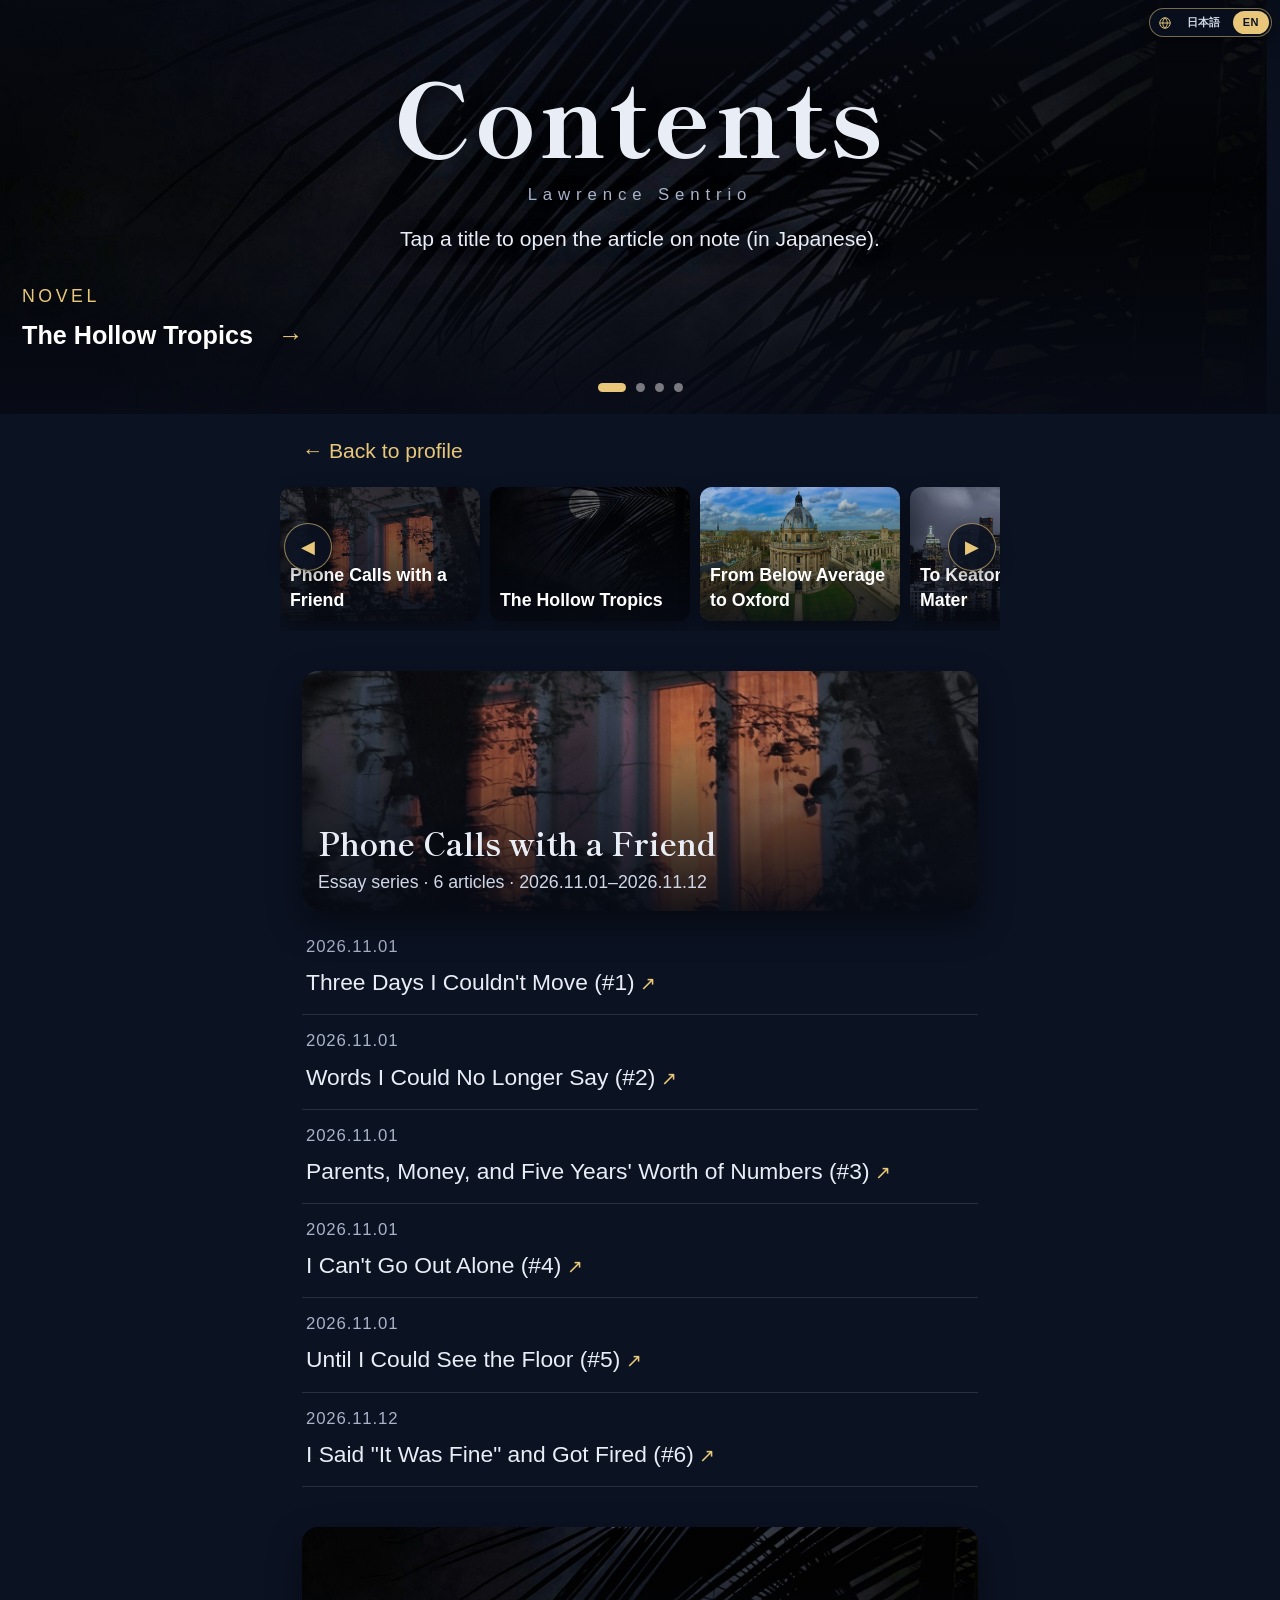
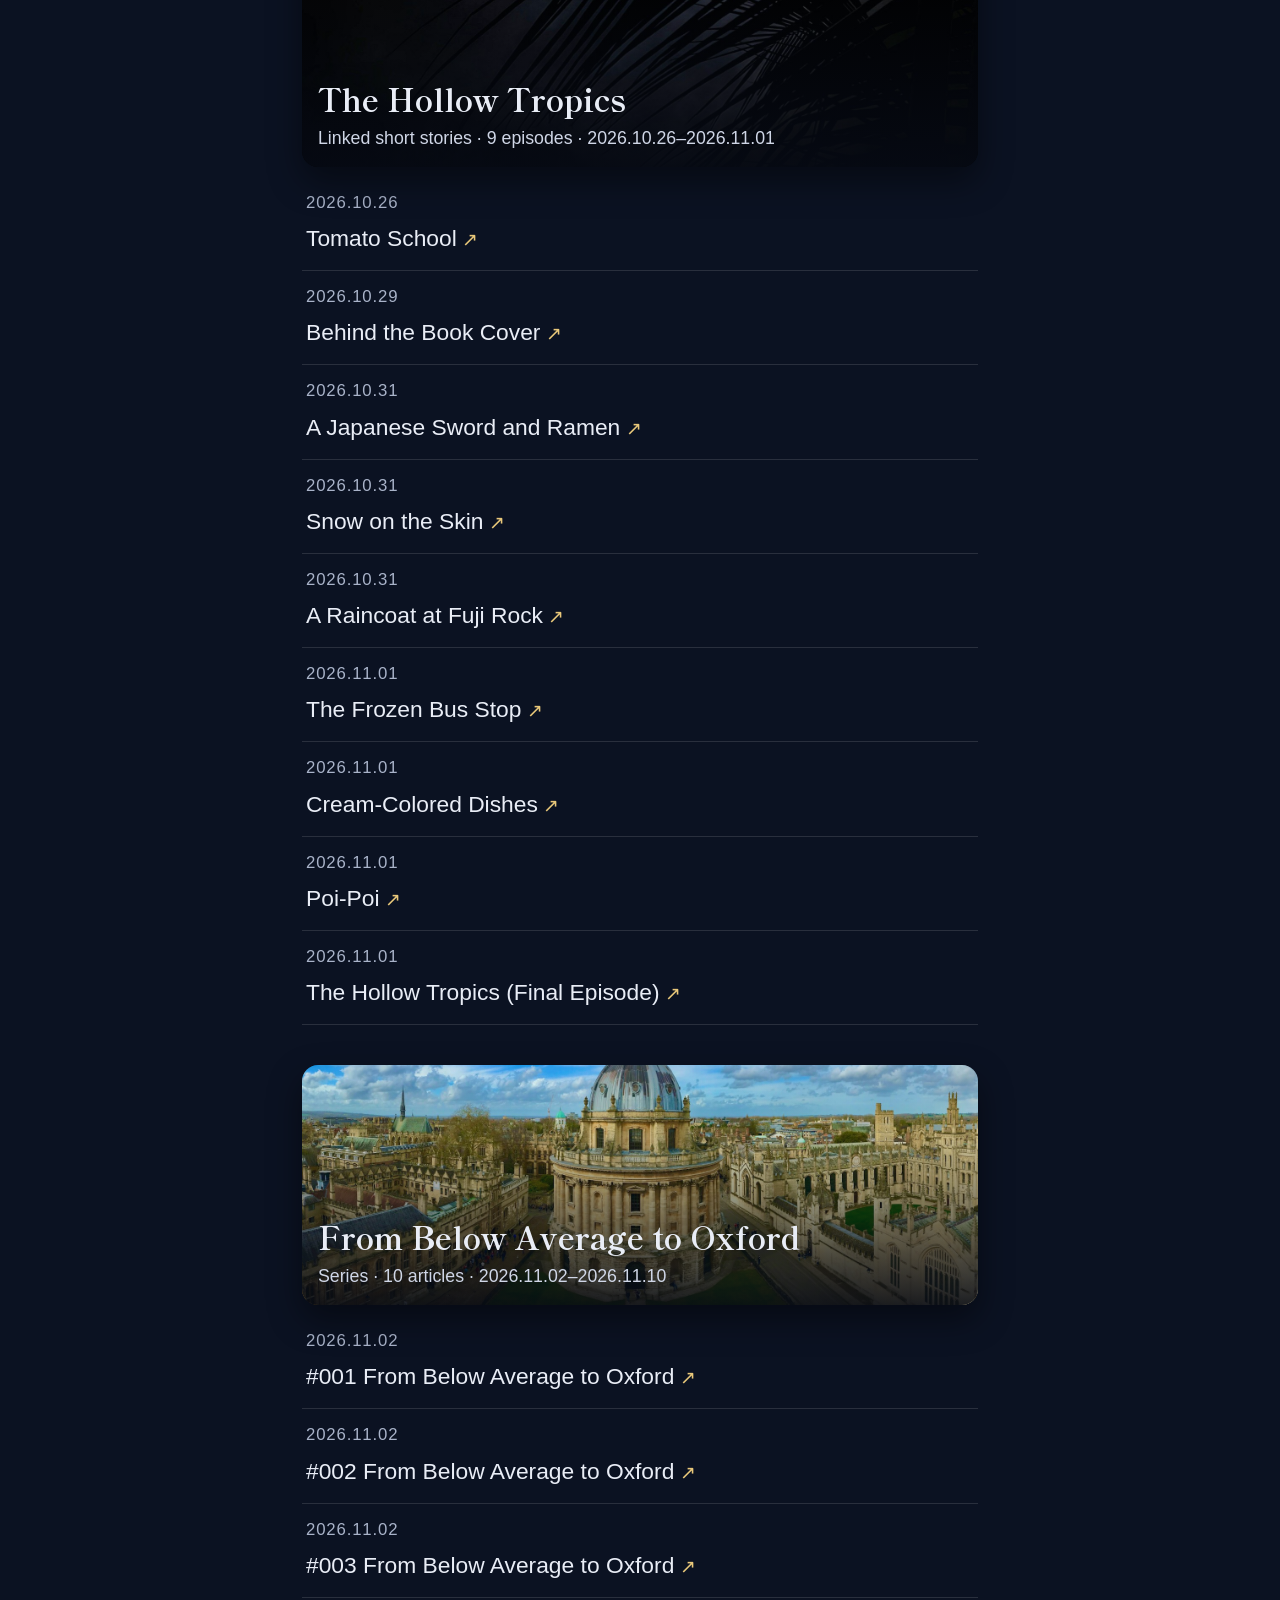
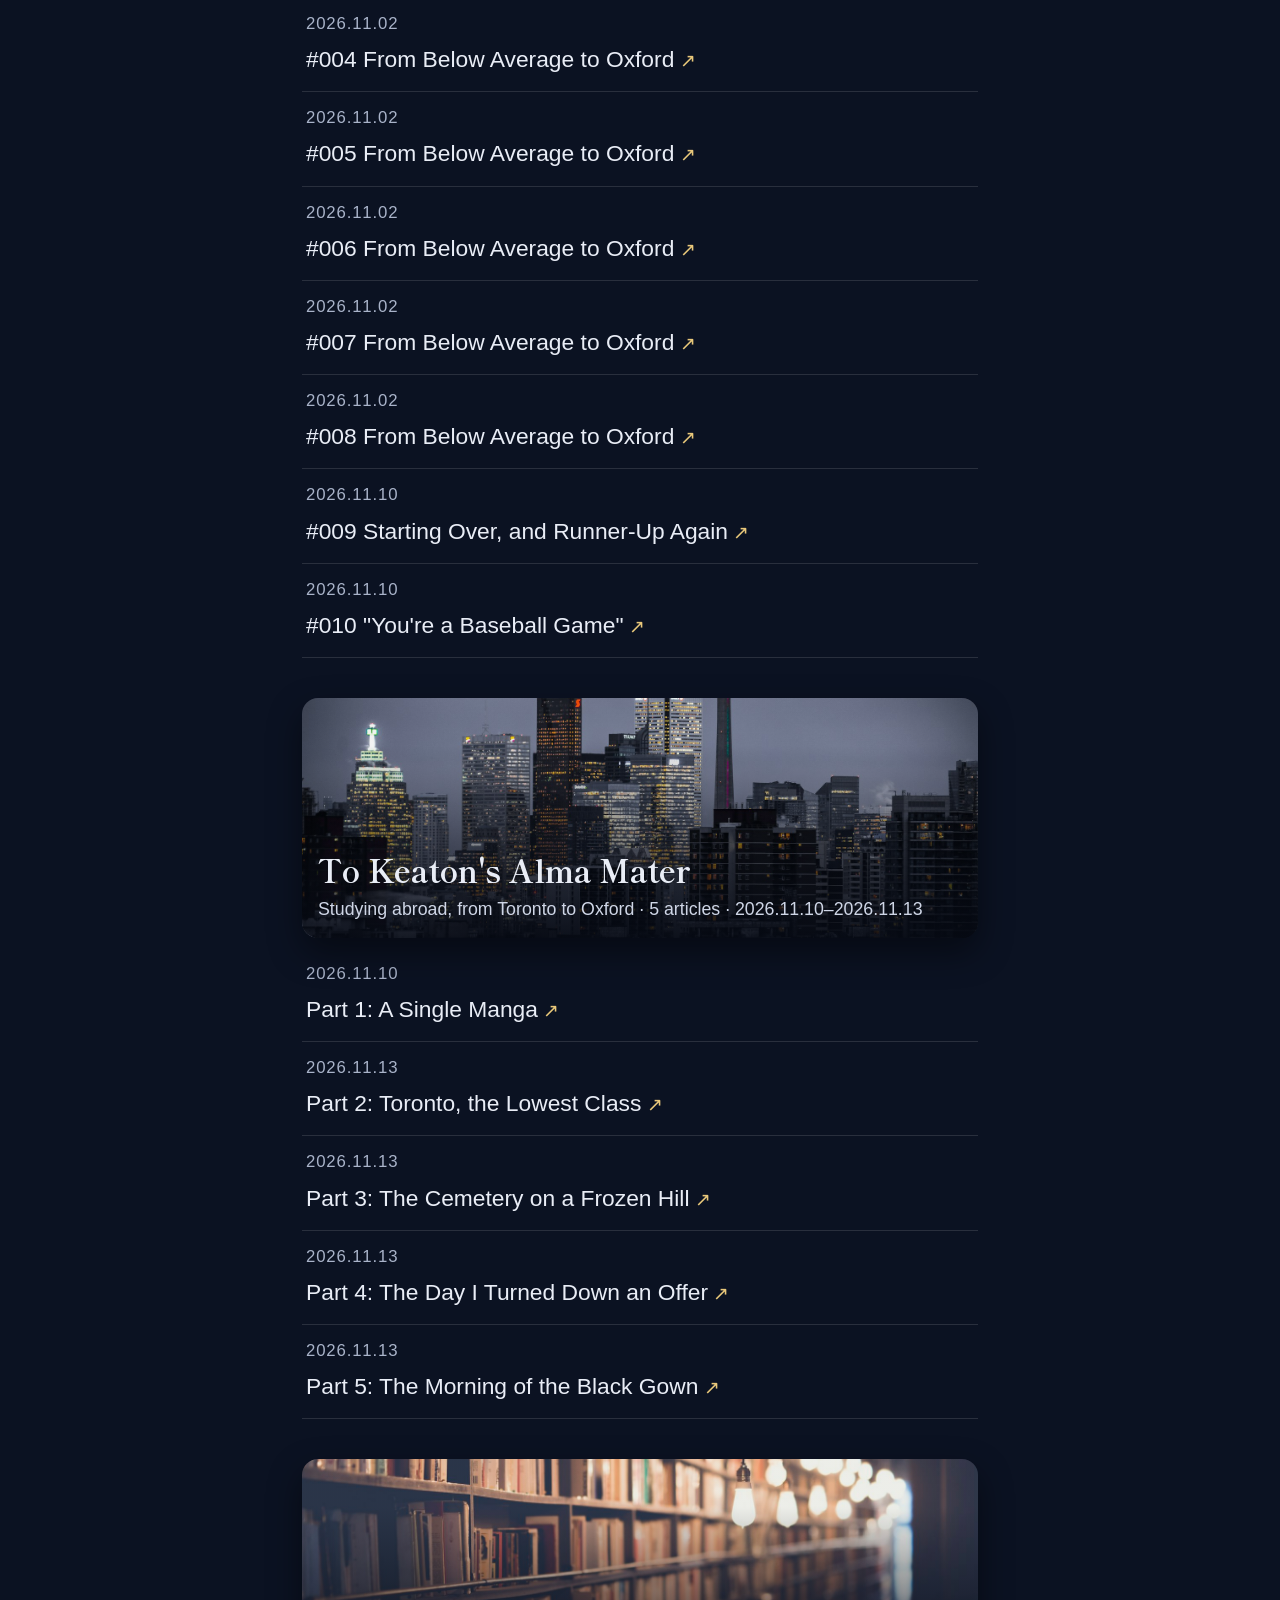
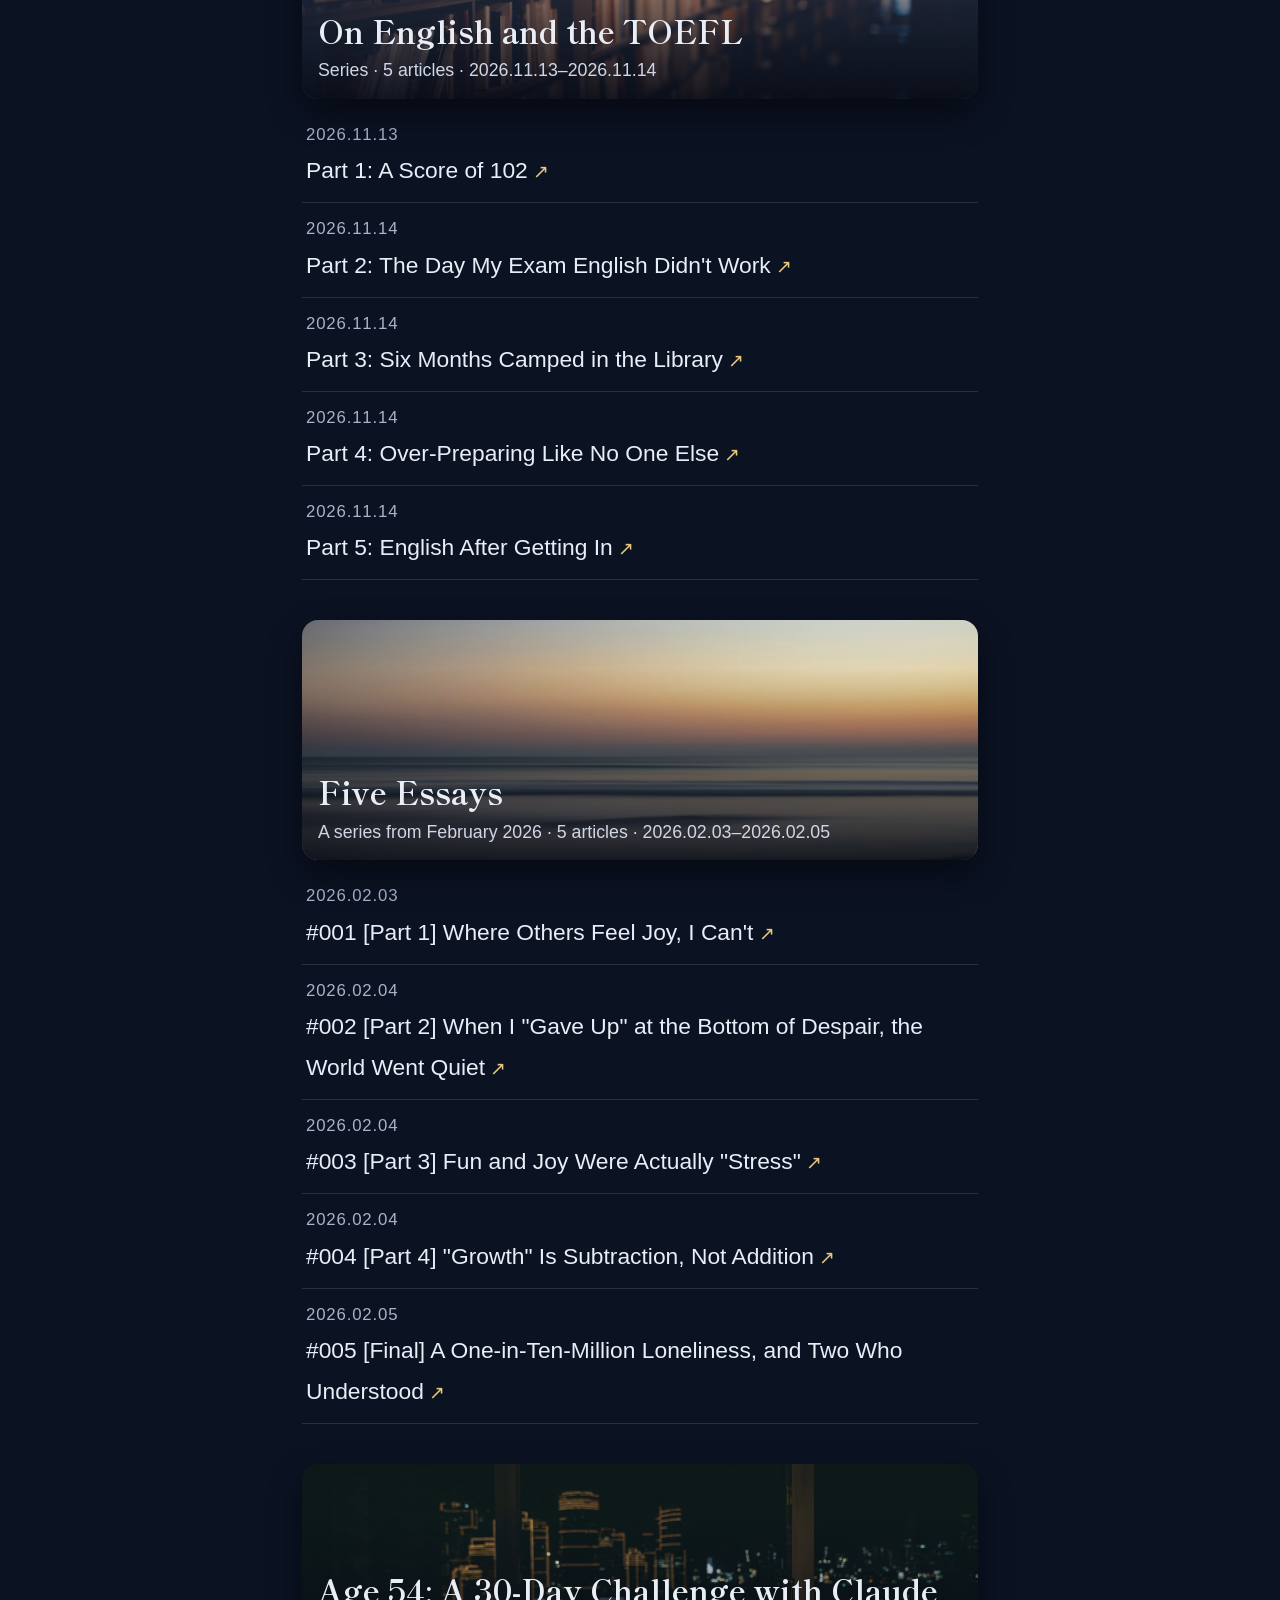
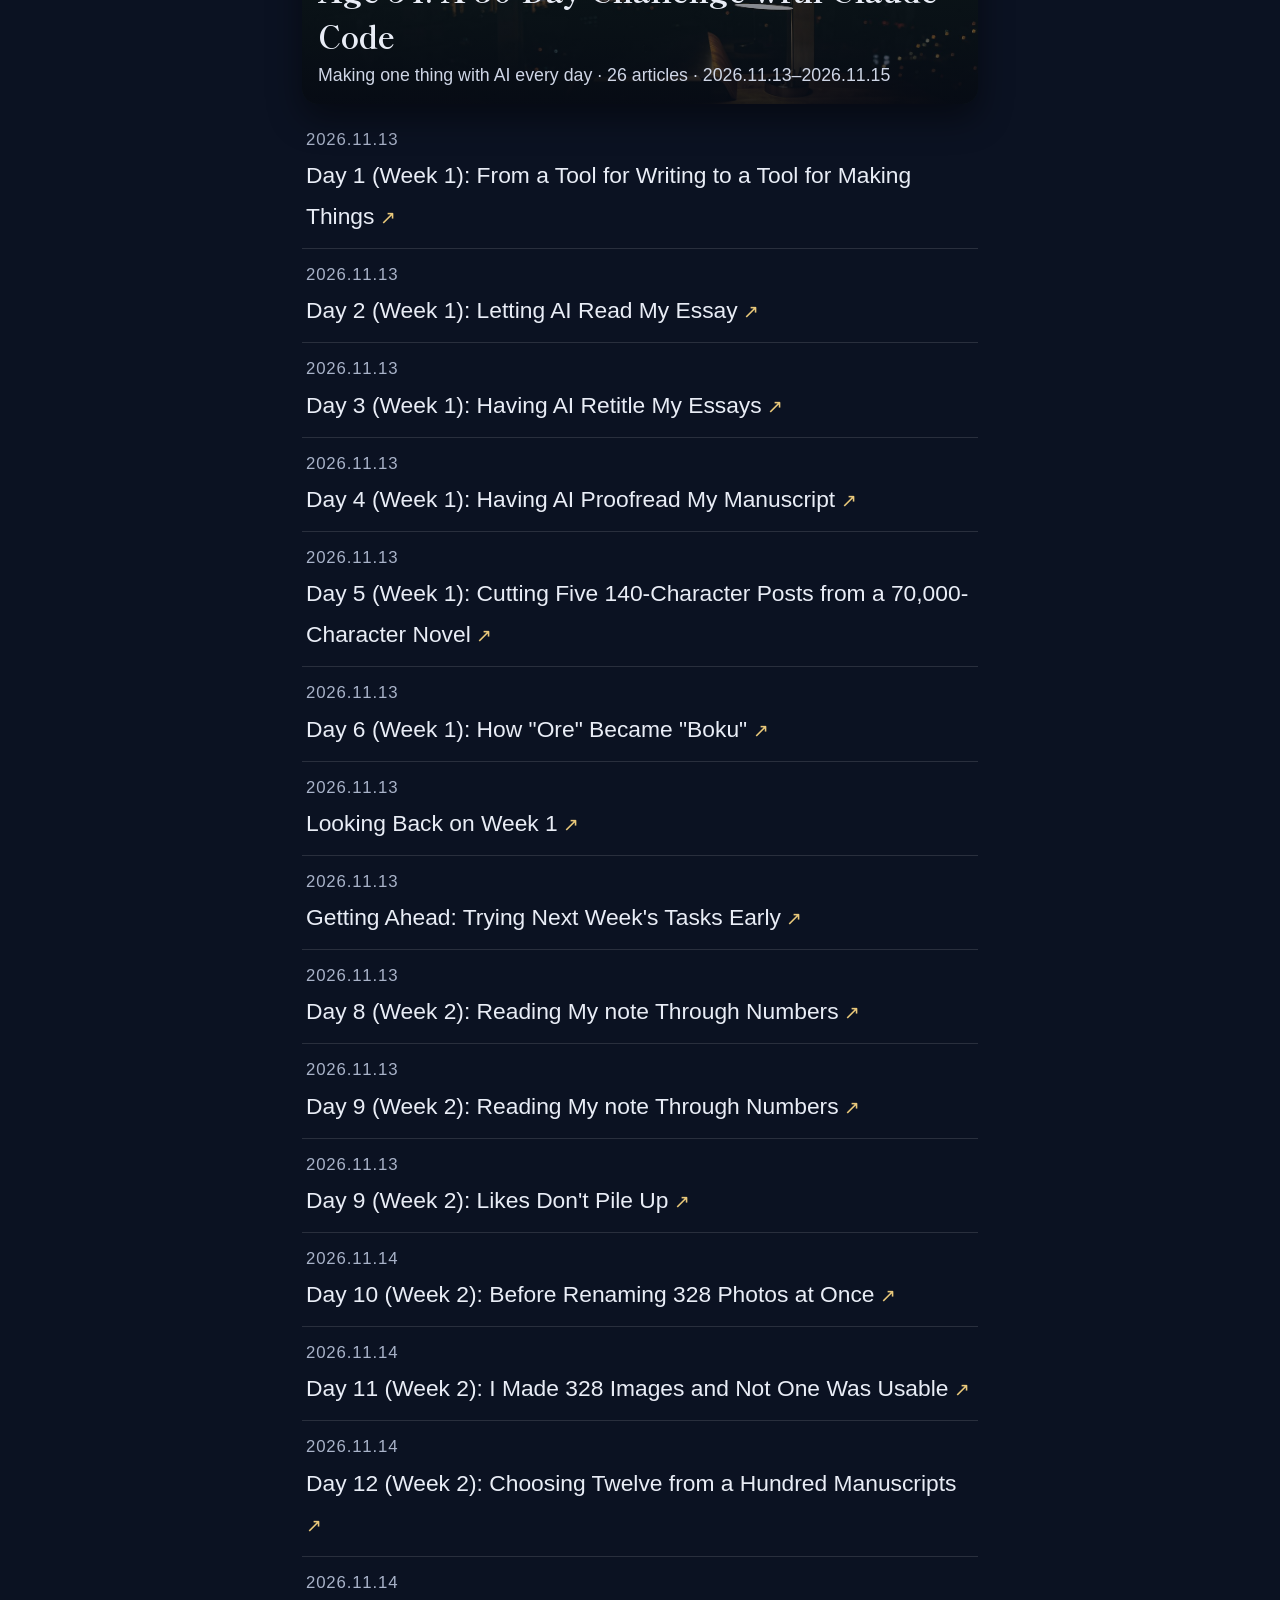
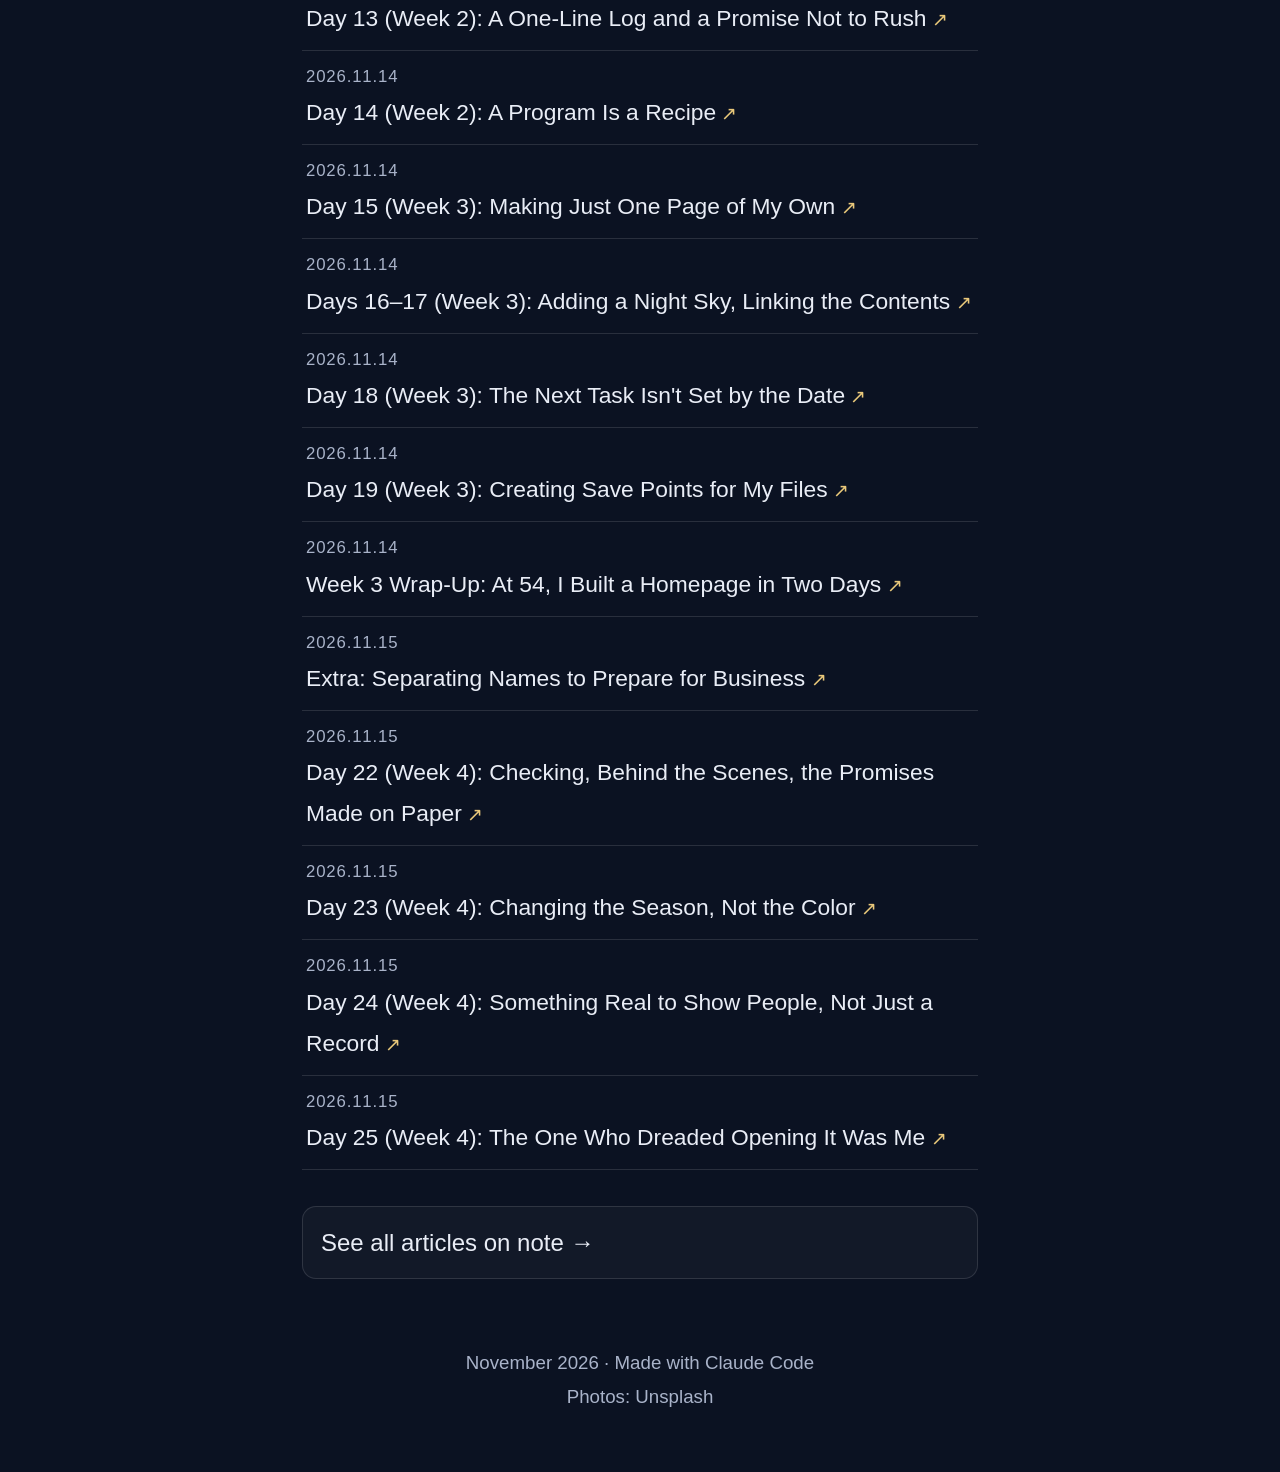
<file: en/mokuji.html>
<!doctype html>
<html lang="en">
<head>
  <meta charset="utf-8">
  <meta name="viewport" content="width=device-width, initial-scale=1">
  <title>Series Contents | Lawrence</title>
  <meta name="description" content="Contents of the series Lawrence writes on note.">
  <link rel="icon" type="image/png" href="../icon.png">
  <link rel="apple-touch-icon" href="../apple-touch-icon.png">
  <link rel="preconnect" href="https://fonts.googleapis.com">
  <link rel="preconnect" href="https://fonts.gstatic.com" crossorigin>
  <link rel="stylesheet" href="https://fonts.googleapis.com/css2?family=Shippori+Mincho+B1:wght@500;800&display=swap">
  <style>
    :root { --night: #0b1222; --deep: #121b33; --ink: #e9edf6; --sub: #a9b3c9; --gold: #e8c77a; --line: rgba(255,255,255,.12); }
    * { box-sizing: border-box; }
    /* 文字はすべて1.5倍（ふつうの16px → 24px）。題名だけは、さらに大きく2倍 */
    html { font-size: 150%; }  /* なめらかに動くのは、開いて場所が決まったあとから（下の動きの中で入れる） */
    body { margin: 0; background: var(--night); color: var(--ink); font-family: "Hiragino Sans", "Yu Gothic UI", "Yu Gothic", "Meiryo", sans-serif; line-height: 1.8; -webkit-font-smoothing: antialiased; }
    a { color: var(--gold); }

    /* ---------- いちばん上：写真が左右に流れるスライド ---------- */
    .hero { position: relative; height: 46svh; min-height: 380px; max-height: 520px; overflow: hidden; touch-action: pan-y; }
    .track { display: flex; height: 100%; transition: transform 1.1s cubic-bezier(.65,0,.35,1); }
    .slide { position: relative; flex: 0 0 100%; height: 100%; overflow: hidden; color: #fff; text-decoration: none; }
    .slide img { position: absolute; inset: 0; width: 100%; height: 100%; object-fit: cover; transform: scale(1.12) translateX(2%); transition: transform 7s ease-out; }
    .slide.on img { transform: scale(1.02) translateX(-2%); }
    .slide::after { content: ""; position: absolute; inset: 0; background: linear-gradient(180deg, rgba(8,12,24,.65) 0%, rgba(8,12,24,.2) 45%, rgba(8,12,24,.88) 100%); }
    .cap { position: absolute; left: 22px; right: 22px; bottom: 56px; z-index: 2; opacity: 0; transform: translateY(14px); transition: opacity .8s .5s, transform .8s .5s; }
    .slide.on .cap { opacity: 1; transform: none; }
    .cap small { display: block; font-size: .74rem; letter-spacing: .2em; color: var(--gold); }
    .cap b { font-size: 1.05rem; font-weight: 600; }
    .cap b::after { content: "　→"; color: var(--gold); }
    .title { position: absolute; top: 0; left: 0; right: 0; z-index: 3; padding: 34px 22px 0; text-align: center; color: inherit; text-decoration: none; text-shadow: 0 2px 18px rgba(0,0,0,.6); }
    .title h1 { margin: 0; font-family: "Shippori Mincho B1", serif; font-size: min(17.5vw, 4.27rem); line-height: 1.25; font-weight: 800; letter-spacing: .04em; white-space: nowrap; }
    .title .en { margin: 2px 0 0; font-size: .7rem; letter-spacing: .35em; color: var(--sub); }
    .title .lead { margin: 10px 0 0; font-size: .88rem; }
    /* スマホでは、下の写真の説明とかぶるので出さない（記事のタイトルの後ろの ↗ で、押せることは分かる） */
    @media (max-width: 640px) { .title .lead { display: none; } }
    .dots { position: absolute; z-index: 4; left: 0; right: 0; bottom: 22px; display: flex; justify-content: center; gap: 10px; }
    .dots button { width: 9px; height: 9px; padding: 0; border: 0; border-radius: 99px; background: rgba(255,255,255,.45); cursor: pointer; transition: width .4s, background .4s; }
    .dots button.on { width: 28px; background: var(--gold); }

    main { max-width: 720px; margin: 0 auto; padding: 0 0 40px; }
    .back { display: inline-block; margin: 18px 22px 0; font-size: .88rem; text-decoration: none; }

    /* ---------- 連載の一覧：横に流れる小さなカード ---------- */
    .chips { display: flex; gap: 10px; overflow-x: auto; scroll-snap-type: x mandatory; padding: 16px 22px 10px; scrollbar-width: none; }
    .chips::-webkit-scrollbar { display: none; }
    .chip { flex: 0 0 auto; width: 200px; height: 134px; position: relative; border-radius: 12px; overflow: hidden; scroll-snap-align: start; color: #fff; text-decoration: none; box-shadow: 0 8px 20px rgba(0,0,0,.4); }
    .chip img { position: absolute; inset: 0; width: 100%; height: 100%; object-fit: cover; }
    .chip::after { content: ""; position: absolute; inset: 0; background: linear-gradient(180deg, rgba(6,10,20,.1), rgba(6,10,20,.85)); }
    .chip span { position: absolute; z-index: 1; left: 10px; right: 10px; bottom: 8px; font-size: .74rem; line-height: 1.4; font-weight: 600; }
    .hint { margin: 0 22px; font-size: .74rem; color: var(--sub); text-align: right; }

    /* ---------- 連載ごと ---------- */
    .series { margin: 40px 22px 0; scroll-margin-top: 28px; }
    .banner { position: relative; height: 240px; border-radius: 16px; overflow: hidden; box-shadow: 0 14px 34px rgba(0,0,0,.45); }
    .banner img { position: absolute; inset: 0; width: 100%; height: 100%; object-fit: cover; transform: scale(1.08); transition: transform 1.4s ease-out; }
    .series.in .banner img { transform: scale(1); }
    .banner::after { content: ""; position: absolute; inset: 0; background: linear-gradient(180deg, rgba(6,10,20,.05) 20%, rgba(6,10,20,.9)); }
    .btext { position: absolute; z-index: 1; left: 16px; right: 16px; bottom: 12px; }
    .btext h2 { margin: 0; font-family: "Shippori Mincho B1", serif; font-size: 1.3rem; line-height: 1.45; }
    .btext .meta { margin: 2px 0 0; font-size: .74rem; color: #cfd6e6; }
    .episodes { list-style: none; margin: 10px 0 0; padding: 0; }
    .episodes li { display: flex; flex-direction: column; padding: 11px 4px; border-bottom: 1px solid var(--line); }
    .episodes .date { font-size: .7rem; color: var(--sub); letter-spacing: .05em; }
    .episodes a { color: var(--ink); text-decoration: none; font-size: .95rem; }
    .episodes a::after { content: " ↗"; color: var(--gold); font-size: .8rem; }
    .more { margin: 36px 22px 0; }
    .more a { display: block; padding: 14px 18px; border: 1px solid var(--line); border-radius: 14px; text-decoration: none; color: var(--ink); background: rgba(255,255,255,.03); }

    .reveal { opacity: 0; transform: translateY(24px); transition: opacity .9s, transform .9s; }
    .reveal.in { opacity: 1; transform: none; }
    footer { padding: 48px 22px 0; text-align: center; font-size: .78rem; color: var(--sub); }

    @media (prefers-reduced-motion: reduce) {
      .track, .slide img, .cap, .reveal, .banner img { transition: none !important; }
      .reveal { opacity: 1; transform: none; }
    }
  </style>
  <link rel="stylesheet" href="../mobile.css?v=20261122b">
  <script src="../fit.js?v=20261122b" defer></script>
</head>
<body class="p-toc">
  <header class="hero" id="hero">
    <div class="track" id="track">
      <a class="slide on" href="#kudo">
        <img src="../img/tropic.jpg" alt="" fetchpriority="high">
        <div class="cap"><small>NOVEL</small><b>The Hollow Tropics</b></div>
      </a>
      <a class="slide" href="#oxford">
        <img src="../img/oxford.jpg" alt="" loading="lazy">
        <div class="cap"><small>ESSAY</small><b>From Below Average to Oxford</b></div>
      </a>
      <a class="slide" href="#keaton">
        <img src="../img/toronto.jpg" alt="" loading="lazy">
        <div class="cap"><small>ESSAY</small><b>To Keaton's Alma Mater</b></div>
      </a>
      <a class="slide" href="#challenge">
        <img src="../img/desk.jpg" alt="" loading="lazy">
        <div class="cap"><small>CHALLENGE</small><b>My 30-Day AI Challenge</b></div>
      </a>
    </div>
    <a class="title" href="index.html" title="Back to the top page">
      <h1>Contents</h1>
      <p class="en">Lawrence Sentrio</p>
      <p class="lead">Tap a title to open the article on note (in Japanese).</p>
    </a>
    <div class="dots" id="dots" aria-label="Photo slides"></div>
  </header>

  <main>
    <a class="back" href="index.html">← Back to profile</a>
    <nav aria-label="List of series">
      <div class="chips" data-arrows>
        <a class="chip" href="#friend"><img src="../img/window.jpg" alt="" loading="lazy"><span>Phone Calls with a Friend</span></a>
        <a class="chip" href="#kudo"><img src="../img/tropic.jpg" alt="" loading="lazy"><span>The Hollow Tropics</span></a>
        <a class="chip" href="#oxford"><img src="../img/oxford.jpg" alt="" loading="lazy"><span>From Below Average to Oxford</span></a>
        <a class="chip" href="#keaton"><img src="../img/toronto.jpg" alt="" loading="lazy"><span>To Keaton's Alma Mater</span></a>
        <a class="chip" href="#english"><img src="../img/library.jpg" alt="" loading="lazy"><span>On English and the TOEFL</span></a>
        <a class="chip" href="#essay5"><img src="../img/sea.jpg" alt="" loading="lazy"><span>Five Essays</span></a>
        <a class="chip" href="#challenge"><img src="../img/desk.jpg" alt="" loading="lazy"><span>Age 54: A 30-Day Challenge with Claude Code</span></a>
      </div>
      <p class="hint">← Swipe to see more →</p>
    </nav>

    <section class="series reveal" id="friend">
      <div class="banner">
        <img src="../img/window.jpg" alt="A lit window at night" loading="lazy">
        <div class="btext"><h2>Phone Calls with a Friend</h2><p class="meta">Essay series · 6 articles · 2026.11.01–2026.11.12</p></div>
      </div>
      <ol class="episodes">
          <li><span class="date">2026.11.01</span><a href="https://note.com/lawrence_sentrio/n/n2189eae26234" target="_blank" rel="noopener">Three Days I Couldn't Move (#1)</a></li>
          <li><span class="date">2026.11.01</span><a href="https://note.com/lawrence_sentrio/n/n0f4633f919cb" target="_blank" rel="noopener">Words I Could No Longer Say (#2)</a></li>
          <li><span class="date">2026.11.01</span><a href="https://note.com/lawrence_sentrio/n/n29d53da615b2" target="_blank" rel="noopener">Parents, Money, and Five Years' Worth of Numbers (#3)</a></li>
          <li><span class="date">2026.11.01</span><a href="https://note.com/lawrence_sentrio/n/ncae701d4d18d" target="_blank" rel="noopener">I Can't Go Out Alone (#4)</a></li>
          <li><span class="date">2026.11.01</span><a href="https://note.com/lawrence_sentrio/n/n5550068d7502" target="_blank" rel="noopener">Until I Could See the Floor (#5)</a></li>
          <li><span class="date">2026.11.12</span><a href="https://note.com/lawrence_sentrio/n/ne0f544c1c29b" target="_blank" rel="noopener">I Said "It Was Fine" and Got Fired (#6)</a></li>
      </ol>
    </section>
    <section class="series reveal" id="kudo">
      <div class="banner">
        <img src="../img/tropic.jpg" alt="Palm leaves in the moonlight" loading="lazy">
        <div class="btext"><h2>The Hollow Tropics</h2><p class="meta">Linked short stories · 9 episodes · 2026.10.26–2026.11.01</p></div>
      </div>
      <ol class="episodes">
          <li><span class="date">2026.10.26</span><a href="https://note.com/lawrence_sentrio/n/n188f0911d6b9" target="_blank" rel="noopener">Tomato School</a></li>
          <li><span class="date">2026.10.29</span><a href="https://note.com/lawrence_sentrio/n/n060630aae604" target="_blank" rel="noopener">Behind the Book Cover</a></li>
          <li><span class="date">2026.10.31</span><a href="https://note.com/lawrence_sentrio/n/n27a6012e51d4" target="_blank" rel="noopener">A Japanese Sword and Ramen</a></li>
          <li><span class="date">2026.10.31</span><a href="https://note.com/lawrence_sentrio/n/n299a8f4f9111" target="_blank" rel="noopener">Snow on the Skin</a></li>
          <li><span class="date">2026.10.31</span><a href="https://note.com/lawrence_sentrio/n/na2106ff16c25" target="_blank" rel="noopener">A Raincoat at Fuji Rock</a></li>
          <li><span class="date">2026.11.01</span><a href="https://note.com/lawrence_sentrio/n/nfc0fb9fd2f80" target="_blank" rel="noopener">The Frozen Bus Stop</a></li>
          <li><span class="date">2026.11.01</span><a href="https://note.com/lawrence_sentrio/n/nc0c1b52915fc" target="_blank" rel="noopener">Cream-Colored Dishes</a></li>
          <li><span class="date">2026.11.01</span><a href="https://note.com/lawrence_sentrio/n/na2d67ef58b29" target="_blank" rel="noopener">Poi-Poi</a></li>
          <li><span class="date">2026.11.01</span><a href="https://note.com/lawrence_sentrio/n/n9ccb0bd92cff" target="_blank" rel="noopener">The Hollow Tropics (Final Episode)</a></li>
      </ol>
    </section>
    <section class="series reveal" id="oxford">
      <div class="banner">
        <img src="../img/oxford.jpg" alt="The Radcliffe Camera in Oxford" loading="lazy">
        <div class="btext"><h2>From Below Average to Oxford</h2><p class="meta">Series · 10 articles · 2026.11.02–2026.11.10</p></div>
      </div>
      <ol class="episodes">
          <li><span class="date">2026.11.02</span><a href="https://note.com/lawrence_sentrio/n/nc8ab6bd316f2" target="_blank" rel="noopener">#001 From Below Average to Oxford</a></li>
          <li><span class="date">2026.11.02</span><a href="https://note.com/lawrence_sentrio/n/n1718d1020ac8" target="_blank" rel="noopener">#002 From Below Average to Oxford</a></li>
          <li><span class="date">2026.11.02</span><a href="https://note.com/lawrence_sentrio/n/n7b5bc124b4de" target="_blank" rel="noopener">#003 From Below Average to Oxford</a></li>
          <li><span class="date">2026.11.02</span><a href="https://note.com/lawrence_sentrio/n/n2d6aeea3b4ad" target="_blank" rel="noopener">#004 From Below Average to Oxford</a></li>
          <li><span class="date">2026.11.02</span><a href="https://note.com/lawrence_sentrio/n/nc817eebd2348" target="_blank" rel="noopener">#005 From Below Average to Oxford</a></li>
          <li><span class="date">2026.11.02</span><a href="https://note.com/lawrence_sentrio/n/n4e3f116561aa" target="_blank" rel="noopener">#006 From Below Average to Oxford</a></li>
          <li><span class="date">2026.11.02</span><a href="https://note.com/lawrence_sentrio/n/n0d696940d2d4" target="_blank" rel="noopener">#007 From Below Average to Oxford</a></li>
          <li><span class="date">2026.11.02</span><a href="https://note.com/lawrence_sentrio/n/nf70a3f6fe797" target="_blank" rel="noopener">#008 From Below Average to Oxford</a></li>
          <li><span class="date">2026.11.10</span><a href="https://note.com/lawrence_sentrio/n/n82e090225418" target="_blank" rel="noopener">#009 Starting Over, and Runner-Up Again</a></li>
          <li><span class="date">2026.11.10</span><a href="https://note.com/lawrence_sentrio/n/nc3cfd1f43289" target="_blank" rel="noopener">#010 "You're a Baseball Game"</a></li>
      </ol>
    </section>
    <section class="series reveal" id="keaton">
      <div class="banner">
        <img src="../img/toronto.jpg" alt="Toronto at dusk" loading="lazy">
        <div class="btext"><h2>To Keaton's Alma Mater</h2><p class="meta">Studying abroad, from Toronto to Oxford · 5 articles · 2026.11.10–2026.11.13</p></div>
      </div>
      <ol class="episodes">
          <li><span class="date">2026.11.10</span><a href="https://note.com/lawrence_sentrio/n/n7d7b1e7bb267" target="_blank" rel="noopener">Part 1: A Single Manga</a></li>
          <li><span class="date">2026.11.13</span><a href="https://note.com/lawrence_sentrio/n/naddb18e5989a" target="_blank" rel="noopener">Part 2: Toronto, the Lowest Class</a></li>
          <li><span class="date">2026.11.13</span><a href="https://note.com/lawrence_sentrio/n/n187e42213f04" target="_blank" rel="noopener">Part 3: The Cemetery on a Frozen Hill</a></li>
          <li><span class="date">2026.11.13</span><a href="https://note.com/lawrence_sentrio/n/nb61924ad7cbb" target="_blank" rel="noopener">Part 4: The Day I Turned Down an Offer</a></li>
          <li><span class="date">2026.11.13</span><a href="https://note.com/lawrence_sentrio/n/nf92d5de03ef6" target="_blank" rel="noopener">Part 5: The Morning of the Black Gown</a></li>
      </ol>
    </section>
    <section class="series reveal" id="english">
      <div class="banner">
        <img src="../img/library.jpg" alt="Library shelves lined with lights" loading="lazy">
        <div class="btext"><h2>On English and the TOEFL</h2><p class="meta">Series · 5 articles · 2026.11.13–2026.11.14</p></div>
      </div>
      <ol class="episodes">
          <li><span class="date">2026.11.13</span><a href="https://note.com/lawrence_sentrio/n/n6b8075d66259" target="_blank" rel="noopener">Part 1: A Score of 102</a></li>
          <li><span class="date">2026.11.14</span><a href="https://note.com/lawrence_sentrio/n/ne6987cab2e15" target="_blank" rel="noopener">Part 2: The Day My Exam English Didn't Work</a></li>
          <li><span class="date">2026.11.14</span><a href="https://note.com/lawrence_sentrio/n/n9e178e172441" target="_blank" rel="noopener">Part 3: Six Months Camped in the Library</a></li>
          <li><span class="date">2026.11.14</span><a href="https://note.com/lawrence_sentrio/n/n75d2973e24a9" target="_blank" rel="noopener">Part 4: Over-Preparing Like No One Else</a></li>
          <li><span class="date">2026.11.14</span><a href="https://note.com/lawrence_sentrio/n/n1b2c71b467b1" target="_blank" rel="noopener">Part 5: English After Getting In</a></li>
      </ol>
    </section>
    <section class="series reveal" id="essay5">
      <div class="banner">
        <img src="../img/sea.jpg" alt="A calm sea at dawn" loading="lazy">
        <div class="btext"><h2>Five Essays</h2><p class="meta">A series from February 2026 · 5 articles · 2026.02.03–2026.02.05</p></div>
      </div>
      <ol class="episodes">
          <li><span class="date">2026.02.03</span><a href="https://note.com/lawrence_sentrio/n/n28fa43b1a0e1" target="_blank" rel="noopener">#001 [Part 1] Where Others Feel Joy, I Can't</a></li>
          <li><span class="date">2026.02.04</span><a href="https://note.com/lawrence_sentrio/n/n28c2bc2fb96d" target="_blank" rel="noopener">#002 [Part 2] When I "Gave Up" at the Bottom of Despair, the World Went Quiet</a></li>
          <li><span class="date">2026.02.04</span><a href="https://note.com/lawrence_sentrio/n/na2b8fb315f90" target="_blank" rel="noopener">#003 [Part 3] Fun and Joy Were Actually "Stress"</a></li>
          <li><span class="date">2026.02.04</span><a href="https://note.com/lawrence_sentrio/n/na7d00c6b2a4f" target="_blank" rel="noopener">#004 [Part 4] "Growth" Is Subtraction, Not Addition</a></li>
          <li><span class="date">2026.02.05</span><a href="https://note.com/lawrence_sentrio/n/n86a0a51d4924" target="_blank" rel="noopener">#005 [Final] A One-in-Ten-Million Loneliness, and Two Who Understood</a></li>
      </ol>
    </section>
    <section class="series reveal" id="challenge">
      <div class="banner">
        <img src="../img/desk.jpg" alt="A desk by the window at night" loading="lazy">
        <div class="btext"><h2>Age 54: A 30-Day Challenge with Claude Code</h2><p class="meta">Making one thing with AI every day · 26 articles · 2026.11.13–2026.11.15</p></div>
      </div>
      <ol class="episodes">
          <li><span class="date">2026.11.13</span><a href="https://note.com/lawrence_sentrio/n/nefdb71f98c8e" target="_blank" rel="noopener">Day 1 (Week 1): From a Tool for Writing to a Tool for Making Things</a></li>
          <li><span class="date">2026.11.13</span><a href="https://note.com/lawrence_sentrio/n/n972750881b1c" target="_blank" rel="noopener">Day 2 (Week 1): Letting AI Read My Essay</a></li>
          <li><span class="date">2026.11.13</span><a href="https://note.com/lawrence_sentrio/n/na837b7a8b9bb" target="_blank" rel="noopener">Day 3 (Week 1): Having AI Retitle My Essays</a></li>
          <li><span class="date">2026.11.13</span><a href="https://note.com/lawrence_sentrio/n/n794cb5cd01be" target="_blank" rel="noopener">Day 4 (Week 1): Having AI Proofread My Manuscript</a></li>
          <li><span class="date">2026.11.13</span><a href="https://note.com/lawrence_sentrio/n/n58786765b94c" target="_blank" rel="noopener">Day 5 (Week 1): Cutting Five 140-Character Posts from a 70,000-Character Novel</a></li>
          <li><span class="date">2026.11.13</span><a href="https://note.com/lawrence_sentrio/n/n1ff5482df6e0" target="_blank" rel="noopener">Day 6 (Week 1): How "Ore" Became "Boku"</a></li>
          <li><span class="date">2026.11.13</span><a href="https://note.com/lawrence_sentrio/n/nc1baa18d9804" target="_blank" rel="noopener">Looking Back on Week 1</a></li>
          <li><span class="date">2026.11.13</span><a href="https://note.com/lawrence_sentrio/n/n8cc91cea3a07" target="_blank" rel="noopener">Getting Ahead: Trying Next Week's Tasks Early</a></li>
          <li><span class="date">2026.11.13</span><a href="https://note.com/lawrence_sentrio/n/n4efab1a3b621" target="_blank" rel="noopener">Day 8 (Week 2): Reading My note Through Numbers</a></li>
          <li><span class="date">2026.11.13</span><a href="https://note.com/lawrence_sentrio/n/n9089b8970d63" target="_blank" rel="noopener">Day 9 (Week 2): Reading My note Through Numbers</a></li>
          <li><span class="date">2026.11.13</span><a href="https://note.com/lawrence_sentrio/n/nd0a59259e6d2" target="_blank" rel="noopener">Day 9 (Week 2): Likes Don't Pile Up</a></li>
          <li><span class="date">2026.11.14</span><a href="https://note.com/lawrence_sentrio/n/nbd5084ac18d2" target="_blank" rel="noopener">Day 10 (Week 2): Before Renaming 328 Photos at Once</a></li>
          <li><span class="date">2026.11.14</span><a href="https://note.com/lawrence_sentrio/n/n398febe16ce5" target="_blank" rel="noopener">Day 11 (Week 2): I Made 328 Images and Not One Was Usable</a></li>
          <li><span class="date">2026.11.14</span><a href="https://note.com/lawrence_sentrio/n/n77ad8ec6f5f4" target="_blank" rel="noopener">Day 12 (Week 2): Choosing Twelve from a Hundred Manuscripts</a></li>
          <li><span class="date">2026.11.14</span><a href="https://note.com/lawrence_sentrio/n/neea5ac8fb3d4" target="_blank" rel="noopener">Day 13 (Week 2): A One-Line Log and a Promise Not to Rush</a></li>
          <li><span class="date">2026.11.14</span><a href="https://note.com/lawrence_sentrio/n/ndb9782285e77" target="_blank" rel="noopener">Day 14 (Week 2): A Program Is a Recipe</a></li>
          <li><span class="date">2026.11.14</span><a href="https://note.com/lawrence_sentrio/n/nfb45ae084102" target="_blank" rel="noopener">Day 15 (Week 3): Making Just One Page of My Own</a></li>
          <li><span class="date">2026.11.14</span><a href="https://note.com/lawrence_sentrio/n/n236f0a7dbd3c" target="_blank" rel="noopener">Days 16–17 (Week 3): Adding a Night Sky, Linking the Contents</a></li>
          <li><span class="date">2026.11.14</span><a href="https://note.com/lawrence_sentrio/n/nf4814a4f09e9" target="_blank" rel="noopener">Day 18 (Week 3): The Next Task Isn't Set by the Date</a></li>
          <li><span class="date">2026.11.14</span><a href="https://note.com/lawrence_sentrio/n/n2b70ee242bdb" target="_blank" rel="noopener">Day 19 (Week 3): Creating Save Points for My Files</a></li>
          <li><span class="date">2026.11.14</span><a href="https://note.com/lawrence_sentrio/n/n610eef30392d" target="_blank" rel="noopener">Week 3 Wrap-Up: At 54, I Built a Homepage in Two Days</a></li>
          <li><span class="date">2026.11.15</span><a href="https://note.com/lawrence_sentrio/n/n0fb241e49339" target="_blank" rel="noopener">Extra: Separating Names to Prepare for Business</a></li>
          <li><span class="date">2026.11.15</span><a href="https://note.com/lawrence_sentrio/n/nce22ed3e4f2f" target="_blank" rel="noopener">Day 22 (Week 4): Checking, Behind the Scenes, the Promises Made on Paper</a></li>
          <li><span class="date">2026.11.15</span><a href="https://note.com/lawrence_sentrio/n/ne41df992178e" target="_blank" rel="noopener">Day 23 (Week 4): Changing the Season, Not the Color</a></li>
          <li><span class="date">2026.11.15</span><a href="https://note.com/lawrence_sentrio/n/n28edeae12854" target="_blank" rel="noopener">Day 24 (Week 4): Something Real to Show People, Not Just a Record</a></li>
          <li><span class="date">2026.11.15</span><a href="https://note.com/lawrence_sentrio/n/n32a1d0a277a0" target="_blank" rel="noopener">Day 25 (Week 4): The One Who Dreaded Opening It Was Me</a></li>
      </ol>
    </section>

    <p class="more"><a href="https://note.com/lawrence_sentrio" target="_blank" rel="noopener">See all articles on note →</a></p>

    <footer>
      <p>November 2026 · Made with Claude Code<br>Photos: Unsplash</p>
    </footer>
  </main>

  <script>
    // いちばん上の写真を、左右にすべらせて切りかえる（5秒ごと。指でスワイプしても切りかわる）
    (function () {
      var track = document.getElementById('track');
      var slides = track.children;
      var dots = document.getElementById('dots');
      var n = slides.length, i = 0, timer = null;
      var still = window.matchMedia('(prefers-reduced-motion: reduce)').matches;
      for (var k = 0; k < n; k++) {
        var b = document.createElement('button');
        b.type = 'button';
        b.setAttribute('aria-label', 'Photo ' + (k + 1));
        (function (k) { b.onclick = function () { go(k); restart(); }; })(k);
        dots.appendChild(b);
      }
      function go(k) {
        i = (k + n) % n;
        track.style.transform = 'translateX(' + (-100 * i) + '%)';
        for (var j = 0; j < n; j++) {
          slides[j].classList.toggle('on', j === i);
          dots.children[j].classList.toggle('on', j === i);
        }
      }
      function restart() {
        clearInterval(timer);
        if (!still) timer = setInterval(function () { go(i + 1); }, 5000);
      }
      var x0 = null, moved = false;
      var hero = document.getElementById('hero');
      hero.addEventListener('touchstart', function (e) { x0 = e.touches[0].clientX; moved = false; }, { passive: true });
      hero.addEventListener('touchend', function (e) {
        if (x0 === null) return;
        var dx = e.changedTouches[0].clientX - x0;
        if (Math.abs(dx) > 40) { moved = true; go(dx < 0 ? i + 1 : i - 1); restart(); }
        x0 = null;
      });
      // スワイプしたときは、写真を押したことにしない
      track.addEventListener('click', function (e) { if (moved) { e.preventDefault(); moved = false; } });
      go(0); restart();

      // 連載は、画面に入ったらふわっと出す
      var io = new IntersectionObserver(function (es) {
        es.forEach(function (e) { if (e.isIntersecting) { e.target.classList.add('in'); io.unobserve(e.target); } });
      }, { threshold: 0.08 });
      document.querySelectorAll('.reveal').forEach(function (el) { io.observe(el); });
      // #oxford などで直接開いたときは、その連載をすぐ見せる
      // ブラウザによっては、開いたときにその場所まで動かないことがあるので、写真が読みこまれたあとに自分で動かす
      var t = location.hash && document.querySelector(location.hash);
      if (t) t.classList.add('in');
      addEventListener('load', function () {
        if (t) t.scrollIntoView({ behavior: 'instant' });
        document.documentElement.style.scrollBehavior = 'smooth';
      });
    })();
  </script>
  <!-- 横にすべるカードの切りかえ：スマホは指ですべらせる（「← Swipe to see more →」を出す）。
       パソコン（マウスで操作する画面）は、案内を隠して、左右の ◀ ▶ を押して動かす -->
  <style>
    .hscroll { position: relative; }
    .hscroll .arrow { display: none; }
    @media (hover: hover) and (pointer: fine) {
      .hint { display: none; }
      .hscroll .arrow { display: flex; align-items: center; justify-content: center; position: absolute; z-index: 5; top: 50%; width: 48px; height: 48px; margin-top: -28px; border: 1px solid rgba(232,199,122,.6); border-radius: 50%; background: rgba(11,18,34,.85); color: #e8c77a; font-size: 18px; cursor: pointer; box-shadow: 0 6px 18px rgba(0,0,0,.45); transition: opacity .3s, background .3s; }
      .hscroll .arrow:hover { background: rgba(30,44,80,.95); }
      .hscroll .arrow.prev { left: 4px; }
      .hscroll .arrow.next { right: 4px; }
      .hscroll .arrow[disabled] { opacity: 0; pointer-events: none; }
    }
  </style>
  <script>
    (function () {
      document.querySelectorAll('[data-arrows]').forEach(function (row) {
        var wrap = document.createElement('div');
        wrap.className = 'hscroll';
        row.parentNode.insertBefore(wrap, row);
        wrap.appendChild(row);
        function make(cls, label, text, dir) {
          var b = document.createElement('button');
          b.type = 'button'; b.className = 'arrow ' + cls; b.setAttribute('aria-label', label); b.textContent = text;
          b.addEventListener('click', function () {
            var first = row.firstElementChild;
            var step = first ? first.getBoundingClientRect().width + 12 : row.clientWidth * 0.8;
            row.scrollBy({ left: dir * step, behavior: 'smooth' });
          });
          wrap.appendChild(b);
          return b;
        }
        var prev = make('prev', 'Previous', '◀', -1), next = make('next', 'Next', '▶', 1);
        function update() {
          var max = row.scrollWidth - row.clientWidth - 2;
          prev.disabled = row.scrollLeft <= 2;
          next.disabled = row.scrollLeft >= max;
        }
        row.addEventListener('scroll', update, { passive: true });
        addEventListener('resize', update);
        update();
      });
    })();
  </script>
  <!-- 右側についてくる「トップへ」：右の細い線が、いまページのどのあたりかを金色で示す。丸いボタンを押すと、いちばん上へ戻る -->
  <style>
    .rail { position: fixed; z-index: 50; top: 18vh; right: 6px; width: 4px; height: 52vh; border-radius: 4px; background: rgba(255,255,255,.12); opacity: 0; transition: opacity .4s; pointer-events: none; }
    .rail i { display: block; width: 100%; height: 0; border-radius: 4px; background: #e8c77a; }
    .totop { position: fixed; z-index: 51; right: 14px; bottom: 18px; width: 64px; height: 64px; border: 1px solid rgba(232,199,122,.6); border-radius: 50%; background: rgba(11,18,34,.82); color: #e8c77a; font: 600 13px/1.1 "Hiragino Sans", "Yu Gothic UI", sans-serif; letter-spacing: .05em; cursor: pointer; box-shadow: 0 8px 22px rgba(0,0,0,.45); -webkit-backdrop-filter: blur(6px); backdrop-filter: blur(6px); opacity: 0; transform: translateY(16px); transition: opacity .35s, transform .35s; pointer-events: none; }
    .totop span { display: block; font-size: 20px; line-height: 1; margin-bottom: 2px; }
    .show .rail, .show .totop { opacity: 1; }
    .show .totop { transform: none; pointer-events: auto; }
    @media (prefers-reduced-motion: reduce) { .rail, .totop { transition: none; } }
  </style>
  <div id="totopBox">
    <div class="rail" aria-hidden="true"><i id="railFill"></i></div>
    <button class="totop" type="button" aria-label="Back to top"><span>▲</span>TOP</button>
  </div>
  <script>
    (function () {
      var box = document.getElementById('totopBox'), fill = document.getElementById('railFill');
      function update() {
        var max = document.documentElement.scrollHeight - innerHeight;
        var y = scrollY;
        box.classList.toggle('show', y > 300);
        fill.style.height = (max > 0 ? Math.min(100, y / max * 100) : 0) + '%';
      }
      addEventListener('scroll', update, { passive: true });
      addEventListener('resize', update);
      box.querySelector('.totop').addEventListener('click', function () { scrollTo({ top: 0, behavior: 'smooth' }); });
      update();
    })();
  </script>
  <!-- 日本語と英語の切りかえ（右上にずっと出ている）。押すと、同じページの同じ場所の、もう一方の言葉のページへ移る。
       ja は、このページの言葉（ja か en）。作るときに入れかえる -->
  <style>
    .langsw { position: fixed; z-index: 60; top: 8px; right: 8px; display: flex; align-items: center; gap: 2px; padding: 2px 2px 2px 8px; border: 1px solid rgba(232,199,122,.5); border-radius: 99px; background: rgba(11,18,34,.72); -webkit-backdrop-filter: blur(8px); backdrop-filter: blur(8px); box-shadow: 0 6px 18px rgba(0,0,0,.4); font: 600 11px/1 "Hiragino Sans", "Yu Gothic UI", "Segoe UI", sans-serif; letter-spacing: .04em; }
    .langsw svg { width: 14px; height: 14px; margin-right: 3px; flex: 0 0 auto; }
    .langsw a { display: block; padding: 6px 10px; border-radius: 99px; color: #cfd6e6; text-decoration: none; transition: background .25s, color .25s; }
    .langsw a:hover { color: #e8c77a; }
    .langsw a.on { background: #e8c77a; color: #0b1222; cursor: default; }
    .hero .title { margin-top: 16px; }  /* 右上の切りかえと、題名が重ならないように */
    @media (prefers-reduced-motion: reduce) { .langsw a { transition: none; } }
  </style>
  <nav class="langsw" id="langSw" aria-label="言語 / Language">
    <svg viewBox="0 0 24 24" fill="none" stroke="#e8c77a" stroke-width="1.6" aria-hidden="true"><circle cx="12" cy="12" r="9"/><path d="M3 12h18M12 3c2.6 2.6 3.8 5.6 3.8 9s-1.2 6.4-3.8 9c-2.6-2.6-3.8-5.6-3.8-9S9.4 5.6 12 3z"/></svg>
    <a data-lang="ja" lang="ja" href="#">日本語</a>
    <a data-lang="en" lang="en" href="#">EN</a>
  </nav>
  <script>
    (function () {
      var cur = 'en';
      var file = location.pathname.split('/').pop() || 'index.html';
      var other = cur === 'ja' ? 'en/' + file : '../' + file;
      document.querySelectorAll('#langSw a').forEach(function (a) {
        if (a.dataset.lang === cur) {
          a.classList.add('on');
          a.setAttribute('aria-current', 'page');
          a.addEventListener('click', function (e) { e.preventDefault(); });
          return;
        }
        a.href = other;
        a.addEventListener('click', function (e) {
          // 金色の印を、押したほうへ移してから、ページを移る（同じ場所 #oxford なども持っていく）
          e.preventDefault();
          document.querySelector('#langSw a.on').classList.remove('on');
          a.classList.add('on');
          setTimeout(function () { location.href = other + location.hash; }, 180);
        });
      });
    })();
  </script>
</body>
</html>
</file>
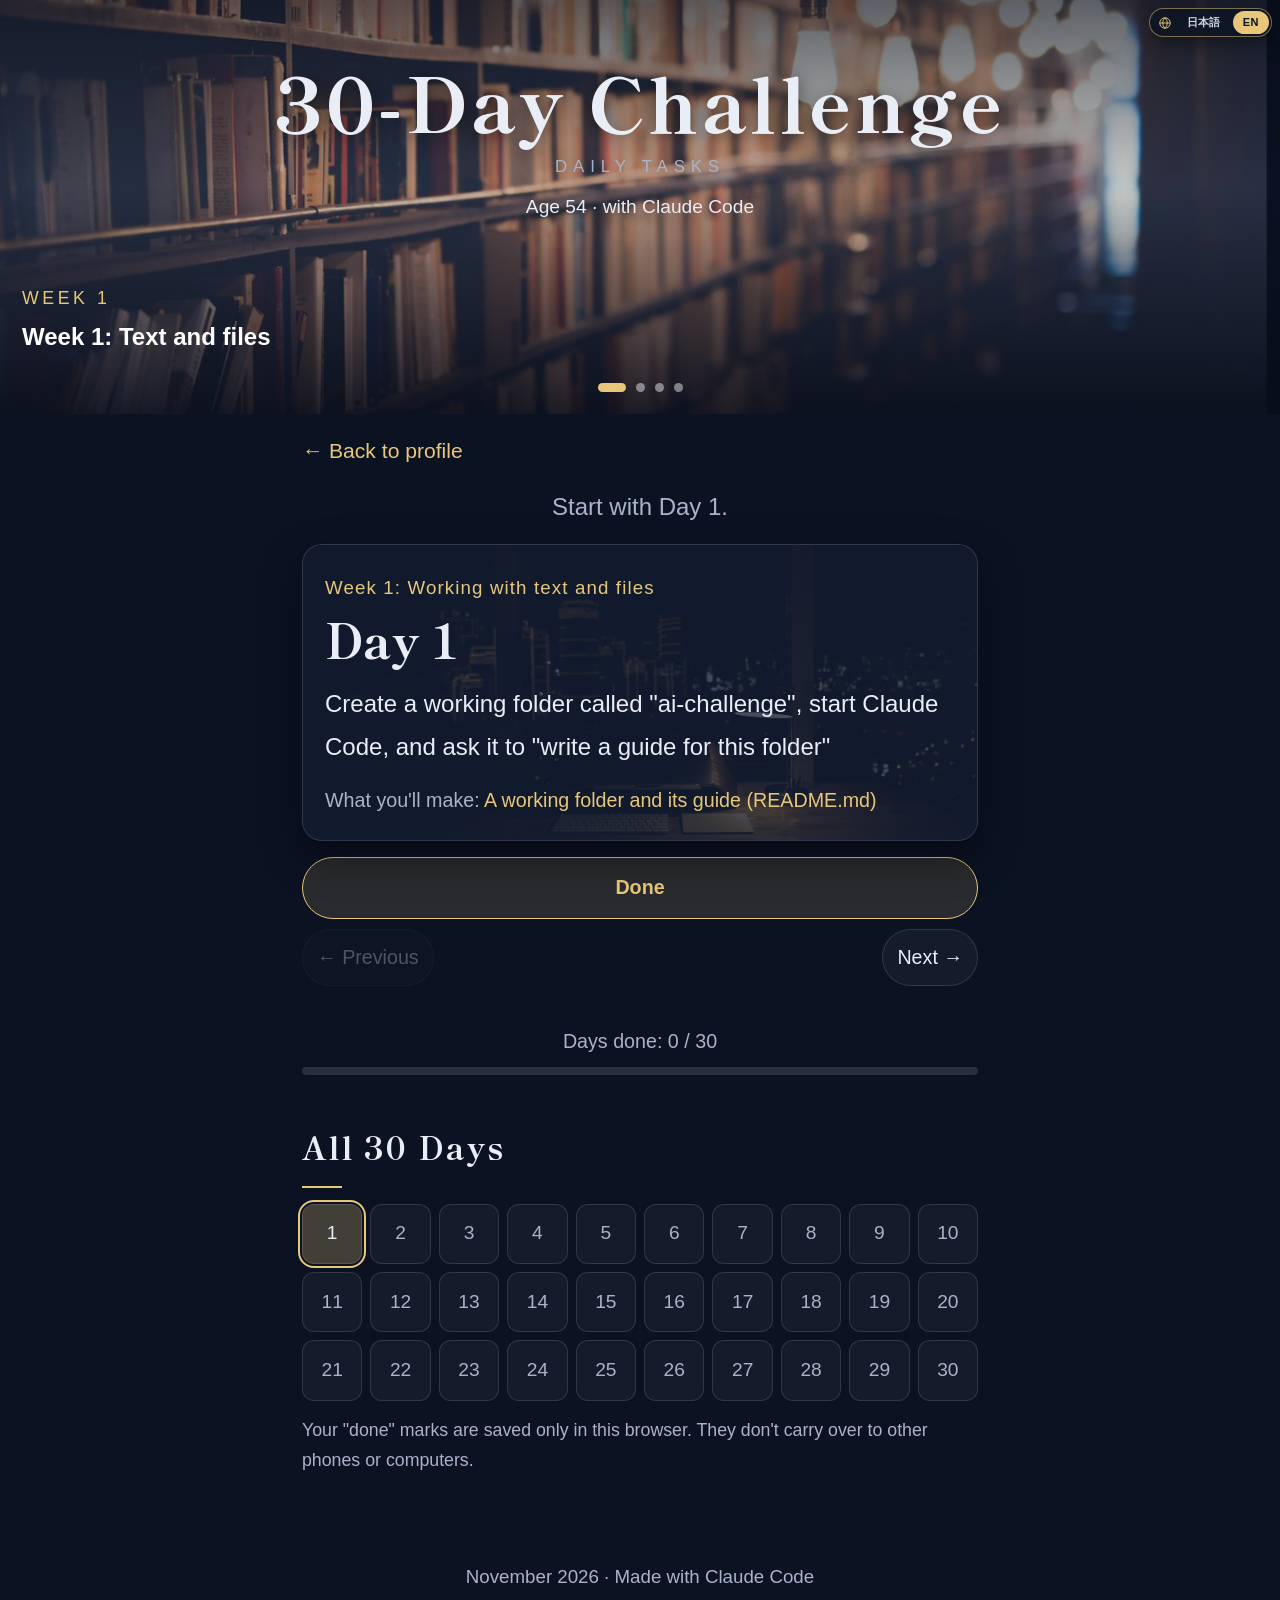
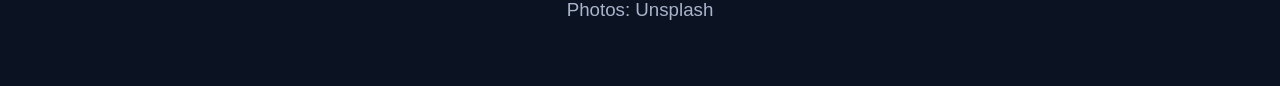
<file: en/odai.html>
<!doctype html>
<html lang="en">
<head>
  <meta charset="utf-8">
  <meta name="viewport" content="width=device-width, initial-scale=1">
  <title>30-Day Challenge Tasks | Lawrence</title>
  <meta name="description" content="Age 54: a 30-day challenge with Claude Code. Shows each day's task, one day at a time.">
  <link rel="icon" type="image/png" href="../icon.png">
  <link rel="apple-touch-icon" href="../apple-touch-icon.png">
  <link rel="preconnect" href="https://fonts.googleapis.com">
  <link rel="preconnect" href="https://fonts.gstatic.com" crossorigin>
  <link rel="stylesheet" href="https://fonts.googleapis.com/css2?family=Shippori+Mincho+B1:wght@500;800&display=swap">
  <style>
    :root { --night: #0b1222; --deep: #121b33; --ink: #e9edf6; --sub: #a9b3c9; --gold: #e8c77a; --green: #8fcdb0; --line: rgba(255,255,255,.12); }
    * { box-sizing: border-box; }
    /* 文字はすべて1.5倍（ふつうの16px → 24px） */
    html { scroll-behavior: smooth; font-size: 150%; }
    body { margin: 0; background: var(--night); color: var(--ink); font-family: "Hiragino Sans", "Yu Gothic UI", "Yu Gothic", "Meiryo", sans-serif; line-height: 1.8; -webkit-font-smoothing: antialiased; }
    a { color: var(--gold); }

    /* ---------- いちばん上：写真が左右に流れるスライド ---------- */
    .hero { position: relative; height: 46svh; min-height: 380px; max-height: 520px; overflow: hidden; touch-action: pan-y; }
    .track { display: flex; height: 100%; transition: transform 1.1s cubic-bezier(.65,0,.35,1); }
    .slide { position: relative; flex: 0 0 100%; height: 100%; overflow: hidden; color: #fff; }
    .slide img { position: absolute; inset: 0; width: 100%; height: 100%; object-fit: cover; transform: scale(1.12) translateX(2%); transition: transform 7s ease-out; }
    .slide.on img { transform: scale(1.02) translateX(-2%); }
    .slide::after { content: ""; position: absolute; inset: 0; background: linear-gradient(180deg, rgba(8,12,24,.65) 0%, rgba(8,12,24,.2) 45%, rgba(8,12,24,.88) 100%); }
    .cap { position: absolute; left: 22px; right: 22px; bottom: 56px; z-index: 2; opacity: 0; transform: translateY(14px); transition: opacity .8s .5s, transform .8s .5s; }
    .slide.on .cap { opacity: 1; transform: none; }
    .cap small { display: block; font-size: .74rem; letter-spacing: .2em; color: var(--gold); }
    .cap b { font-size: 1rem; font-weight: 600; }
    .title { position: absolute; top: 0; left: 0; right: 0; z-index: 3; padding: 34px 22px 0; text-align: center; color: inherit; text-decoration: none; text-shadow: 0 2px 18px rgba(0,0,0,.6); }
    .title h1 { margin: 0; font-family: "Shippori Mincho B1", serif; font-size: min(8.4vw, 3.2rem); line-height: 1.3; font-weight: 800; letter-spacing: .04em; white-space: nowrap; }
    .title .en { margin: 2px 0 0; font-size: .7rem; letter-spacing: .35em; color: var(--sub); }
    .title .lead { margin: 8px 0 0; font-size: .8rem; }
    .dots { position: absolute; z-index: 4; left: 0; right: 0; bottom: 22px; display: flex; justify-content: center; gap: 10px; }
    .dots button { width: 9px; height: 9px; padding: 0; border: 0; border-radius: 99px; background: rgba(255,255,255,.45); cursor: pointer; transition: width .4s, background .4s; }
    .dots button.on { width: 28px; background: var(--gold); }

    main { max-width: 720px; margin: 0 auto; padding: 0 22px 40px; }
    .back { display: inline-block; margin: 18px 0 0; font-size: .88rem; text-decoration: none; }
    .today-label { text-align: center; color: var(--sub); margin: 14px 0 16px; }

    /* ---------- お題のカード（写真をうすく敷いた、ガラスのような板） ---------- */
    .card { position: relative; overflow: hidden; border-radius: 20px; padding: 26px 22px 22px; background: var(--deep); border: 1px solid var(--line); box-shadow: 0 16px 40px rgba(0,0,0,.45); transition: border-color .4s; }
    .card::before { content: ""; position: absolute; inset: 0; background: url(../img/desk.jpg) center/cover; opacity: .22; }
    .card > * { position: relative; }
    .card.done { border-color: var(--green); }
    .card .week { color: var(--gold); font-size: .78rem; letter-spacing: .06em; margin: 0; }
    .card .day { font-family: "Shippori Mincho B1", serif; font-size: 2rem; font-weight: 800; margin: 0; line-height: 1.4; }
    .card .date { color: var(--green); font-size: .8rem; margin: 0 0 10px; }
    .card .task { font-size: 1rem; line-height: 1.8; margin: 10px 0 14px; }
    .card .result { color: var(--sub); font-size: .82rem; margin: 0; }
    .card .result b { color: var(--gold); font-weight: normal; }
    .stamp { position: absolute; top: 18px; right: 16px; z-index: 2; width: 88px; height: 88px; display: flex; align-items: center; justify-content: center; border: 3px solid var(--green); border-radius: 50%; color: var(--green); font-weight: 800; font-size: .9rem; transform: rotate(-14deg); background: rgba(11,18,34,.6); animation: pon .35s ease-out; }
    .stamp[hidden] { display: none; }
    @keyframes pon { from { transform: rotate(-14deg) scale(1.6); opacity: 0; } to { transform: rotate(-14deg) scale(1); opacity: 1; } }

    /* ---------- ボタン ---------- */
    /* 「やった」は大きく1段目に、「前の日」「次の日」は2段目の左右に */
    .controls { display: grid; grid-template-columns: 1fr 1fr; gap: 10px; margin-top: 16px; }
    .controls #doneBtn { grid-column: 1 / -1; order: -1; }
    .controls #next { justify-self: end; }
    .controls #prev { justify-self: start; }
    .sub-controls { display: flex; gap: 10px; justify-content: center; flex-wrap: wrap; margin: 12px 0 0; }
    .btn { font: inherit; font-size: .82rem; color: var(--ink); background: rgba(255,255,255,.04); border: 1px solid var(--line); border-radius: 99px; padding: 10px 14px; cursor: pointer; transition: border-color .3s, color .3s, background .3s; }
    .btn:hover:not(:disabled) { border-color: var(--gold); color: var(--gold); }
    .btn:disabled { opacity: .3; cursor: default; }
    .btn[hidden] { display: none; }
    .btn.primary { border-color: var(--gold); background: rgba(232,199,122,.14); color: var(--gold); font-weight: 600; padding: 12px 22px; }
    .btn.primary.is-done { border-color: var(--green); background: rgba(143,205,176,.15); color: var(--green); }

    /* ---------- 進み具合 ---------- */
    .progress { color: var(--sub); font-size: .82rem; text-align: center; margin: 26px 0 8px; }
    .bar { height: 8px; background: var(--line); border-radius: 99px; overflow: hidden; }
    .bar span { display: block; height: 100%; width: 0; background: linear-gradient(90deg, var(--gold), var(--green)); transition: width .6s; }

    h2 { margin: 44px 0 16px; font-family: "Shippori Mincho B1", serif; font-size: 1.3rem; font-weight: 800; letter-spacing: .06em; }
    h2::after { content: ""; display: block; width: 40px; height: 2px; margin-top: 10px; background: var(--gold); }
    .days { display: grid; grid-template-columns: repeat(6, 1fr); gap: 8px; }
    @media (min-width: 640px) { .days { grid-template-columns: repeat(10, 1fr); } }
    .days button { font: inherit; font-size: .8rem; aspect-ratio: 1; border-radius: 12px; border: 1px solid var(--line); background: rgba(255,255,255,.04); color: var(--sub); cursor: pointer; transition: background .3s, border-color .3s; }
    .days button.done { background: rgba(143,205,176,.22); border-color: var(--green); color: #e2f4ea; }
    .days button.today { outline: 2px solid var(--gold); outline-offset: 2px; color: var(--ink); }
    .days button.current { background: rgba(232,199,122,.25); color: var(--ink); }
    .days button.later { opacity: .4; }
    .memo { color: var(--sub); font-size: .74rem; margin-top: 14px; line-height: 1.7; }

    footer { padding: 48px 0 0; text-align: center; font-size: .78rem; color: var(--sub); }
    @media (prefers-reduced-motion: reduce) {
      .track, .slide img, .cap, .bar span { transition: none !important; }
      .stamp { animation: none; }
    }
  </style>
  <link rel="stylesheet" href="../mobile.css?v=20261122b">
  <script src="../fit.js?v=20261122b" defer></script>
</head>
<body class="p-odai">
  <header class="hero" id="hero">
    <div class="track" id="track">
      <div class="slide on">
        <img src="../img/library.jpg" alt="" fetchpriority="high">
        <div class="cap"><small>WEEK 1</small><b>Week 1: Text and files</b></div>
      </div>
      <div class="slide">
        <img src="../img/toronto.jpg" alt="" loading="lazy">
        <div class="cap"><small>WEEK 2</small><b>Week 2: Data and automation</b></div>
      </div>
      <div class="slide">
        <img src="../img/window.jpg" alt="" loading="lazy">
        <div class="cap"><small>WEEK 3</small><b>Week 3: Publishing your own page</b></div>
      </div>
      <div class="slide">
        <img src="../img/sea.jpg" alt="" loading="lazy">
        <div class="cap"><small>WEEK 4</small><b>Week 4: Offering your work to others</b></div>
      </div>
    </div>
    <a class="title" href="index.html" title="Back to the top page">
      <h1>30-Day Challenge</h1>
      <p class="en">DAILY TASKS</p>
      <p class="lead">Age 54 · with Claude Code</p>
    </a>
    <div class="dots" id="dots" aria-label="Photo slides"></div>
  </header>

  <main>
    <a class="back" href="index.html">← Back to profile</a>

    <p class="today-label" id="todayLabel"></p>

    <article class="card" id="card" aria-live="polite">
      <span class="stamp" id="stamp" hidden>DONE</span>
      <p class="week" id="week"></p>
      <p class="day" id="day"></p>
      <p class="date" id="date"></p>
      <p class="task" id="task"></p>
      <p class="result" id="result"></p>
    </article>

    <div class="controls">
      <button class="btn" id="prev" type="button">← Previous</button>
      <button class="btn primary" id="doneBtn" type="button">Done</button>
      <button class="btn" id="next" type="button">Next →</button>
    </div>
    <p class="sub-controls">
      <button class="btn" id="toNext" type="button">Go to the next task</button>
      <button class="btn" id="bulkBtn" type="button"></button>
    </p>

    <p class="progress" id="progress"></p>
    <div class="bar" aria-hidden="true"><span id="bar"></span></div>

    <h2>All 30 Days</h2>
    <div class="days" id="days"></div>
    <p class="memo">Your "done" marks are saved only in this browser. They don't carry over to other phones or computers.</p>

    <footer>
      <p>November 2026 · Made with Claude Code<br>Photos: Unsplash</p>
    </footer>
  </main>

  <script>
    // ---- 30日分のお題 ----
    const WEEKS = {
      1: "Week 1: Working with text and files",
      2: "Week 2: Data and automation",
      3: "Week 3: Making and publishing your own page",
      4: "Week 4: Turning what you made into something to offer others",
      5: "The last two days",
    };
    const DAYS = [
      ["Create a working folder called \"ai-challenge\", start Claude Code, and ask it to \"write a guide for this folder\"", "A working folder and its guide (README.md)"],
      ["Put one note essay in a text file, and have it write a summary and the \"parts readers might stumble on\" into separate files", "Summary and feedback files"],
      ["Have it read 10 essays together and list three title ideas for each", "A list of title ideas"],
      ["Have it fix typos and inconsistent spellings, then look at the \"what was changed, and where\" differences", "A corrected manuscript and a list of fixes"],
      ["Have it write five X posts from one essay, and check they fit in 140 characters with a \"counting program\"", "Posts and character-count results"],
      ["Write your own style rules (like the \"Three Rules\") in a settings file called \"CLAUDE.md\", and have it revise with them", "Your own rules file"],
      ["Have it look back on the day's work and write it up as a note draft", "A note article draft"],
      ["Export note article titles, dates, and like counts to a table (CSV), and have it analyze \"what the most-read articles have in common\"", "A summary table and analysis notes"],
      ["Turn the table from Day 8 into a graph image of likes over time", "A graph image"],
      ["Copy a photo folder and rename all the files to \"date-taken_number\" in one go", "An organized photo folder"],
      ["Resize and crop photos in bulk to note's header image size", "A set of header images"],
      ["Convert Word and PDF manuscripts to text in bulk, and list their character counts", "Converted text and a character-count table"],
      ["Have it make a small program that adds one line of \"what I did today\", with the date, to a log file", "Your own logging tool"],
      ["Have it write a guide to this week's programs, explaining \"how they work\" for beginners", "A guide to the programs"],
      ["Have it make a single self-introduction page, and open it in a browser", "A self-introduction page"],
      ["Change colors, fonts, and spacing so it reads well on phones. Give instructions in words, like \"make it calmer\"", "A redesigned page"],
      ["Make a contents page for your essay series, linking to each note article", "A series contents page"],
      ["Make a page that shows this 30-day challenge's tasks, switching day by day", "A task page (the base for Week 4)"],
      ["Start using Git (a system that keeps a record of file changes), with Claude Code explaining as you go", "A working folder that records its changes"],
      ["Upload your files to GitHub and publish them with GitHub Pages (a free way to publish pages)", "The URL of your published page"],
      ["Open the published page on your phone, fix three things that bother you, and publish again", "The fixed, published page"],
      ["Print one flyer and scan its paper QR code with your phone. Fix anything that bothers you", "A test print and a fixed flyer"],
      ["Using a fictional café's page as an example, make a diagnosis sheet of \"three things to fix when viewed on a phone\"", "A free diagnosis sample (one page)"],
      ["Turn Day 23's diagnosis sheet into a template you can use for any shop", "A diagnosis template"],
      ["Make quote and invoice templates that total up when you enter the amounts", "Quote and invoice templates"],
      ["Write sample replies, by situation, for inquiries that come in by LINE or email", "A collection of sample replies"],
      ["Put the 30 days of tasks into a data format an app can read (JSON: a file that lists data in a set way)", "A task data file"],
      ["Add a \"done\" record and a count of how many days in a row to the task page", "A task page that shows your streak"],
      ["Use the Day 28 page on your phone for a day, and fix three things that bother you", "The improved task page"],
      ["Look back on the 30 days, and plan the next 30", "A wrap-up essay and the next plan"],
    ];
    const TOTAL = 30;
    const KEY = "challenge30-done";

    // ---- 「やった」の印を覚えておく（日付を一緒に残す。使えないブラウザでも、ページは動くようにする） ----
    // 形：{ "1": "2026-11-13", "2": "2026-11-14", ... }
    let done = {};
    try { done = JSON.parse(localStorage.getItem(KEY)) || {}; } catch (e) { done = {}; }
    function save() { try { localStorage.setItem(KEY, JSON.stringify(done)); } catch (e) {} }
    function todayStr() {
      const d = new Date();
      return `${d.getFullYear()}-${String(d.getMonth() + 1).padStart(2, "0")}-${String(d.getDate()).padStart(2, "0")}`;
    }
    function jpDate(s) {
      if (typeof s !== "string") return "";
      const [y, m, d] = s.split("-").map(Number);
      return `${m}/${d}`;
    }

    // ---- 次のお題＝まだ「やった」がついていない、いちばん若い日 ----
    const READY = DAYS.length;                 // お題が決まっている日数
    function nextDay() {
      for (let i = 1; i <= READY; i++) if (!done[i]) return i;
      return Math.min(READY + 1, TOTAL);        // 決まっているお題を全部やったとき
    }
    const clampDay = n => Math.min(TOTAL, Math.max(1, n));
    let current = nextDay();

    const $ = id => document.getElementById(id);

    function render() {
      const n = current;
      const nx = nextDay();
      const item = DAYS[n - 1];
      const week = n <= 28 ? Math.ceil(n / 7) : 5;
      $("week").textContent = WEEKS[week];
      $("day").textContent = "Day " + n;
      $("task").textContent = item ? item[0] : "This task hasn't been decided yet.";
      $("result").innerHTML = item ? "What you'll make: <b></b>" : "";
      if (item) $("result").querySelector("b").textContent = item[1];

      const isDone = !!done[n];
      $("date").textContent = isDone ? (jpDate(done[n]) ? "Done on " + jpDate(done[n]) : "Done") : "";
      $("date").hidden = !isDone;
      $("card").classList.toggle("done", isDone);
      $("stamp").hidden = !isDone;
      $("doneBtn").textContent = isDone ? "✓ Done (undo)" : "Done";
      $("doneBtn").classList.toggle("is-done", isDone);
      $("doneBtn").disabled = !item;
      $("prev").disabled = n <= 1;
      $("next").disabled = n >= TOTAL;
      $("toNext").hidden = n === nx;

      // まとめて「やった」：今見ている日より前に、まだやっていない日があるときだけ出す
      let missing = 0;
      for (let i = 1; i <= Math.min(n, READY); i++) if (!done[i]) missing++;
      $("bulkBtn").hidden = !item || n === 1 || missing === 0 || (missing === 1 && !done[n] && n === nx);
      $("bulkBtn").textContent = `Mark days 1–${n} as done`;

      const doneCount = Object.keys(done).filter(k => done[k]).length;
      if (doneCount === 0) $("todayLabel").textContent = "Start with Day 1.";
      else if (nx > READY) $("todayLabel").textContent = "You've done every task so far.";
      else $("todayLabel").textContent = `Next up: Day ${nx}`;

      $("progress").textContent = `Days done: ${doneCount} / ${TOTAL}`;
      $("bar").style.width = (doneCount / TOTAL * 100) + "%";

      const box = $("days");
      box.innerHTML = "";
      for (let i = 1; i <= TOTAL; i++) {
        const b = document.createElement("button");
        b.type = "button";
        b.textContent = i;
        b.setAttribute("aria-label", `Day ${i}${done[i] ? " (done)" : ""}`);
        if (done[i]) b.classList.add("done");
        if (i === nx) b.classList.add("today");
        if (i === n) b.classList.add("current");
        if (!DAYS[i - 1]) b.classList.add("later");
        b.addEventListener("click", () => { current = i; render(); });
        box.appendChild(b);
      }
    }

    $("prev").addEventListener("click", () => { current = clampDay(current - 1); render(); });
    $("next").addEventListener("click", () => { current = clampDay(current + 1); render(); });
    $("toNext").addEventListener("click", () => { current = nextDay(); render(); });
    $("doneBtn").addEventListener("click", () => {
      if (done[current]) delete done[current]; else done[current] = todayStr();
      save(); render();
    });
    $("bulkBtn").addEventListener("click", () => {
      const n = Math.min(current, READY);
      if (!confirm(`Mark days 1–${n} as done?`)) return;
      const t = todayStr();
      for (let i = 1; i <= n; i++) if (!done[i]) done[i] = t;
      save(); render();
    });
    render();
  </script>

  <script>
    // いちばん上の写真を、左右にすべらせて切りかえる（5秒ごと。指でスワイプしても切りかわる）
    (function () {
      var track = document.getElementById('track');
      var slides = track.children;
      var dots = document.getElementById('dots');
      var n = slides.length, i = 0, timer = null;
      var still = window.matchMedia('(prefers-reduced-motion: reduce)').matches;
      for (var k = 0; k < n; k++) {
        var b = document.createElement('button');
        b.type = 'button';
        b.setAttribute('aria-label', 'Photo ' + (k + 1));
        (function (k) { b.onclick = function () { go(k); restart(); }; })(k);
        dots.appendChild(b);
      }
      function go(k) {
        i = (k + n) % n;
        track.style.transform = 'translateX(' + (-100 * i) + '%)';
        for (var j = 0; j < n; j++) {
          slides[j].classList.toggle('on', j === i);
          dots.children[j].classList.toggle('on', j === i);
        }
      }
      function restart() {
        clearInterval(timer);
        if (!still) timer = setInterval(function () { go(i + 1); }, 5000);
      }
      var x0 = null;
      var hero = document.getElementById('hero');
      hero.addEventListener('touchstart', function (e) { x0 = e.touches[0].clientX; }, { passive: true });
      hero.addEventListener('touchend', function (e) {
        if (x0 === null) return;
        var dx = e.changedTouches[0].clientX - x0;
        if (Math.abs(dx) > 40) { go(dx < 0 ? i + 1 : i - 1); restart(); }
        x0 = null;
      });
      go(0); restart();
    })();
  </script>
  <!-- 右側についてくる「トップへ」：右の細い線が、いまページのどのあたりかを金色で示す。丸いボタンを押すと、いちばん上へ戻る -->
  <style>
    .rail { position: fixed; z-index: 50; top: 18vh; right: 6px; width: 4px; height: 52vh; border-radius: 4px; background: rgba(255,255,255,.12); opacity: 0; transition: opacity .4s; pointer-events: none; }
    .rail i { display: block; width: 100%; height: 0; border-radius: 4px; background: #e8c77a; }
    .totop { position: fixed; z-index: 51; right: 14px; bottom: 18px; width: 64px; height: 64px; border: 1px solid rgba(232,199,122,.6); border-radius: 50%; background: rgba(11,18,34,.82); color: #e8c77a; font: 600 13px/1.1 "Hiragino Sans", "Yu Gothic UI", sans-serif; letter-spacing: .05em; cursor: pointer; box-shadow: 0 8px 22px rgba(0,0,0,.45); -webkit-backdrop-filter: blur(6px); backdrop-filter: blur(6px); opacity: 0; transform: translateY(16px); transition: opacity .35s, transform .35s; pointer-events: none; }
    .totop span { display: block; font-size: 20px; line-height: 1; margin-bottom: 2px; }
    .show .rail, .show .totop { opacity: 1; }
    .show .totop { transform: none; pointer-events: auto; }
    @media (prefers-reduced-motion: reduce) { .rail, .totop { transition: none; } }
  </style>
  <div id="totopBox">
    <div class="rail" aria-hidden="true"><i id="railFill"></i></div>
    <button class="totop" type="button" aria-label="Back to top"><span>▲</span>TOP</button>
  </div>
  <script>
    (function () {
      var box = document.getElementById('totopBox'), fill = document.getElementById('railFill');
      function update() {
        var max = document.documentElement.scrollHeight - innerHeight;
        var y = scrollY;
        box.classList.toggle('show', y > 300);
        fill.style.height = (max > 0 ? Math.min(100, y / max * 100) : 0) + '%';
      }
      addEventListener('scroll', update, { passive: true });
      addEventListener('resize', update);
      box.querySelector('.totop').addEventListener('click', function () { scrollTo({ top: 0, behavior: 'smooth' }); });
      update();
    })();
  </script>
  <!-- 日本語と英語の切りかえ（右上にずっと出ている）。押すと、同じページの同じ場所の、もう一方の言葉のページへ移る。
       ja は、このページの言葉（ja か en）。作るときに入れかえる -->
  <style>
    .langsw { position: fixed; z-index: 60; top: 8px; right: 8px; display: flex; align-items: center; gap: 2px; padding: 2px 2px 2px 8px; border: 1px solid rgba(232,199,122,.5); border-radius: 99px; background: rgba(11,18,34,.72); -webkit-backdrop-filter: blur(8px); backdrop-filter: blur(8px); box-shadow: 0 6px 18px rgba(0,0,0,.4); font: 600 11px/1 "Hiragino Sans", "Yu Gothic UI", "Segoe UI", sans-serif; letter-spacing: .04em; }
    .langsw svg { width: 14px; height: 14px; margin-right: 3px; flex: 0 0 auto; }
    .langsw a { display: block; padding: 6px 10px; border-radius: 99px; color: #cfd6e6; text-decoration: none; transition: background .25s, color .25s; }
    .langsw a:hover { color: #e8c77a; }
    .langsw a.on { background: #e8c77a; color: #0b1222; cursor: default; }
    .hero .title { margin-top: 16px; }  /* 右上の切りかえと、題名が重ならないように */
    @media (prefers-reduced-motion: reduce) { .langsw a { transition: none; } }
  </style>
  <nav class="langsw" id="langSw" aria-label="言語 / Language">
    <svg viewBox="0 0 24 24" fill="none" stroke="#e8c77a" stroke-width="1.6" aria-hidden="true"><circle cx="12" cy="12" r="9"/><path d="M3 12h18M12 3c2.6 2.6 3.8 5.6 3.8 9s-1.2 6.4-3.8 9c-2.6-2.6-3.8-5.6-3.8-9S9.4 5.6 12 3z"/></svg>
    <a data-lang="ja" lang="ja" href="#">日本語</a>
    <a data-lang="en" lang="en" href="#">EN</a>
  </nav>
  <script>
    (function () {
      var cur = 'en';
      var file = location.pathname.split('/').pop() || 'index.html';
      var other = cur === 'ja' ? 'en/' + file : '../' + file;
      document.querySelectorAll('#langSw a').forEach(function (a) {
        if (a.dataset.lang === cur) {
          a.classList.add('on');
          a.setAttribute('aria-current', 'page');
          a.addEventListener('click', function (e) { e.preventDefault(); });
          return;
        }
        a.href = other;
        a.addEventListener('click', function (e) {
          // 金色の印を、押したほうへ移してから、ページを移る（同じ場所 #oxford なども持っていく）
          e.preventDefault();
          document.querySelector('#langSw a.on').classList.remove('on');
          a.classList.add('on');
          setTimeout(function () { location.href = other + location.hash; }, 180);
        });
      });
    })();
  </script>
</body>
</html>
</file>
<file: mobile.css>
/* =========================================================
   スマホで「文字サイズ大」「表示サイズ大」にしても崩れないように（2026-11-22）
   ・各ページの中の <style> のあとに読みこんで、足りないところだけ上書きする
   ・ページごとのちがいは、body の class（p-top / p-toc / p-odai）で分ける
   ・パソコン（幅601px以上）の見た目は変えない。変えるのは下の @media の中だけ
     （例外：言葉のまとまりで折り返す設定と、はみ出しそうな長い言葉を折る設定。
       ふだんの大きさでは見た目は変わらない）
   ========================================================= */

/* 長い英語やURLが画面の外へはみ出さないように、必要なときだけ折り返す */
body { overflow-wrap: anywhere; }
/* 小さな部品は、折り返さない（「日本語」が縦に並んだりしないように） */
.langsw, .totop, .dots, .scroll { overflow-wrap: normal; }

/* 見出しは、言葉のまとまりごとに折り返す（「困っ／た」のような折れ方をしない）
   .nw … HTML 側で言葉のまとまりを囲んだところ。スマホの幅のときだけ、まとまりの途中では折り返さない（下の @media の中）
   auto-phrase … 日本語のページで、ブラウザが文節で折り返してくれる（新しい Chrome） */
.chip .nw { position: static; }  /* 目次の小さなカードは「span を下に置く」決まりがあるので、囲みには効かせない */
:lang(ja) h1, :lang(ja) h2, :lang(ja) h3, :lang(ja) .cap b, :lang(ja) .chip span,
:lang(ja) .week, :lang(ja) .btn, :lang(ja) .more, :lang(ja) .links a, :lang(ja) .weeks li,
:lang(ja) .kind, :lang(ja) .today-label, :lang(ja) .meta { word-break: auto-phrase; }

/* いちばん上の題名：はみ出したときだけ、fit.js が --fit を 1 より小さくして縮める
   （大きさの決まりは各ページと同じ。--fit が 1 のときは今までどおり） */
.p-top .title h1 { font-size: calc(min(17.5vw, 5.84rem) * var(--fit, 1)); }
.p-toc .title h1 { font-size: calc(min(17.5vw, 4.27rem) * var(--fit, 1)); }
.p-odai .title h1 { font-size: calc(min(8.4vw, 3.2rem) * var(--fit, 1)); }

@media (max-width: 600px) {
  .nw { display: inline-block; }

  /* ---------- いちばん上の写真：文字が大きくなったら、写真の部分も下へ伸びる ----------
     題名を「重ねて置く」のをやめて、ふつうに並べる。写真は後ろに敷いたまま。
     下の余白は、写真の説明（2行まで）と点々の分。文字の大きさに合わせて伸びる */
  .hero { height: auto; max-height: none; }
  .hero .track { position: absolute; inset: 0; height: auto; }
  .hero .title { position: relative; display: block; padding-bottom: calc(56px + 5.4rem); }
  .p-top .hero .title { padding-bottom: calc(84px + 6rem); }

  /* 写真の説明は、画面の幅に入る大きさまで */
  .p-top .cap b { font-size: min(.82rem, 8vw); }
  .p-toc .cap b { font-size: min(1.05rem, 8vw); }
  .p-odai .cap b { font-size: min(1rem, 9vw); }

  /* ---------- トップ ---------- */
  .p-top h2 { font-size: min(1.5rem, 10vw); }
  .p-top .card .body { left: 14px; right: 14px; }
  .p-top .card h3 { font-size: min(1.35rem, 6.4vw); }

  /* ---------- 目次 ---------- */
  /* 写真の帯：題名が長くなったら、帯が上へ伸びる（上で切れないように） */
  .p-toc .banner { height: auto; min-height: 240px; display: flex; align-items: flex-end; }
  .p-toc .btext { position: relative; left: auto; right: auto; bottom: auto; padding: 72px 16px 12px; }
  .p-toc .btext h2 { font-size: min(1.3rem, 8vw); }
  .p-toc .chip span { font-size: min(.74rem, 6vw); }

  /* ---------- お題 ---------- */
  /* 30日の四角が、画面の右へはみ出さないように */
  .p-odai .days { grid-template-columns: repeat(6, minmax(0, 1fr)); }
  .p-odai .days button { padding: 0; font-size: min(.8rem, 5vw); }
  /* 「前の日」「次の日」：入らないときは縦に並べて、ボタンを横いっぱいに */
  .p-odai .controls { grid-template-columns: repeat(auto-fit, minmax(min(100%, 5.6em), 1fr)); }
  .p-odai .controls #prev, .p-odai .controls #next { justify-self: stretch; }
}

@media (max-width: 300px) {
  /* もっとせまい画面（「表示サイズ大」と「文字サイズ大」を両方いちばん大きくしたとき）の、長い題名 */
  .p-top .card h3 { font-size: 5.8vw; }
  .p-toc .btext h2 { font-size: 7vw; }
}

@media (max-width: 420px) {
  /* トップの「30日チャレンジ」の箱：左右の余白を少しせまく、週の名前と中身を縦に */
  .p-top .challenge { margin: 0; padding: 22px 16px; }
  .p-top .weeks li { flex-direction: column; gap: 0; }
}
</file>
